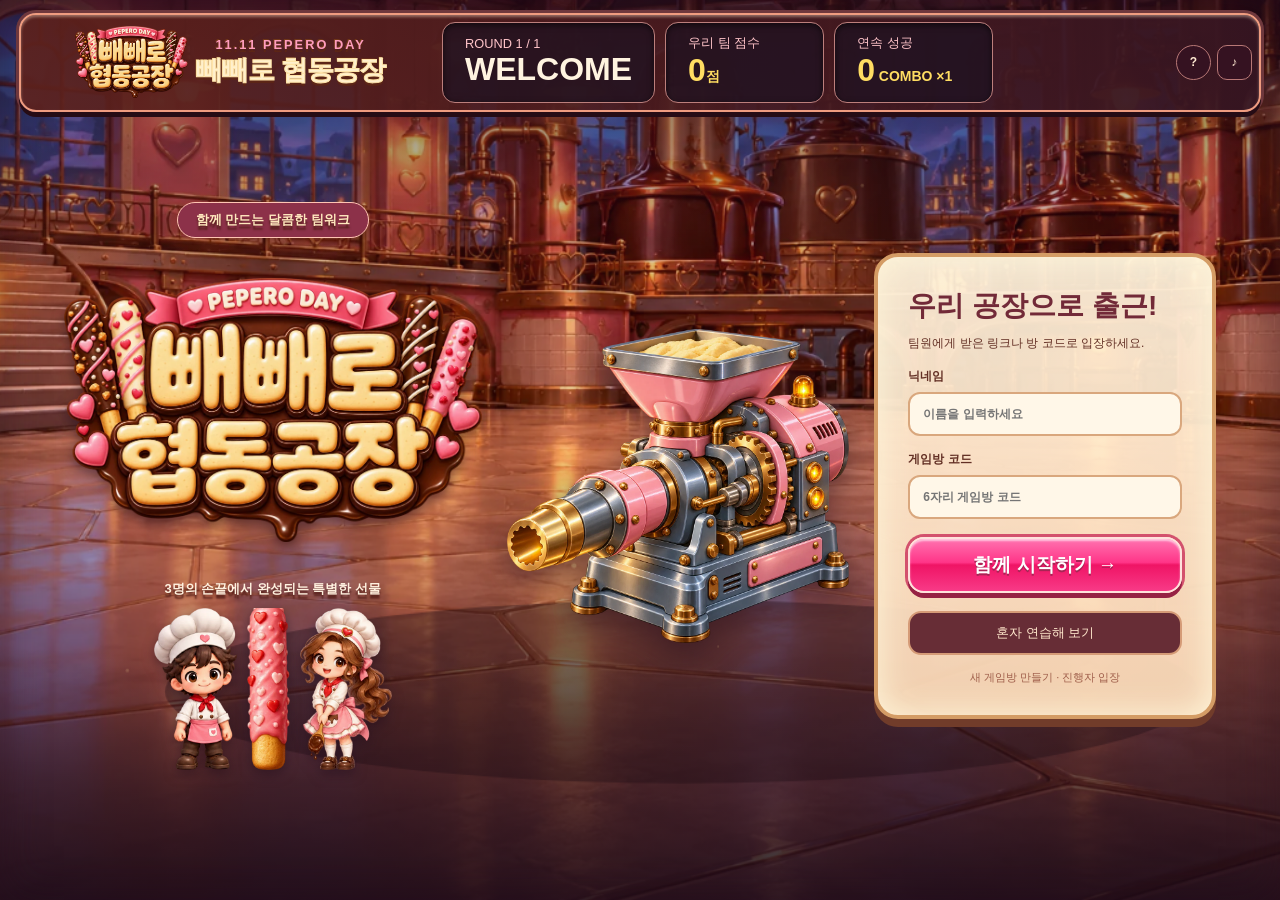
<file: index.html>
<!doctype html><html lang="ko"><head><meta charset="utf-8"><meta name="viewport" content="width=device-width,initial-scale=1"><title>빼빼로 협동공장</title><link rel="stylesheet" href="./style-2f08e0387b89.css"></head><body><div id="root"></div><script>window.PEPERO_API_URL="https://qsarowamxhwhxdhzqxeh.supabase.co/functions/v1/pepero-game"</script><script type="module" src="./app-2f08e0387b89.js"></script></body></html>
</file>
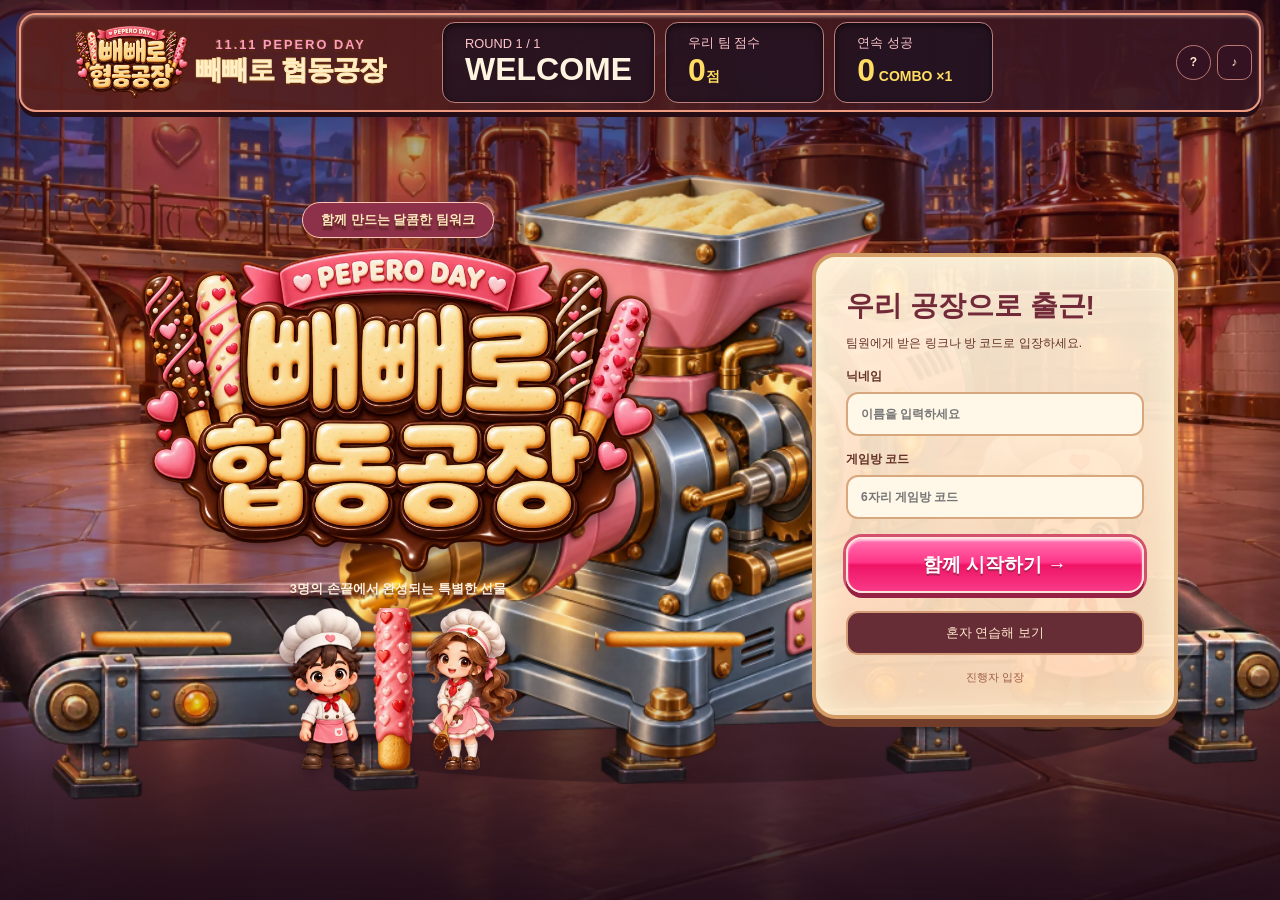
<file: design/index.html>
<!doctype html><html lang="ko"><head><meta charset="utf-8"><meta name="viewport" content="width=device-width,initial-scale=1"><title>빼빼로 협동공장</title><link rel="stylesheet" href="./style.css?v=c1ffe3117534"></head><body><div id="root"></div><script>window.PEPERO_API_URL="https://qsarowamxhwhxdhzqxeh.supabase.co/functions/v1/pepero-game"</script><script type="module" src="./app.js?v=c1ffe3117534"></script></body></html>
</file>
<file: style-2f08e0387b89.css>
@import url('https://fonts.googleapis.com/css2?family=Gowun+Dodum&family=Noto+Sans+KR:wght@400;500;600;700;800;900&display=swap');

.host-route .join-panel form,.host-route .join-panel .or,.host-route .join-panel .practice-button,.host-route .join-panel .admin-entry{display:none}.host-create-card{padding:25px 0 15px}.host-create-card p{line-height:2.6;color:#a88973;font-size:13px;margin-bottom:25px}.host-create-card a{display:block;text-align:center;font-size:11px;color:#bc8b77;margin:18px 0}.host-route .restore-link{margin-top:18px!important}
:root{--pink:#ed628b;--brown:#55382e;--border:#f0e5dd}*{box-sizing:border-box}body{margin:0;color:var(--brown);background:#fcfaf6;font-family:'Noto Sans KR',sans-serif;font-size:13px}button,input,select{font:inherit}button{cursor:pointer;display:inline-flex;align-items:center;justify-content:center;gap:8px;border:0;background:none;color:inherit;transition:transform .15s,background .2s}button:hover{filter:brightness(.98);transform:translateY(-1px)}button:disabled{opacity:.45;cursor:not-allowed;transform:none}button:focus-visible,a:focus-visible{outline:3px solid #ed8bac;outline-offset:3px}input,select{border:1px solid #eadfd7;border-radius:9px;padding:11px 12px;background:#fffcfa;outline:none;width:100%;color:var(--brown)}input:focus,select:focus{border-color:var(--pink);box-shadow:0 0 0 3px #ed628b12}h1,h2,h3,p{margin:0}b,strong{font-weight:800}a{color:inherit;text-decoration:none}.sidebar{width:210px;position:fixed;inset:0 auto 0 0;padding:36px 23px 22px;background:#fffdf9;border-right:1px solid var(--border);display:flex;flex-direction:column;z-index:10}.brand{display:flex;align-items:center;gap:11px}.brand>b{font-family:'Gowun Dodum',sans-serif;font-size:23px;font-weight:900;letter-spacing:-1.3px;line-height:1.2}.brand>b>span{display:block;color:var(--pink);font-size:20px;letter-spacing:-.8px}.brand-mark{position:relative;width:45px;height:51px;background:#f9d6df;border-radius:12px;color:#dd5980;font-size:20px;display:grid;place-items:center;transform:rotate(-8deg);border:2px solid #fff;box-shadow:0 2px 0 #f1b6c8}.brand-mark span{position:absolute;color:#713c28;font-size:31px;top:19px}.side-divider{height:1px;background:var(--border);margin:30px 0 25px}.nav-label{font-size:9px;color:#b6a094;letter-spacing:1.3px;font-weight:700;padding-left:12px}nav{display:flex;flex-direction:column;gap:8px;margin-top:14px}nav button{padding:14px 13px;justify-content:flex-start;font-weight:600;color:#927e71;border-radius:10px;white-space:nowrap}nav button.active{background:#fce8ed;color:#d94e79;font-weight:800}nav button>svg:last-child:not(:first-child){margin-left:auto}.side-note{margin-top:auto;margin-bottom:50px;text-align:center;background:linear-gradient(#fff4ed,#ffefef);border:1px solid #f5e4dc;border-radius:14px;padding:22px 5px}.side-note>span{font-size:37px;display:block;transform:rotate(-14deg);margin-bottom:10px}.side-note>b{font-size:13px}.side-note p{font-size:11px;color:#a18c7b;line-height:1.9;margin:9px 0}.side-note>div{color:#e8a6b8;letter-spacing:8px}.side-bottom{font-size:10px;color:#978576;text-align:center}.side-bottom small{font-size:8px;display:block;margin-top:12px;letter-spacing:.5px;color:#c0ada0}.status-dot{width:6px;height:6px;background:#7eaf87;border-radius:50%;display:inline-block;flex-shrink:0;margin-right:4px}.status-dot.offline{background:#d3c6bf}.main-shell{margin-left:210px}.topbar{height:75px;display:flex;align-items:center;justify-content:space-between;padding:0 36px;border-bottom:1px solid var(--border);background:#fffdf9}.breadcrumb{display:flex;align-items:center;gap:12px;color:#ab9789;font-size:11px}.breadcrumb b{font-weight:600;color:#735449}.top-actions{display:flex;align-items:center;gap:16px}.date-pill{font-size:10px;font-weight:700;color:#ca7d89;background:#fff0f1;border-radius:20px;padding:6px 11px;display:flex;align-items:center;gap:7px}.icon-button{color:#9b8578;padding:4px}.profile{width:32px;height:32px;background:#f9e5dc;color:#ba7d6c;border-radius:50%;display:grid;place-items:center;font-size:20px}main{padding:30px 36px 15px;max-width:1700px;margin:auto}.page-heading{display:flex;justify-content:space-between;align-items:center;margin-bottom:25px;gap:15px}.eyebrow{font-size:9px;letter-spacing:1.8px;color:#c5907d;font-weight:700}h1{font-size:26px;letter-spacing:-1.3px;margin:7px 0 9px;font-weight:800}h1>span{color:#ed7493;font-size:22px;margin-left:5px}.page-heading p{color:#a18d7f;font-size:11px}.panel{border:1px solid var(--border);border-radius:15px;background:#fffefb;box-shadow:0 3px 8px #6f433003;overflow:hidden}.panel-title{display:flex;align-items:center;justify-content:space-between;font-size:14px;font-weight:800;gap:8px}.panel-title>span:first-child{display:flex;align-items:center;gap:8px}.panel-title svg{color:#d89088}.soft-tag{font-size:9px;color:#bb9480;font-weight:600;background:#fbf3e9;border-radius:20px;padding:5px 9px;white-space:nowrap}.landing-grid{display:grid;grid-template-columns:minmax(0,1.65fr) minmax(310px,1fr);gap:23px;margin-bottom:24px}.hero{height:292px;border-radius:16px;background:#fce0df;position:relative;overflow:hidden;border:1px solid #f4d5cc}.hero-copy{position:relative;padding:29px;z-index:2;width:54%;background:linear-gradient(90deg,#ffe8df 70%,transparent)}.season-tag{font-size:9px;padding:5px 9px;border:1px solid #e8b8aa;background:#ffefdf;border-radius:15px;color:#b3785d;font-weight:700;white-space:nowrap}.hero h2{font-family:'Gowun Dodum',sans-serif;font-size:47px;line-height:1.08;letter-spacing:-2.5px;margin:18px 0 10px;color:#673d2b;font-weight:900;text-shadow:2px 2px 0 #fff4d8;position:relative}.hero h2 strong{font-size:50px}.hero h2 i{position:absolute;font-size:26px;top:5px;left:157px;color:#e98a96;transform:rotate(15deg);text-shadow:none}.hero-copy p{font-size:12px;color:#8b5a47;font-weight:600}.hero-tags{display:flex;gap:6px;margin-top:12px;white-space:nowrap}.hero-tags>span{font-size:9px;padding:4px 7px;border-radius:5px;background:#fff8e8bb;color:#a17762}.hero-art{position:absolute;right:-2px;top:0;width:58%;height:100%;background-image:url('./reference.webp');background-size:auto 1070px;background-position:59% 0;background-repeat:no-repeat;mask-image:linear-gradient(90deg,transparent,black 17%);filter:saturate(.85)}.hero-ribbon{position:absolute;z-index:3;bottom:0;width:100%;background:#7e4939ec;color:#fff5e2;text-align:center;font-size:11px;font-weight:600;padding:9px}.hero-spark{position:absolute;z-index:3;color:#fff4b6;font-size:25px}.s1{right:23px;top:24px}.s2{right:32%;bottom:50px;font-size:35px}.stats-strip{display:flex;border:1px solid var(--border);border-radius:12px;background:#fffefb;margin-top:13px;padding:16px 7px;justify-content:space-around}.stats-strip>div{display:flex;align-items:center;gap:11px;padding:0 10px;border-right:1px solid var(--border);flex:1;justify-content:center}.stats-strip>div:last-child{border:0}.stats-strip svg{color:#d1a178;stroke-width:1.7;width:23px}.stats-strip>div:nth-child(2) svg{color:#e58f9f}.stats-strip span{font-size:9px;color:#ac9483}.stats-strip b{display:block;font-size:13px;margin-top:3px;color:#765444}.stats-strip small{font-size:9px;color:#b09a88;font-weight:400}.join-panel{padding:24px 26px 15px}.tiny-label{font-size:8px;letter-spacing:1.2px;color:#b1a088;font-weight:700}.join-panel h2{font-size:18px;letter-spacing:-.6px;margin-top:11px}.join-panel>p{font-size:10px;color:#ae9787;margin-top:6px}.join-panel form{margin-top:18px}.join-panel label{display:block;font-size:10px;font-weight:700;margin-bottom:12px}.join-panel label span{color:var(--pink)}.join-panel input{display:block;margin-top:6px;padding:11px 12px;font-size:11px;height:39px}.join-panel input::placeholder{color:#c5b4a7}.code-input{letter-spacing:.7px}.primary{background:linear-gradient(#f0799b,#eb5b88);border:1px solid #e95784;box-shadow:0 3px 0 #cc416b15;color:white;border-radius:9px;min-height:41px;padding:10px 17px;font-size:12px;font-weight:700}.primary:hover{background:#e75080}.wide{width:100%;justify-content:center}.primary.wide svg{margin-left:8px}.or{display:flex;gap:10px;align-items:center;color:#c0ac9c;font-size:9px;margin:13px 0 9px;justify-content:center}.or>span{flex:1;height:1px;background:var(--border)}.practice-button{width:100%;padding:9px;border:1px solid #f0d8cc;background:#fff7ec;border-radius:8px;font-size:11px;color:#ad7a58;font-weight:600}.practice-button>svg:last-child{margin-left:auto}.practice-button>svg:first-child{margin-right:auto}.admin-entry{font-size:9px;color:#b7a292;margin:11px auto 0;display:flex;gap:5px}.restore-link{font-size:8px!important;color:#b7a292;text-align:center;margin:5px 0 0!important;cursor:pointer}.restore-link input{display:none!important}.content-grid{display:grid;grid-template-columns:minmax(0,1fr) 310px;gap:23px;align-items:start}.guide{padding:22px}.guide>p{font-size:10px;color:#ac9685;margin-top:8px}.guide-steps{display:grid;grid-template-columns:repeat(3,1fr);gap:13px;margin-top:20px}.guide-step{position:relative;border:1px solid #f2e6d6;background:#fffaf0;border-radius:10px;padding:12px 12px 15px}.step-1{background:#fff4f1;border-color:#f3dfd7}.step-2{background:#fff2f5;border-color:#f4dce2}.step-number{position:absolute;top:10px;left:12px;color:#c28d5e;font-size:11px;font-weight:900;letter-spacing:1px}.step-1 .step-number{color:#ba8b73}.step-2 .step-number{color:#d78c9c}.step-illustration{height:92px;display:flex;align-items:center;justify-content:center;gap:8px;padding-top:8px}.step-illustration .stick-wrap{height:65px;width:23px;transform:rotate(-17deg)}.step-illustration .stick-wrap:nth-child(2){transform:rotate(17deg)}.step-illustration .gift-box{transform:rotate(-8deg);width:44px;height:65px}.choco-pot{font-size:40px;transform:rotate(-8deg)}.guide-step h3{font-size:13px;display:flex;align-items:center;gap:7px;white-space:nowrap;margin-bottom:7px}.guide-step h3 span{font-size:7px;letter-spacing:.6px;color:#c0a58d}.guide-step p{font-size:9px;line-height:1.9;color:#a58a77}.step-arrow{position:absolute;right:-17px;top:65px;border:1px solid #f3e3d9;background:#fffcf8;border-radius:50%;padding:4px;color:#d0a88d;z-index:2}.guide-details{padding-top:24px}.guide-details h3{margin:18px 0 8px;font-size:16px}.guide-details p{line-height:2;color:#927c70;max-width:800px}.event-banner{margin-top:20px;display:flex;align-items:center;padding:18px 24px;border-radius:13px;background:linear-gradient(105deg,#fff5db,#fff0d3 65%,#ffe7b6);border:1px solid #f3e3bf;position:relative;overflow:hidden;height:114px}.event-icon{font-size:33px;margin-right:18px}.event-banner span{font-size:9px;color:#bb9155}.event-banner h3{font-size:17px;color:#997039;margin:4px 0 7px;letter-spacing:-.5px}.event-banner p{font-size:9px;color:#b49669}.gold-sticks{display:flex;gap:10px;margin-left:auto;transform:rotate(24deg);margin-right:12px}.gold-sticks .stick-wrap{height:94px;width:22px}.ranking{padding:21px 20px 0}.live{display:inline-flex;align-items:center;gap:5px;color:#c28173;font-size:8px;letter-spacing:1px;font-weight:700}.live i{width:5px;height:5px;border-radius:50%;background:#ee7a92}.ranking .muted{color:#bba18c;font-size:9px;margin-top:11px;display:flex;justify-content:space-between}.rank-row{display:flex;align-items:center;gap:11px;padding:16px 0 12px;border-bottom:1px dashed #eee2d7;transition:all .4s}.rank-row:last-of-type{border:0}.medal{font-size:21px;width:24px;text-align:center;line-height:1;flex-shrink:0}.medal-3,.medal-4,.medal-5{font-size:14px;font-weight:700;color:#c2ad98}.rank-name{flex:1;min-width:0}.rank-name b{font-size:11px;display:flex;align-items:center;gap:5px;white-space:nowrap}.rank-name em{font-size:7px;font-style:normal;color:#dc6a8d;background:#fff0f4;padding:2px 4px;border-radius:4px}.rank-name small{font-size:8px;color:#b49d8a;display:block;margin:4px 0}.rank-name small>span{margin-left:7px}.rank-track{height:4px;background:#f4ede3;border-radius:8px;overflow:hidden;margin-top:6px}.rank-track i{display:block;background:#efcc81;height:100%;border-radius:8px;transition:width .5s}.rank-row:nth-of-type(4) .rank-track i{background:#e4ae9a}.rank-row:nth-of-type(n+5) .rank-track i{background:#d2c2b2}.rank-row>strong{font-size:15px;white-space:nowrap}.rank-row>strong>small{font-size:9px;font-weight:400;color:#ae9583;margin-left:3px}.ranking-foot{font-size:8px;color:#b09a88;background:#faf6ee;margin:15px -20px 0;padding:11px 8px;display:flex;align-items:center;justify-content:center;gap:7px}.my-team{background:#fff4f6;margin:0 -10px;padding-left:10px;padding-right:10px;border-radius:8px}.page-footer{display:flex;align-items:center;gap:5px;color:#bfaa98;font-size:9px;margin:26px 0 2px}.page-footer svg{color:#dca4a5}.page-footer>span{margin-left:auto;font-size:8px;letter-spacing:1px;color:#c8b7a6}
.biscuit{height:100%;width:18px;margin:auto;border:1px solid #bd854c;background:linear-gradient(90deg,#dfa96b,#f4cd92 45%,#e8b777);border-radius:7px;position:relative;box-shadow:inset 2px 0 0 #ffe2ad,1px 2px 0 #9e6b3820}.biscuit.shape-1{width:26px}.biscuit.shape-2:before{content:'♥';position:absolute;top:-15px;left:-10px;font-size:38px;color:#e8b571;line-height:1;text-shadow:0 -1px #c89559}.biscuit.shape-3:before{content:'★';position:absolute;top:-14px;left:-10px;font-size:39px;color:#e8b571;line-height:1;text-shadow:0 -1px #c89559}.chocolate{position:absolute;top:0;left:-1px;right:-1px;border-radius:6px 6px 5px 5px;box-shadow:inset 2px 1px 1px #ffffff55;overflow:hidden}.chocolate span{position:absolute;font-size:9px;color:#ffbdc4;line-height:1}.chocolate span:nth-child(even){color:#fff4d9}.stick-wrap{height:95px;width:35px;position:relative;padding-top:8px;flex-shrink:0}.stick-wrap.small{height:41px;width:19px;transform:rotate(30deg);padding:0}.small .biscuit{width:9px;border-radius:4px}.small .biscuit:before{font-size:18px;left:-4px;top:-7px}.small .chocolate span{font-size:4px}.golden .biscuit{box-shadow:0 0 15px #ffd45c;background:linear-gradient(90deg,#db9b28,#ffe17c,#dba535)}.gold-stars{position:absolute;right:-9px;top:15px;color:#e6ad31;font-size:22px;animation:twinkle 1.4s infinite}.gift-box{width:47px;height:73px;border:1px solid #df82a3;background:linear-gradient(110deg,#ffd3e1,#ed88ab);border-radius:3px;box-shadow:5px 1px 0 #e98db0,6px 2px 0 #c1748c;position:relative;display:flex;flex-direction:column;align-items:center;justify-content:center;color:#ed6293;font-size:24px;flex-shrink:0;transform:rotate(-4deg)}.gift-box:before{content:'';height:100%;width:8px;background:#ffffff55;position:absolute;left:8px}.gift-box:after{content:'♡';position:absolute;top:4px;right:5px;font-size:13px;color:#fff3f0}.gift-box span{font-size:6px;letter-spacing:1px;color:#fff6ec;z-index:1}.box-1{background:linear-gradient(110deg,#ec8a94,#c73f58);border-color:#b84058;box-shadow:5px 1px 0 #ad354b,6px 2px 0 #8b293d;color:#ffe4d7}.box-2{background:linear-gradient(110deg,#ac7861,#5d342c);border-color:#6c4031;box-shadow:5px 1px 0 #4e3028,6px 2px 0 #3d241f;color:#f9b8bc}.box-3{background:linear-gradient(110deg,#fff2e3,#fff8ea);border-color:#e4bba4;box-shadow:5px 1px 0 #ebd5c6,6px 2px 0 #cfb49f;color:#ee99aa}.outline-button{border:1px solid #e9dace;border-radius:8px;background:#fffcf7;padding:9px 12px;font-size:11px;white-space:nowrap}.error-bar{display:flex;gap:10px;align-items:center;padding:12px 16px;background:#fff0ee;color:#c76353;border:1px solid #f0bdb3;border-radius:10px;margin-bottom:16px}.error-bar button{margin-left:auto}.toast{position:fixed;left:50%;bottom:35px;transform:translateX(-50%);z-index:90;background:#714534;color:#fff7e4;border:1px solid #8e6351;border-radius:15px;padding:17px 26px;box-shadow:0 10px 40px #613c3a30;font-size:14px;font-weight:700;display:flex;gap:12px;align-items:center;animation:pop .3s}.modal-backdrop{position:fixed;inset:0;background:#50362e55;backdrop-filter:blur(5px);z-index:80;display:grid;place-items:center;padding:20px}.mini-modal{position:relative;text-align:center;padding:35px;max-width:470px;width:100%;box-shadow:0 20px 70px #4a231b30}.mini-modal h2{font-size:23px;letter-spacing:-1px;margin:10px 0}.mini-modal p{color:#a48b7c;font-size:12px;line-height:1.9;margin:15px 0 22px}.mini-modal>.primary{margin-top:15px}.mini-modal small{display:block;color:#b3a090;margin-top:15px;font-size:10px}.modal-emoji{font-size:45px}.close{position:absolute;top:16px;right:16px;color:#baa595}.admin-key-note{padding:16px;background:#fff5e7;border-radius:8px;color:#aa8863;font-size:11px;line-height:1.9}.admin-key-note svg{display:inline;margin-right:5px}.loading{padding:40px;display:flex;justify-content:center;gap:15px;align-items:center}.loading button{text-decoration:underline}.spin{animation:spin 2s linear infinite}.game-status{display:flex;align-items:center;justify-content:space-between;background:#fff4eb;border:1px solid #efdaca;border-radius:12px;padding:15px 20px;margin-bottom:20px;gap:15px}.game-status>div:first-child{display:flex;align-items:center;gap:16px}.game-status b{font-size:14px}.status-metrics{display:flex;align-items:center;gap:25px}.status-metrics>span{display:flex;align-items:center;gap:7px;font-size:11px;color:#9d7d64}.status-metrics strong{font-size:22px;color:#724c34;font-variant-numeric:tabular-nums}.status-metrics .score strong{color:var(--pink);margin-left:5px}.last-chance{border:2px solid #e7b34b;background:#fff2ce;box-shadow:0 0 14px #f6c65140}.lobby-avatars{display:flex;justify-content:space-around;text-align:center;padding:30px 15px 35px;gap:15px}.lobby-avatars>div{flex:1}.lobby-avatars h3{font-size:15px;margin:12px 0 7px}.lobby-avatars small{color:#b8a08d;font-size:10px}.lobby-avatars em{display:block;font-size:10px;font-style:normal;color:#de6a8d;margin-top:8px}.lobby>.panel:first-child{padding:23px}.lobby .guide{border:0;box-shadow:none;padding:10px 0 0}.role-tag{font-size:10px;padding:5px 10px;border-radius:5px;background:#fff0d9;color:#bc8c53;display:inline-block}.role-tag.role-1{background:#fce5e1;color:#bf8673}.role-tag.role-2{background:#fce8ef;color:#d98ca2}.waiting-message{display:flex;align-items:center;justify-content:center;gap:8px;font-size:11px;color:#bb9273;padding:15px;border:1px dashed #e9d6c6;border-radius:10px;margin-bottom:15px}.avatar{height:100px;width:85px;position:relative;margin:0 auto 10px}.face{font-size:55px;position:absolute;top:18px;left:8px;line-height:1;z-index:2}.chef-hat{position:absolute;top:-3px;left:16px;font-size:57px;color:#fff7ed;line-height:1;text-shadow:0 -1px #d0a492,1px 0 #cfa394,-1px 0 #cfa394;z-index:3;transform:rotate(-8deg)}.chef-hat:after{content:'♥';position:absolute;color:#f294a8;font-size:16px;left:17px;top:14px}.apron{position:absolute;bottom:0;left:15px;width:55px;height:33px;border:1px solid #d2917d;background:#ffe3b9;border-radius:18px 18px 6px 6px;text-align:center;font-size:21px;color:#e17c8a;z-index:3}.role-1 .apron{background:#ffcad7}.role-2 .apron{background:#fff0e6}.working{animation:bob .65s infinite alternate}.play-grid{grid-template-columns:minmax(0,1fr) 290px;gap:19px}.conveyor-panel{padding:20px 20px 0}.stations{display:flex;justify-content:space-between;align-items:start;gap:12px;margin-top:23px;padding:0 4px 12px}.station{position:relative;flex:1;min-width:0;text-align:center}.station-label{display:flex;align-items:center;justify-content:center;gap:4px;background:#fff1de;font-size:10px;font-weight:700;padding:7px 5px;border-radius:6px;color:#a77b53;position:relative}.station:nth-child(2) .station-label{background:#fce8e0;color:#bb7e64}.station:nth-child(3) .station-label{background:#fce8ef;color:#c87791}.station-label>small{font-size:6px;color:#e96b8c;position:absolute;top:-5px;right:4px;background:#fff3f7;padding:1px 3px;border-radius:3px}.station .avatar{transform:scale(.85);height:86px;margin-top:6px;margin-bottom:2px}.station b{font-size:11px;display:block}.station>small{font-size:8px;display:block;color:#b69b83;margin:5px 0}.queue-badge{border:1px solid #ebdfd2;background:#faf5ed;border-radius:5px;padding:3px 8px;font-size:8px;color:#b19173;display:inline-block}.station-arrow{position:absolute;right:-13px;top:96px;font-size:26px;color:#e4c3a7}.finish-station{width:60px;align-self:center;text-align:center;padding-top:40px}.finish-station>div{font-size:36px}.finish-station b{display:block;font-size:11px}.finish-station>span{font-size:9px;color:#b9a08c}.belt{height:59px;margin:0 -20px;background:#e5ccad;position:relative;border-top:4px solid #c5a788;border-bottom:5px solid #bfa183;overflow:hidden}.belt-track{position:absolute;inset:0;background:repeating-linear-gradient(90deg,#f0ddc4 0 38px,#ceb79c 39px 42px);animation:belt 2s linear infinite}.rush .belt-track{animation-duration:.7s}.belt-product{position:absolute;top:4px;display:flex;align-items:end;gap:2px;transition:left .7s}.belt-product span{font-size:7px;color:#8b6b51}.workstation{margin-top:19px}.workstation>.panel-title{background:#fff7ef;padding:17px 20px;border-bottom:1px solid var(--border)}.nickname{font-size:10px;font-weight:500;color:#af8e74;display:flex;align-items:center;gap:6px}.work-content{display:grid;grid-template-columns:158px minmax(0,1fr);gap:21px;padding:20px}.order-card{background:#fff9ed;border:1px solid #efdfc7;border-radius:9px;overflow:hidden}.order-kicker{display:flex;align-items:center;justify-content:center;gap:7px;background:#f8e9cd;border-bottom:1px solid #eddbc0;font-size:11px;padding:10px;font-weight:800;color:#9b754d}.order-product{display:flex;gap:16px;height:125px;align-items:center;justify-content:center}.order-product>.stick-wrap{height:92px;width:25px;transform:rotate(-22deg)}.order-product .gift-box{width:36px;height:59px;transform:rotate(7deg);font-size:21px}.order-product .gift-box span{font-size:4px}.order-card dl{padding:0 12px;margin:0}.order-card dl>div{display:flex;justify-content:space-between;font-size:9px;border-bottom:1px dashed #eddfca;padding:7px 0;gap:8px}.order-card dt{color:#b49a7d}.order-card dd{font-weight:700;margin:0}.order-footer{padding:9px 5px;text-align:center;font-size:8px;color:#be9b73;margin-top:6px;background:#fcf1da}.gold-order{border-color:#dfb75b;box-shadow:0 0 12px #edd68a35}.gold-label{font-size:9px;color:#b78c24;background:#fff0bc;padding:5px;border-radius:5px;display:block;text-align:center}.work-controls h3{font-size:11px;font-weight:700;display:flex;gap:8px;align-items:center;margin:2px 0 14px;letter-spacing:-.3px}.work-controls h3 span{color:#df8b91;background:#fff0f2;padding:2px 5px;border-radius:4px;font-size:9px}.shape-options,.box-options{display:grid;grid-template-columns:repeat(4,1fr);gap:8px}.shape-options button,.box-options button{position:relative;display:flex;flex-direction:column;gap:7px;border:1px solid #eee1d1;border-radius:8px;background:#fffbf2;padding:14px 6px 10px;font-size:9px;color:#ac8969}.shape-options .stick-wrap{height:80px;width:28px;margin-bottom:5px}.shape-options button>svg{position:absolute;right:4px;top:5px;color:#de7d96}.shape-options button.selected,.box-options button.selected,.coat-options button.selected,.topping-options button.selected{border:1.5px solid #ee87a3;background:#fff2f5;color:#ce6182}.shape-options b{font-size:9px}.work-tip{display:flex;align-items:center;gap:6px;font-size:9px;background:#fcf6ed;color:#b89d82;padding:11px 9px;border-radius:6px;line-height:1.6;margin:15px 0}.work-tip>span{font-size:15px;color:#dba1a4}.work-controls>.primary{font-size:11px;min-height:39px}.timing{height:40px;background:#f2e4d4;position:relative;border:1px solid #e0c8ae;border-radius:8px;margin:20px 0 39px;overflow:visible}.timing>span{position:absolute;top:0;bottom:0;background:repeating-linear-gradient(45deg,#9dc299 0 7px,#b5d1ad 7px 14px);border-left:2px solid #81a67d;border-right:2px solid #81a67d}.timing i{position:absolute;top:-7px;width:5px;height:51px;background:#d75f82;border:2px solid #fff8ef;border-radius:4px;box-shadow:0 1px 3px #81413950;transform:translateX(-50%)}.timing b{position:absolute;font-size:9px;bottom:-24px;left:0;right:0;color:#ad8c73;font-weight:400;text-align:center}.empty-order{text-align:center;padding:25px 5px;color:#b3a18b;font-size:10px;min-height:252px}.empty-order svg{margin:20px auto;width:30px;height:30px;color:#d3c0a5}.empty-order p{margin-bottom:10px}.empty-order small{font-size:8px}.team-footer{display:flex;align-items:center;justify-content:space-between;gap:10px;margin-top:14px;padding:13px 15px;background:#fffdf9;border:1px solid var(--border);border-radius:10px}.team-footer>div{font-size:9px;color:#b59d87}.team-footer b{display:block;margin:5px 0 0 10px;font-size:9px;color:#ac917b;font-weight:500}.sos-button{font-size:10px;background:#fff0ed;border:1px solid #f0ccc2;border-radius:7px;color:#d47965;padding:9px 10px;font-weight:700;white-space:nowrap}.sos-button span{font-size:8px;padding-left:4px;font-weight:500;color:#c99380}.game-right>.panel{margin-bottom:17px}.game-right .rank-row{padding-top:12px;padding-bottom:10px}.combo-card{padding:20px;text-align:center;background:linear-gradient(130deg,#fff9ec,#fff0de)}.combo-card>span{font-size:10px;color:#b3936b}.combo-card>div:nth-child(2){font-size:11px;color:#c89957;margin:7px 0}.combo-card b{font-size:33px;color:#d89541;margin-right:3px}.combo-card p{font-size:8px;color:#b49a7e}.combo-dots{display:flex;justify-content:center;gap:5px;margin-top:12px}.combo-dots i{width:12px;height:7px;border-radius:2px;background:#efdfc7}.combo-dots .filled{background:#ecb956}.activity-card{padding:17px}.activity-card .panel-title{font-size:11px}.activity-card p{font-size:9px;color:#a98d73;line-height:1.8;padding:8px 0;display:flex;align-items:center;gap:6px;border-bottom:1px dashed #eee1d1}.activity-card p:last-child{border:0}.activity-card p>svg{color:#db91a2;flex-shrink:0}.coat-options,.topping-options{display:grid;grid-template-columns:repeat(4,1fr);gap:7px}.coat-options button,.topping-options button{display:flex;flex-direction:column;padding:8px 3px;border:1px solid #eddfd2;border-radius:8px;font-size:8px;gap:6px}.coat-options i{width:28px;height:28px;border:2px solid #ffffff88;border-radius:50%;box-shadow:0 0 0 1px #d5b9a3}.topping-options{margin-top:8px}.topping-options span{font-size:20px}.box-options button{font-size:8px;padding:16px 0 10px}.box-options .gift-box{width:28px;height:48px;margin-bottom:8px;font-size:17px}.box-options .gift-box span{font-size:3px}.drag-board{height:132px;position:relative;border:1px dashed #e4cdbb;background:#fff9f0;border-radius:9px;margin:12px 0 15px;touch-action:none;cursor:grab;display:flex;align-items:center;justify-content:space-between;padding:12px 20px 25px;user-select:none}.drag-start{width:35px;display:flex;justify-content:center;z-index:1;pointer-events:none}.drag-board .stick-wrap{height:70px;transform:rotate(90deg);margin-left:16px;pointer-events:none}.coat-track{position:absolute;top:42%;left:8%;right:8%;height:20px;border-radius:10px;border:2px solid #d9b191;pointer-events:none}.drag-board svg{position:absolute;inset:0;width:100%;height:100%;pointer-events:none;z-index:2}.drag-board small{position:absolute;bottom:8px;left:0;right:0;text-align:center;font-size:8px;color:#ba9980;pointer-events:none}.drag-board .gift-box{width:38px;height:65px;pointer-events:none;transform:none}.drag-arrow{font-size:34px;color:#ebc9ac}.support-popup{position:fixed;bottom:22px;right:28px;z-index:50;display:flex;align-items:center;gap:14px;background:#fff5ee;border:1px solid #efae97;box-shadow:0 10px 30px #a66e4725;border-radius:12px;padding:20px}.support-popup>svg{color:#d77d62}.support-popup b{font-size:12px}.support-popup p{font-size:10px;color:#ba967c;margin-top:6px}.support-popup .primary{font-size:11px}.jam-popup{bottom:110px}.pause-banner{position:fixed;top:76px;left:210px;right:0;text-align:center;display:flex;align-items:center;justify-content:center;gap:8px;padding:12px;background:#f9e9c2;color:#9d7939;z-index:40;font-size:13px;font-weight:700}.countdown-overlay{position:fixed;inset:0;background:#58372deb;z-index:70;color:#fff3db;display:flex;flex-direction:column;align-items:center;justify-content:center;backdrop-filter:blur(8px)}.countdown-overlay>span{font-size:20px}.countdown-overlay>b{font-size:160px;font-weight:900;line-height:1.4;color:#ffc0d1;text-shadow:0 9px 0 #e4658c}.countdown-overlay h2{font-size:19px;letter-spacing:5px}.practice-roles{display:flex;align-items:center;gap:8px;background:#f8f1e7;padding:10px 14px;border-radius:9px;margin-bottom:18px}.practice-roles>span{font-size:10px;margin-right:auto;color:#a28a73}.practice-roles button{font-size:10px;padding:7px 12px;background:#fffbf5;border:1px solid #e4d8c8;border-radius:6px}.practice-roles button.selected{background:#fbe1e9;border-color:#eda7bc;color:#cf6384}.round-end{text-align:center;padding:45px 20px;margin-top:20px}.round-end>span{font-size:45px}.round-end h2{font-size:20px;margin:20px 0 10px}.round-end p{font-size:12px;color:#aa8f77;margin-bottom:20px}.round-end>b{font-size:21px;color:#dc6b8b}.large-rank{max-width:950px;margin:auto}.board-top{display:flex;justify-content:space-between;align-items:center;margin-bottom:18px}.board-top h2{font-size:19px}.board-top h2 span{font-size:10px;margin-left:15px;color:#b69c86}.large-rank .rank-row{padding:20px 10px}.large-rank .rank-name b{font-size:19px}.large-rank .rank-name small{font-size:11px}.large-rank .rank-row>strong{font-size:30px}.large-rank .rank-track{height:8px}.board-mode .sidebar,.board-mode .topbar{display:none}.board-mode .main-shell{margin:0}.board-mode .large-rank{max-width:1250px}.board-mode .rank-row{padding:24px 15px}.board-mode .rank-name b{font-size:25px}.admin-grid{display:grid;grid-template-columns:1fr 265px;gap:20px;margin-bottom:20px}.admin-control,.admin-tools{padding:22px}.admin-buttons{display:flex;gap:10px;flex-wrap:wrap;margin:20px 0}.settings-row{display:flex;gap:12px;align-items:end;flex-wrap:wrap;border-top:1px solid var(--border);padding-top:20px}.settings-row label{font-size:10px;flex:1;min-width:95px;color:#ab9078}.settings-row input{display:block;margin-top:7px;padding:8px}.settings-row .check-label{display:flex;align-items:center;gap:5px;flex:0;white-space:nowrap;margin-bottom:10px}.check-label input{width:auto;margin:0;accent-color:var(--pink)}.manual-events{display:flex;gap:10px;align-items:center;border-top:1px solid var(--border);margin-top:20px;padding-top:17px;flex-wrap:wrap}.manual-events>span{font-size:10px;color:#b29980}.manual-events button{font-size:10px}.admin-tools h3{font-size:14px;margin-bottom:12px}.admin-tools p{font-size:10px;color:#ae947c;margin-bottom:17px}.admin-tools>button{display:flex;width:100%;font-size:10px;margin-bottom:10px}.danger-button{border:1px solid #eecac4;border-radius:8px;color:#c47565;padding:9px}.team-grid{display:grid;grid-template-columns:repeat(3,1fr);gap:18px}.admin-team{padding:18px}.team-card-head{display:flex;justify-content:space-between;margin-bottom:12px}.team-card-head span{font-size:9px;letter-spacing:1px;color:#be9d83}.team-card-head b{font-size:13px;color:var(--pink)}.admin-team>input{font-size:15px;font-weight:800;background:transparent;padding:7px 0;border:0;border-bottom:1px solid var(--border);border-radius:0}.team-slots>div{display:flex;align-items:center;gap:8px;margin:15px 0}.slot-icon{width:28px;height:28px;background:#fff0d6;display:grid;place-items:center;border-radius:8px;color:#b99365;font-size:11px;font-weight:700}.slot-icon.role-1{background:#fae5df;color:#c28b77}.slot-icon.role-2{background:#fce5ed;color:#cf849c}.team-slots>div>div{flex:1}.team-slots small{display:block;color:#b79c84;font-size:8px}.team-slots b{font-size:11px;display:block;margin-top:3px}.team-slots select{width:76px;padding:5px 2px;font-size:8px}.team-production{display:flex;justify-content:space-between;border-top:1px dashed #eddfd0;padding-top:12px}.team-production span{font-size:9px;color:#b49a80}.team-production b{color:#95724e;margin-left:2px}.admin-team>p,.admin-team details{font-size:9px;color:#b3967b;margin-top:10px}.admin-team details p{font-size:9px;padding:5px;border-bottom:1px solid #eee1d2}.admin-team summary{cursor:pointer}.ceremony{text-align:center;padding:40px;position:relative;background:radial-gradient(ellipse at top,#fff1db,transparent 70%),#fffdfa}.confetti{font-size:30px;letter-spacing:25px;color:#ed9caa;animation:twinkle 3s infinite;margin-bottom:20px}.ceremony h2{font-size:32px;letter-spacing:-1px;margin:15px 0 10px}.ceremony>p{font-size:12px;color:#b49b82}.podium{display:flex;align-items:end;justify-content:center;gap:20px;margin:45px 0 25px}.podium-card{width:230px;padding:25px 16px;border:1px solid #e6d6c3;background:#faf4e9;border-radius:15px;animation:reveal 1s both}.podium-card>span{font-size:55px;display:block}.podium-card>small{font-size:10px;color:#b49673;display:block;margin:12px 0}.podium-card h3{font-size:20px;letter-spacing:-.7px;margin-bottom:10px}.podium-card>b{font-size:32px;color:#b28b56;display:block}.podium-card>b small{font-size:11px}.podium-card>div{font-size:9px;color:#b69b7d;margin-top:10px}.place-0{padding-top:45px;padding-bottom:35px;background:linear-gradient(#fff1c8,#ffebbd);border-color:#e3bc60;box-shadow:0 0 40px #f9df9b35}.place-0>b{color:#c7952c}.special-awards{display:flex;justify-content:center;gap:15px;margin:30px 0}.special-awards>div{display:flex;flex-direction:column;align-items:center;gap:8px;background:#fff5ee;border:1px solid #eedccb;padding:17px 23px;border-radius:10px}.special-awards svg{color:#d9a167}.special-awards small{font-size:9px;color:#b69a7d}.special-awards b{font-size:12px}.all-results{max-width:650px;margin:30px auto 0;text-align:left}@keyframes belt{to{transform:translateX(42px)}}@keyframes bob{to{translate:0 -4px}}@keyframes twinkle{50%{opacity:.5;filter:brightness(1.2)}}@keyframes spin{to{rotate:360deg}}@keyframes pop{from{opacity:0;bottom:20px}}@keyframes reveal{from{opacity:0;transform:translateY(30px)}to{opacity:1;transform:translateY(0)}}
@media(min-width:1500px){.sidebar{width:240px;padding-left:30px;padding-right:30px}.main-shell{margin-left:240px}main{padding:36px 45px}.topbar{padding:0 45px}.hero{height:330px}.hero-copy{padding:34px}.hero h2{font-size:56px}.hero h2 strong{font-size:60px}.hero-art{background-size:auto 1220px}.join-panel{padding:28px 32px}.join-panel form{margin-top:24px}.join-panel input{height:45px}.landing-grid{grid-template-columns:1.9fr 1fr}.content-grid{grid-template-columns:minmax(0,1fr) 350px}.guide-steps{gap:20px}.step-illustration{height:113px}.guide-step{padding:17px}.guide-step p{font-size:11px}.guide-step h3{font-size:15px}.ranking .rank-row{padding:20px 0 14px}.rank-name b{font-size:13px}.rank-name small{font-size:9px}.rank-row>strong{font-size:18px}.play-grid{grid-template-columns:minmax(0,1fr) 320px}.work-content{grid-template-columns:190px minmax(0,1fr);padding:25px;gap:25px}.shape-options .stick-wrap{height:105px}.order-product{height:150px}.work-controls h3{font-size:13px}.shape-options b{font-size:11px}.station .avatar{transform:scale(1);height:100px}.station-label{font-size:12px}.station b{font-size:13px}.station>small{font-size:10px}.pause-banner{left:240px}}
@media(max-width:1200px){.sidebar{width:175px;padding:28px 15px}.main-shell{margin-left:175px}.brand>b{font-size:20px}.brand>b>span{font-size:18px}.topbar{padding:0 25px}main{padding:25px}.landing-grid{grid-template-columns:1.45fr 1fr;gap:18px}.hero-copy{padding-left:20px;width:59%}.hero h2{font-size:42px}.hero h2 strong{font-size:44px}.hero h2 i{left:140px}.hero-art{width:57%;background-position:58% 0}.hero-tags{gap:4px}.hero-tags>span{font-size:8px;padding:3px 5px}.join-panel{padding:23px 20px 15px}.join-panel h2{font-size:16px}.content-grid{grid-template-columns:minmax(0,1fr) 265px;gap:18px}.guide{padding:18px}.guide-step{padding-left:9px;padding-right:8px}.guide-step h3{font-size:11px;gap:4px}.guide-step h3 span{font-size:6px}.guide-step p{font-size:8px}.guide-steps{gap:11px}.ranking{padding:18px 16px 0}.rank-row{gap:8px}.ranking-foot{margin-left:-16px;margin-right:-16px}.play-grid{grid-template-columns:minmax(0,1fr) 250px;gap:15px}.work-content{grid-template-columns:135px minmax(0,1fr);gap:14px;padding:15px}.work-controls h3{font-size:10px}.shape-options,.box-options{gap:5px}.station-label{font-size:9px}.station-label>svg{width:12px}.finish-station{width:40px}.station .avatar{width:76px}.stations{gap:10px}.conveyor-panel{padding-left:15px;padding-right:15px}.panel-title{font-size:12px}.team-footer{padding:10px}.sos-button{font-size:9px}.admin-grid{grid-template-columns:1fr 220px}.admin-control,.admin-tools{padding:18px}.admin-buttons .outline-button,.admin-buttons .primary{font-size:10px;padding:9px}.team-grid{grid-template-columns:repeat(2,1fr)}.pause-banner{left:175px}}
@media(max-width:1000px){.sidebar{width:78px;padding:26px 12px}.brand{justify-content:center}.brand>b,.side-note,.nav-label,.side-bottom{display:none}.brand-mark{width:41px}.side-divider{margin:24px 0}nav button{font-size:0;padding:15px;justify-content:center}nav button>svg:last-child:not(:first-child){display:none}nav button>svg{width:20px;flex-shrink:0}.main-shell{margin-left:78px}.page-heading h1{font-size:23px}.landing-grid{grid-template-columns:1.3fr 1fr}.hero-copy{padding-left:18px}.hero h2{font-size:37px}.hero h2 strong{font-size:41px}.hero h2 i{left:125px}.hero-copy p{font-size:10px}.season-tag{font-size:8px}.stats-strip>div{gap:6px;padding:0 6px}.stats-strip svg{width:18px}.stats-strip b{font-size:10px}.stats-strip small{font-size:7px}.pause-banner{left:78px}.play-grid{grid-template-columns:minmax(0,1fr) 230px}.station .avatar{scale:.85}.station-label{font-size:8px}.station-label svg{display:none}.station>small{font-size:7px}.work-content{grid-template-columns:115px minmax(0,1fr);gap:12px;padding:12px}.order-card dl{padding:0 8px}.order-card dl>div{font-size:8px}.order-product{gap:12px}.shape-options .stick-wrap{height:65px}.shape-options b{font-size:8px}.work-tip{font-size:8px}.team-footer>div{max-width:170px}.game-status{padding:13px}.status-metrics{gap:14px}.game-status b{font-size:11px}.admin-grid{grid-template-columns:1fr}.admin-tools{display:flex;align-items:center;gap:15px;flex-wrap:wrap}.admin-tools>button{width:auto;margin:0}.admin-tools h3,.admin-tools p{margin:0}}
@media(max-width:800px){.landing-grid{grid-template-columns:1fr}.hero{height:300px}.hero-copy{padding:30px;width:55%}.hero h2{font-size:48px}.hero h2 strong{font-size:52px}.hero h2 i{left:170px}.hero-art{background-size:auto 1100px;background-position:59% 0}.join-panel{padding:25px}.join-panel form{display:flex;gap:12px;flex-wrap:wrap}.join-panel label{flex:1;min-width:150px;margin:0}.join-panel h2{font-size:20px}.content-grid{grid-template-columns:1fr}.game-right{display:grid;grid-template-columns:1fr 1fr;gap:15px}.game-right>.ranking{grid-row:span 2}.game-right>.panel{margin:0}.guide-step p{font-size:10px}.guide-step h3{font-size:14px}.guide-step h3 span{font-size:7px}.guide-step{padding:15px}.step-illustration{height:100px}.rank-name b{font-size:12px}.work-content{grid-template-columns:160px minmax(0,1fr);gap:20px;padding:20px}.shape-options .stick-wrap{height:85px}.order-card dl>div{font-size:10px}.work-controls h3{font-size:11px}.work-tip{font-size:10px}.shape-options b{font-size:10px}.station .avatar{scale:1;transform:scale(.9)}.station-label{font-size:11px}.station-label svg{display:block}.station>small{font-size:9px}.ceremony{padding:25px}.podium{gap:10px}.podium-card{width:31%;padding:20px 8px}.podium-card h3{font-size:16px}.podium-card>div{font-size:7px}.special-awards{gap:8px}.special-awards>div{padding:12px}.page-footer>span{display:none}}
@media(max-width:550px){.sidebar{display:none}.main-shell{margin-left:0}.topbar{height:58px;padding:0 18px}.breadcrumb{font-size:9px;gap:7px}.date-pill{display:none}main{padding:20px 15px 12px}.top-actions{gap:13px}.page-heading{align-items:start;margin-bottom:20px}.page-heading h1{font-size:22px;line-height:1.45;letter-spacing:-1px}.page-heading p{font-size:10px;line-height:1.7}.eyebrow{font-size:7px;letter-spacing:1.5px}.page-heading>.outline-button{font-size:8px;padding:8px;flex-wrap:wrap;min-width:90px}.hero{height:280px}.hero-copy{padding:26px 20px;width:60%}.hero h2{font-size:43px}.hero h2 strong{font-size:47px}.hero h2 i{left:148px}.hero-art{width:57%;background-size:auto 1030px;background-position:58% 0}.hero-copy p{font-size:11px}.hero-ribbon{font-size:9px}.season-tag{font-size:8px}.hero-tags>span{font-size:7px}.stats-strip{padding:14px 4px}.stats-strip>div{gap:7px;padding:0 3px}.stats-strip svg{width:18px}.stats-strip b{font-size:10px}.stats-strip small{display:none}.stats-strip span{font-size:8px}.join-panel{padding:23px}.join-panel label{min-width:100%}.join-panel form{gap:14px}.guide{padding:16px}.guide .panel-title{font-size:12px}.soft-tag{font-size:7px;padding:4px 7px}.guide-steps{gap:8px}.guide-step{padding:13px 7px}.guide-step h3{font-size:11px;display:block;text-align:center}.guide-step h3 span{display:block;font-size:6px;margin-top:4px}.guide-step p{font-size:8px;text-align:center;line-height:1.8;letter-spacing:-.3px}.step-illustration{height:90px}.step-number{font-size:8px;left:8px;top:8px}.step-illustration .stick-wrap{height:58px;width:20px}.step-arrow{right:-12px;padding:2px}.step-arrow svg{width:12px;height:12px}.event-banner{padding:16px}.event-icon{font-size:25px;margin-right:10px}.event-banner h3{font-size:15px}.event-banner p{font-size:8px}.gold-sticks{margin-right:0;gap:4px}.gold-sticks .stick-wrap{height:74px;width:20px}.game-status{align-items:start;gap:8px;flex-direction:column}.game-status>div:first-child{gap:10px}.status-metrics{width:100%;justify-content:space-between}.status-metrics>span{font-size:10px}.status-metrics strong{font-size:20px}.lobby-avatars{padding:25px 0;gap:7px}.lobby-avatars .avatar{transform:scale(.8);width:75px;margin-bottom:0}.lobby-avatars h3{font-size:11px}.role-tag{font-size:8px;padding:4px 5px}.waiting-message{font-size:9px;padding:10px;line-height:1.8}.practice-roles{flex-wrap:wrap;justify-content:center}.practice-roles>span{width:100%;text-align:center}.practice-roles button{font-size:9px;padding:7px 10px}.stations{gap:9px;padding-left:0;padding-right:0;margin-top:19px}.station-label{font-size:9px;gap:2px}.station-label svg{display:none}.station .avatar{transform:scale(.75);height:80px;width:75px}.station b{font-size:9px}.station>small{font-size:7px}.queue-badge{font-size:7px;padding:3px 6px}.finish-station{width:32px;padding-top:53px}.finish-station>div{font-size:25px}.finish-station b{font-size:9px}.finish-station>span{font-size:8px}.station-arrow{font-size:20px;right:-11px;top:90px}.conveyor-panel{padding-left:12px;padding-right:12px}.conveyor-panel .panel-title{font-size:11px}.conveyor-panel .soft-tag{font-size:6px}.work-content{grid-template-columns:100px minmax(0,1fr);padding:12px;gap:12px}.order-kicker{font-size:9px;padding:8px 4px;gap:4px}.order-product{height:107px;gap:7px}.order-product>.stick-wrap{height:70px;width:20px}.order-product .gift-box{width:28px;height:48px}.order-card dl{padding:0 7px}.order-card dl>div{font-size:7px;padding:7px 0;gap:4px}.order-footer{font-size:6px;padding:8px 1px}.work-controls h3{font-size:9px;line-height:1.5;gap:5px;margin-bottom:12px}.shape-options{gap:4px}.shape-options button{padding:12px 2px 6px}.shape-options .stick-wrap{height:60px;width:20px}.shape-options .biscuit{width:12px}.shape-options .shape-1{width:16px}.shape-options b{font-size:7px}.shape-options .biscuit.shape-2:before{font-size:27px;top:-10px;left:-8px}.shape-options .biscuit.shape-3:before{font-size:28px;top:-10px;left:-8px}.work-tip{font-size:7px;padding:8px 6px;margin:11px 0;line-height:1.7}.work-controls>.primary{font-size:9px;min-height:36px;padding:8px 4px}.work-controls>.primary svg{width:12px}.timing{height:32px;margin:15px 0 35px}.timing i{height:43px}.timing b{font-size:8px}.coat-options,.topping-options,.box-options{gap:4px}.coat-options button,.topping-options button{font-size:6px;padding:6px 1px}.coat-options i{width:23px;height:23px}.topping-options span{font-size:17px}.box-options button{font-size:6px}.box-options .gift-box{width:20px;height:38px;font-size:14px}.box-options .gift-box span{font-size:2px}.drag-board{height:113px;padding:10px 13px 22px}.drag-board small{font-size:6px}.drag-board .gift-box{width:25px;height:48px;font-size:18px}.drag-board .gift-box span{font-size:4px}.drag-board .stick-wrap{height:50px}.drag-arrow{font-size:25px}.team-footer{gap:7px}.team-footer>div{font-size:7px;max-width:160px}.team-footer b{font-size:7px}.sos-button{padding:9px 7px;font-size:8px;gap:4px}.sos-button svg{width:13px}.game-right{display:block}.game-right>.panel{margin-bottom:15px}.ranking .rank-row,.game-right .rank-row{padding:14px 0}.team-grid{grid-template-columns:1fr}.admin-grid{gap:15px}.admin-tools{display:block}.admin-tools h3{margin-bottom:10px}.admin-tools p{margin-bottom:15px}.admin-tools>button{width:100%;margin-bottom:10px}.manual-events{gap:7px}.manual-events>span{width:100%}.manual-events button{font-size:8px;padding:8px}.settings-row label{font-size:9px}.admin-control{padding:16px}.admin-buttons{gap:7px}.admin-buttons .primary,.admin-buttons .outline-button{font-size:9px;padding:9px}.support-popup{left:15px;right:15px;bottom:15px;padding:14px;gap:10px}.support-popup b{font-size:10px}.support-popup p{font-size:8px}.support-popup .primary{font-size:9px;padding:9px;min-height:34px}.jam-popup{bottom:104px}.mini-modal{padding:30px 22px}.mini-modal h2{font-size:20px}.mini-modal p{font-size:11px}.pause-banner{left:0;top:58px;font-size:11px}.page-footer{font-size:8px;justify-content:center}.ceremony{padding:25px 14px}.ceremony h2{font-size:24px}.confetti{font-size:25px;letter-spacing:12px}.podium{gap:7px}.podium-card{padding:16px 4px}.podium-card>span{font-size:37px}.podium-card h3{font-size:11px}.podium-card>small{font-size:7px}.podium-card>b{font-size:24px}.podium-card>div{font-size:6px}.place-0{padding-top:35px;padding-bottom:30px}.special-awards>div{padding:12px 8px}.special-awards b{font-size:9px}.special-awards small{font-size:7px}.large-rank .rank-name b{font-size:15px}.large-rank .rank-row>strong{font-size:25px}.board-top h2{font-size:15px}.board-top h2 span{font-size:8px}.board-top .outline-button{font-size:9px}.round-end h2{font-size:16px}.round-end p{font-size:10px}.toast{min-width:270px;font-size:12px;padding:15px;bottom:25px}}
@media(prefers-reduced-motion:reduce){*,*:before,*:after{animation:none!important;transition:none!important}}

.factory-game{--pink:#ff3485;--cream:#fff0d0;--gold:#ffc762;position:relative;width:100%;height:100dvh;min-height:600px;overflow:hidden;background:#361822;color:var(--cream);font-family:'Malgun Gothic',sans-serif;isolation:isolate}.factory-game *{box-sizing:border-box}.factory-game button,.factory-game input{font:inherit}.factory-game button{cursor:pointer}.factory-game button:disabled{cursor:default;filter:grayscale(.6);opacity:.6}.factory-game button:focus-visible,.factory-game a:focus-visible{outline:3px solid #fff5a9;outline-offset:4px}.factory-game img{object-fit:contain;pointer-events:none;user-select:none}.fg-scene{position:absolute;inset:0;width:100%;height:100%;object-fit:cover;z-index:-3}.fg-vignette{position:absolute;inset:0;pointer-events:none;z-index:-2;box-shadow:inset 0 0 90px #250d1b99;background:linear-gradient(#150a1d60,transparent 30%,transparent 72%,#18081188)}.fg-top{height:11%;min-height:75px;position:absolute;top:1.4%;left:1.5%;right:1.5%;display:flex;gap:10px;align-items:stretch;padding:7px;border:2px solid #ef9c80;border-radius:17px;background:linear-gradient(110deg,#5e211be8,#351522eb);box-shadow:0 5px 0 #260c15,0 0 0 3px #6f383d, inset 0 2px 3px #ffdec56b;z-index:6}.fg-logo{color:#fff0cd;text-decoration:none;display:flex;flex-direction:column;justify-content:center;align-items:center;width:33%;text-shadow:0 3px #5c2516,-1px -1px #713718;white-space:nowrap}.fg-logo small{color:#ff9dbd;font-weight:900;font-size:clamp(10px,1vw,17px);letter-spacing:2px}.fg-logo strong{font-size:clamp(22px,2.7vw,48px);font-weight:1000;letter-spacing:-2px;-webkit-text-stroke:1px #ffe4a8}.fg-hud{border-radius:13px;border:1px solid #bc7f7c;background:#1d1121b8;box-shadow:inset 0 2px 6px #0009;padding:7px 22px;display:flex;justify-content:center;flex-direction:column;min-width:13%}.fg-hud small{font-size:clamp(11px,1vw,16px);color:#ffc4c9}.fg-hud strong{font-size:clamp(22px,2.5vw,44px);line-height:1.15;color:#fff4e0;font-variant-numeric:tabular-nums}.fg-hud em{font-size:14px;font-style:normal}.fg-score strong,.fg-combo strong{color:#ffdd62}.fg-tools{margin-left:auto;display:flex;align-items:center;gap:6px}.fg-tools button{color:#ffe9d2;background:#351221;border:1px solid #b87876;border-radius:50%;min-width:35px;height:35px;font-weight:bold;font-size:12px}.fg-tools button:last-child{border-radius:10px;padding:0 9px}.fg-stationbar{position:absolute;z-index:5;top:15%;left:22%;right:22%;display:flex;gap:8px}.fg-stationbar>div{display:flex;align-items:center;flex:1;min-width:0;background:#2b1725d6;border:1px solid #bc8b87;border-radius:14px;padding:5px 7px;box-shadow:0 4px 9px #180a1a88}.fg-stationbar>div.mine{border:2px solid #ffb1c4;background:#7c2942dc;box-shadow:0 0 18px #ff9ba755}.fg-stationbar img{width:42px;height:58px}.fg-stationbar span{display:flex;flex-direction:column;gap:4px}.fg-stationbar b{font-size:clamp(11px,.95vw,16px);color:#ffcee0}.fg-stationbar small{font-size:11px;white-space:nowrap}.fg-stationbar i{font-size:10px;font-style:normal;color:#b8e9bc;margin-left:auto}.fg-stationbar i.danger{color:#ff435d}.fg-order{position:absolute;top:26%;left:2%;width:16%;max-width:280px}.fg-parchment{background:linear-gradient(115deg,#fff2d9,#ffe4bc);border-radius:14px;border:3px solid #d6a578;color:#5b291e;box-shadow:0 5px 0 #813d29,0 8px 20px #1b0b1b55,inset 0 0 25px #fffbeb}.fg-parchment h3{margin:0;padding:14px 10px;border-bottom:1px dashed #c89970;font-size:clamp(12px,1.1vw,19px);text-align:center}.fg-parchment h3 b{color:#e55172}.fg-order-product{height:clamp(110px,20vh,240px);padding:14px;display:flex;justify-content:center}.fg-order-product img{max-width:90%;height:100%;filter:drop-shadow(4px 6px 3px #a9754c66);transform:rotate(20deg)}.fg-parchment dl{padding:0 12px 12px;margin:0}.fg-parchment dl>div{display:flex;justify-content:space-between;gap:5px;margin:7px 0;font-size:clamp(11px,.95vw,15px)}.fg-parchment dt{color:#b57b57;white-space:nowrap}.fg-parchment dd{margin:0;font-weight:900;text-align:right}.fg-parchment>p{padding:30px 14px;text-align:center;line-height:1.8}.fg-gold{display:block;text-align:center;color:#ae6804;font-size:13px;background:#ffd67d;padding:6px}.fg-team-tag{background:#401823db;padding:12px;margin-top:14px;border:1px solid #ba7b75;border-radius:12px;text-align:center;font-weight:bold;box-shadow:0 4px #1e0c19}.fg-team-tag small{display:block;margin-top:5px;font-weight:normal;color:#e7aaa9;font-size:12px}.fg-options{position:absolute;right:2%;top:26%;width:17%;max-width:300px;padding:10px;background:linear-gradient(#fce8c9f5,#f2cca5f5);border:3px solid #e0ab75;border-radius:14px;box-shadow:0 5px #783a29,0 8px 25px #1a091c66;color:#582821}.fg-options h3{font-size:clamp(13px,1.15vw,20px);margin:0 0 10px;text-align:center}.fg-option-grid{display:grid;grid-template-columns:1fr 1fr;gap:7px}.fg-option-grid button{display:flex;flex-direction:column;align-items:center;justify-content:center;gap:6px;border:2px solid #dfb68a;border-radius:10px;background:linear-gradient(#fff8e8,#f4dfbb);box-shadow:0 3px #c59972;color:#70372b;padding:8px 3px;font-weight:bold;font-size:clamp(10px,.9vw,14px)}.fg-option-grid button.selected,.fg-toppings button.selected{border-color:#ff3986;background:linear-gradient(#fff4ee,#ffc5d8);box-shadow:0 0 0 2px #ff94b9,0 4px #cb4b74}.fg-option-grid img{height:clamp(56px,11vh,124px);width:90%;filter:drop-shadow(3px 5px 2px #9f6b3b44)}.fg-coats img{height:7vh;transform:rotate(15deg)}.fg-toppings{display:grid;grid-template-columns:1fr 1fr;gap:6px;margin-top:10px}.fg-toppings button{background:#fff0d5;border:2px solid #d4a37b;color:#6c3828;padding:10px 2px;border-radius:8px;font-size:11px}.fg-boxes img{height:10vh}.fg-machine-label{position:absolute;left:34%;top:25%;display:flex;gap:10px;align-items:center;padding:7px 16px;border:1px solid #e9bb8d;border-radius:10px;background:#45242ad9;box-shadow:0 5px 12px #130b1d66}.fg-machine-label>span{font-size:24px;font-weight:900;color:#ffc35d}.fg-machine-label small{display:block;font-size:9px;letter-spacing:2px;color:#c78d8d}.fg-machine-label b{font-size:18px;color:#ffdfb8}.fg-machine-label i{font-style:normal;font-size:11px;background:#285b40;border:1px solid #7fbc73;padding:5px;border-radius:6px}.fg-machine-label i.active{animation:fg-light .6s infinite alternate;background:#a95320}.fg-action{position:absolute;z-index:5;bottom:16%;left:28%;right:27%;text-align:center}.fg-instruction{font-size:clamp(12px,1vw,18px);font-weight:bold;text-shadow:0 2px 3px #1d071a;background:#281121b8;display:inline-block;border-radius:15px;padding:7px 16px;margin-bottom:7px}.fg-meter,.fg-progress{position:relative;height:31px;border:3px solid #ffe1b6;border-radius:20px;background:linear-gradient(90deg,#fc3d69,#edab38 28%,#bcda3b 40%,#5ee281 50%,#ddce40 65%,#f13c82);box-shadow:0 0 0 3px #602635,inset 0 3px 5px #0006;margin:0 auto 12px;max-width:520px}.fg-meter>span{position:absolute;top:0;height:100%;background:#36dd6b;border-left:2px solid #f9ffda;border-right:2px solid #f9ffda;box-shadow:0 0 12px #caffb8}.fg-meter>i{position:absolute;top:-8px;width:5px;height:39px;background:#341b30;border:1px solid white;box-shadow:0 0 5px #fff;border-radius:3px;transform:translateX(-50%)}.fg-meter>b{position:absolute;top:3px;left:0;right:0;font-size:11px;color:#fff;text-shadow:0 1px 3px #250720;pointer-events:none}.fg-progress{background:#2f2737}.fg-progress>span{position:absolute;left:0;top:0;height:100%;background:linear-gradient(#90ef88,#1fa75b);border-radius:20px;transition:width .15s}.fg-progress b{position:relative;color:#fff;font-size:14px;line-height:25px;text-shadow:0 1px 2px #29131d}.factory-game .fg-pink{border:2px solid #ffe1dc;border-radius:16px;background:linear-gradient(#ff73b0 0%,#ff3588 45%,#ef1465 50%,#f83a87);box-shadow:0 5px #962144,0 0 0 3px #d3516d,inset 0 2px 2px #fff9;color:#fff;font-weight:900;padding:13px 25px;text-shadow:0 2px #a72554;font-size:19px}.factory-game .fg-pink:active{transform:translateY(3px);box-shadow:0 2px #962144,0 0 0 3px #d3516d}.fg-operate{min-width:260px;max-width:100%;position:relative}.fg-operate small{font-size:10px;margin-left:15px;color:#ffe4c1;letter-spacing:2px}.fg-drag{position:absolute;left:29%;right:29%;top:59%;height:13%;border:2px dashed #ffe9b99c;border-radius:25px;background:#33122355;touch-action:none;cursor:grab;z-index:4}.fg-drag svg{height:100%;width:100%;pointer-events:none}.fg-drag b{position:absolute;bottom:-21px;font-size:11px;left:0;right:0;text-align:center;color:#ffe2b8}.fg-bottom{position:absolute;left:1.5%;right:1.5%;bottom:1.8%;height:11%;min-height:72px;display:flex;gap:15px;align-items:center;padding:8px 16px;background:linear-gradient(#6a3025eb,#391725ed);border:2px solid #e3ad87;border-radius:17px;box-shadow:0 5px #250e1d,inset 0 1px #ffe5a566;z-index:7}.fg-production{width:45%;max-width:650px}.fg-production>small{font-size:12px;color:#ffd9b7}.fg-production>div{display:flex;gap:4px;margin-top:3px}.fg-production span{display:flex;align-items:center;gap:8px;background:#2e1524aa;border:1px solid #af775e;border-radius:8px;padding:2px 12px;flex:1}.fg-production img{height:37px;width:22px}.fg-production b{font-size:23px;color:#ffe4ae}.fg-production em{font-style:normal;font-size:11px;color:#f0b69d}.fg-practice{margin-left:auto;white-space:nowrap}.fg-practice small{display:block;font-size:10px;color:#e8ae9c;margin-bottom:5px}.fg-practice button,.fg-rank-button{background:#4a2028;border:1px solid #c4817a;color:#ffe8cc;border-radius:8px;padding:8px 10px;font-size:12px}.fg-practice button.selected{background:#c85573;color:#fff;border-color:#ffd8ae}.fg-rank-button{margin-left:auto}.fg-sos{height:100%;display:flex;align-items:center;gap:7px;padding:0 16px 0 0;background:linear-gradient(#ff6c9c,#dd154e);border:3px solid #ffcece;border-radius:20px;box-shadow:0 0 0 3px #a31e46,0 0 22px #ff547c55;color:#fff;font-size:28px;font-weight:1000}.fg-sos img{height:90%;width:60px}.fg-sos small{display:block;font-size:11px;font-weight:bold}.fg-entry{position:absolute;inset:18% 8% 13%;display:flex;justify-content:space-between;align-items:center;gap:30px}.fg-title-art{width:55%;text-align:center;text-shadow:0 4px 2px #541f19}.fg-title-art>span{background:#8c3149;border:1px solid #ffc4b3;border-radius:20px;padding:8px 18px;color:#ffe8be;font-weight:bold}.fg-title-art h1{font-size:clamp(55px,7vw,130px);line-height:1.02;letter-spacing:-6px;margin:25px 0 12px;color:#fff2c9;font-weight:1000;-webkit-text-stroke:2px #934c28;filter:drop-shadow(0 7px #3b1919)}.fg-title-art p{font-weight:bold;color:#fff1df}.fg-title-art>div{height:22vh;display:flex;justify-content:center;gap:10px}.fg-title-art img{height:100%;max-width:30%;filter:drop-shadow(0 5px 6px #260f1d88)}.fg-join{width:34%;max-width:440px;min-width:300px;background:linear-gradient(#fff2dced,#ffdcb9ed);padding:30px;border:4px solid #d49c65;border-radius:24px;color:#633025;box-shadow:0 8px #713c2a,inset 0 0 35px #fff8dc}.fg-join h2{font-size:28px;margin:0 0 8px;color:#722a38}.fg-join p{font-size:12px;line-height:1.7}.fg-join label{display:block;font-size:12px;font-weight:bold;margin-top:15px}.fg-join input{display:block;width:100%;padding:13px;margin-top:7px;border:2px solid #d9a77d;border-radius:12px;background:#fff7e8;color:#70382f}.fg-join button{width:100%;margin-top:18px}.fg-secondary{background:#672d36;color:#ffe7cc;border:2px solid #d59b77;padding:11px;border-radius:13px;font-weight:bold}.fg-join a{display:block;text-align:center;color:#9f5e4a;font-size:11px;margin-top:15px}.fg-lobby{position:absolute;inset:27% 15% 17%;text-align:center;background:#281323bb;border:2px solid #cf9981;border-radius:24px;padding:20px}.fg-roomcode{font-size:15px}.fg-roomcode b{font-size:27px;letter-spacing:4px;margin:0 15px;color:#ffb4ca}.fg-roomcode span{background:#742d46;padding:7px 12px;border-radius:9px}.fg-lobby h1{font-size:28px;margin:14px}.fg-lobby-chefs{display:flex;justify-content:center;gap:10%;height:65%}.fg-lobby-chefs>div{display:flex;flex-direction:column;align-items:center;gap:5px;min-width:15%}.fg-lobby-chefs img{height:65%;max-width:100%;min-height:120px}.fg-lobby-chefs b{color:#ffb6ce;font-size:13px}.fg-lobby-chefs strong{font-size:19px}.fg-lobby-chefs small{font-size:11px;color:#c9e4b6}.fg-lobby>p{font-size:13px}.fg-center-message{position:absolute;inset:45% 20%;text-align:center;font-size:30px}.fg-rank{position:absolute;z-index:12;right:2%;top:25%;width:29%;max-width:430px;background:#fff0d6f5;color:#632f29;border:3px solid #c99168;border-radius:15px;box-shadow:0 7px #6c322b;padding:12px}.fg-rank h3{margin:0 0 14px;display:flex;justify-content:space-between}.fg-rank h3 button{border:0;background:none;font-size:23px;color:#803a3e}.fg-rank>div{display:flex;gap:15px;align-items:center;padding:13px 8px;border-bottom:1px solid #d4a580}.fg-rank>div.mine{background:#ffc2d7;border-radius:9px}.fg-rank>div>b{font-size:25px;color:#c8852f}.fg-rank span{flex:1;font-weight:bold}.fg-rank small{display:block;font-weight:normal;font-size:10px;margin-top:5px}.fg-rank strong{font-size:22px}.fg-overlay{position:absolute;z-index:30;inset:0;background:#1d0b23bd;backdrop-filter:blur(6px);display:flex;align-items:center;justify-content:center;flex-direction:column}.fg-dialog{position:relative;width:500px;max-width:90%;padding:35px;background:linear-gradient(#fff0d9,#efc69b);border:4px solid #bf895f;border-radius:25px;text-align:center;color:#622b2a;box-shadow:0 8px #6d2b2b}.fg-dialog h2{font-size:26px}.fg-dialog>img{height:150px;margin:auto}.fg-dialog p{line-height:1.9;font-size:14px}.fg-dialog .fg-meter{margin:25px auto}.fg-close{position:absolute;right:12px;top:8px;background:none;border:0;font-size:28px;color:#71362c}.fg-toast{position:absolute;z-index:20;top:24%;left:50%;transform:translateX(-50%);background:#5c2435f0;border:2px solid #ffdda5;color:#fff0c9;font-weight:bold;padding:12px 24px;border-radius:30px;max-width:70%;text-align:center;box-shadow:0 4px 20px #2e1028aa;pointer-events:none}.fg-feedback{position:absolute;z-index:9;top:43%;left:48%;transform:translate(-50%,-50%);font-size:clamp(35px,5vw,90px);font-weight:1000;font-style:italic;color:#ffe25b;-webkit-text-stroke:2px #99421b;text-shadow:0 5px #6b291f,0 0 25px #ffbc58;animation:fg-pop 1.7s both;pointer-events:none;white-space:nowrap}.fg-feedback.fail{color:#ffacc9;-webkit-text-stroke:1px #8a294a}.fg-feedback small{display:block;font-size:40px;color:white;text-align:center}.fg-combo-pop{position:absolute;left:40%;top:35%;font-size:45px;color:#ffdf50;font-weight:1000;animation:fg-pop 1.7s both;pointer-events:none;text-shadow:0 3px #68231f}.fg-event{position:absolute;top:22%;left:25%;right:25%;text-align:center;z-index:8;padding:7px 15px;border:2px solid #ffba81;border-radius:20px;font-weight:bold;box-shadow:0 0 20px #ff453f77;font-size:15px}.fg-red{background:#c41d3ce8;color:#fff5d5;animation:fg-light .7s infinite alternate}.fg-golden{background:#7e4618e8;color:#ffe26e;top:31%}.fg-finale{box-shadow:inset 0 0 100px #ffce4977}.fg-rush:after{content:'';position:absolute;inset:0;pointer-events:none;border:9px solid #ff335b55;animation:fg-light .5s infinite alternate;z-index:15}.fg-support{position:absolute;z-index:18;right:22%;bottom:30%;display:flex;gap:12px;align-items:center;padding:15px;border:3px solid #ffb5ba;border-radius:20px;background:#7d243de8;box-shadow:0 0 35px #ff528477;animation:fg-support-in .3s}.fg-support img{width:70px;height:90px}.fg-support p{margin:6px 0;font-size:12px}.fg-support .fg-pink{font-size:14px}.fg-countdown strong{font-size:180px;color:#ffe49d;text-shadow:0 7px #982951}.fg-countdown h2{font-size:38px}.fg-notice{position:absolute;z-index:40;top:14%;left:20%;right:20%;padding:12px;border:2px solid #ffabb6;border-radius:12px;background:#a82545f0;text-align:center;font-size:14px}.fg-notice button{margin-left:15px;background:#54182e;color:#fff;border:1px solid #ff9eb9;border-radius:6px}.fg-results{position:absolute;inset:27% 15% 17%;text-align:center;background:#35162adb;border:3px solid #e3ad76;border-radius:25px;padding:15px}.fg-results h1{color:#ffdd80;font-size:34px;margin:5px}.fg-results p{font-size:13px}.fg-podium{display:flex;justify-content:center;align-items:end;height:65%;gap:15px}.fg-podium>div{display:flex;flex-direction:column;align-items:center;padding:10px 20px;background:linear-gradient(#ffe7a3,#c98d38);border:3px solid #ffe7bf;border-radius:20px 20px 0 0;color:#5c2e27;min-width:22%;height:80%}.fg-podium>div.place-0{height:100%;background:linear-gradient(#ffe8a9,#e9a629)}.fg-podium img{height:50%;max-width:130px}.fg-podium b{font-size:30px}.fg-podium strong{font-size:14px}.fg-podium em{font-size:24px;font-style:normal;color:#c83c4c;font-weight:900}.fg-results>.fg-pink{position:absolute;bottom:12px;right:15px;font-size:13px;padding:9px 15px}@keyframes fg-pop{0%{opacity:0;scale:.5}18%{opacity:1;scale:1.15}30%{scale:1}80%{opacity:1}100%{opacity:0;translate:0 -45px;scale:1.05}}@keyframes fg-light{to{filter:brightness(1.4)}}@keyframes fg-support-in{from{transform:translateY(30px);opacity:0}to{transform:translateY(0);opacity:1}}@media(max-width:1100px){.fg-top{gap:5px}.fg-hud{padding:7px 12px}.fg-logo strong{letter-spacing:-1px}.fg-stationbar{left:20%;right:20%}.fg-stationbar img{width:27px;height:42px}.fg-stationbar i{display:none}.fg-machine-label{top:27%;left:33%;padding:5px 10px}.fg-machine-label b{font-size:14px}.fg-machine-label i{display:none}.fg-order{width:17%;top:27%}.fg-options{width:18%;padding:8px;top:27%}.fg-team-tag{font-size:12px;padding:8px}.fg-action{left:25%;right:25%;bottom:17%}.fg-bottom{gap:7px;padding:7px}.fg-production{width:45%}.fg-production span{padding:3px 5px;gap:4px}.fg-production em{font-size:9px}.fg-practice button{padding:7px 5px;font-size:10px}.fg-sos{padding-right:8px;font-size:21px}.fg-sos img{width:38px}.fg-sos small{font-size:9px}.fg-rank-button{font-size:10px;padding:7px}.fg-join{padding:22px}.fg-lobby-chefs{gap:7%}.fg-top .fg-combo{min-width:10%}.fg-combo em{display:block;font-size:9px}.fg-tools{gap:3px}.fg-tools button{min-width:27px;height:29px;font-size:10px}}@media(max-width:760px){.factory-game{min-height:540px;min-width:680px}.fg-entry{inset:18% 4% 12%;gap:10px}.fg-join{min-width:270px;padding:15px}.fg-title-art h1{font-size:62px}.fg-join h2{font-size:22px}.fg-join input{padding:9px}.fg-top{min-height:65px}.fg-logo{width:29%}.fg-logo strong{font-size:20px}.fg-hud strong{font-size:22px}.fg-hud{padding:7px}.fg-tools button:last-child{display:none}.fg-stationbar{top:16%}.fg-machine-label{display:none}.fg-order{top:28%}.fg-parchment h3{padding:9px 3px}.fg-order-product{height:110px}.fg-options{top:28%}.fg-option-grid img{height:60px}.fg-instruction{font-size:10px}.fg-operate{min-width:220px}.fg-production span{padding:2px 4px}.fg-production em{display:none}.fg-team-tag small{font-size:10px}.fg-option-grid button{font-size:10px}.fg-sos img{display:none}.fg-sos{padding:5px 10px}.fg-lobby{inset:28% 9% 17%}.fg-results{inset:28% 9% 17%}}
@media(prefers-reduced-motion:reduce){.factory-game *{animation-duration:.001ms!important;transition-duration:.001ms!important}}

/* Final art pass: raster logo and animated character rigs. */
.fg-logo{flex-direction:row;gap:8px}.fg-logo>img{height:105%;width:28%;max-width:115px}.fg-logo>span{display:flex;flex-direction:column;align-items:center}.fg-logo strong{font-size:clamp(18px,2.1vw,36px);letter-spacing:-1px}.fg-main-logo{height:36vh!important;max-width:100%!important;width:100%;filter:drop-shadow(0 10px 15px #280c1b99)}.fg-title-art>span{display:inline-block;margin-bottom:10px}.fg-title-art>div{height:18vh}.fg-entry{inset:16% 8% 8%}.fg-title-art>p{margin:5px 0 10px}.fg-golden-order{background:linear-gradient(#b47720,#7e431f);color:#ffe7a0;box-shadow:0 0 30px #ffcf6677}.fg-lobby-chefs img{animation:fg-chef-idle 3s ease-in-out infinite}.fg-lobby-chefs>div:nth-child(2) img{animation-delay:-1s}.fg-lobby-chefs>div:nth-child(3) img{animation-delay:-2s}@keyframes fg-chef-idle{50%{transform:translateY(-5px) rotate(1deg)}}

.fg-mini-rank{position:absolute;right:2%;bottom:16%;width:17%;max-width:300px;border:1px solid #c99175;background:#351a2bd9;border-radius:12px;padding:9px;box-shadow:0 4px #1e101d}.fg-mini-rank>b{display:block;font-size:12px;color:#ffc6cf;border-bottom:1px solid #b87a6e;padding-bottom:5px}.fg-mini-rank>div{display:flex;gap:6px;align-items:center;font-size:11px;margin-top:5px}.fg-mini-rank img{height:22px;width:23px}.fg-mini-rank span{flex:1;overflow:hidden;white-space:nowrap;text-overflow:ellipsis}.fg-mini-rank strong{color:#ffdc6f}.fg-rank>div>b img{width:40px;height:40px}.fg-podium .fg-podium-medal{position:absolute;width:40px;height:40px;top:49%;right:5px}.fg-podium>div{position:relative}.fg-event>img{height:23px;width:20px;vertical-align:middle;transform:rotate(25deg);margin-right:6px}.fg-sos>img{width:55px;height:100%}.fg-meter>i{transition:left .075s linear}@media(max-height:760px){.fg-mini-rank{padding:6px;bottom:16%;max-height:100px}.fg-mini-rank>b{font-size:10px;padding-bottom:2px}.fg-mini-rank>div{font-size:10px;margin-top:2px}.fg-mini-rank img{height:17px}.fg-option-grid img{height:9vh}.fg-options{max-height:44%;overflow:auto}.fg-parchment dl>div{margin:5px 0}}

.fg-action{pointer-events:none}.fg-action button{pointer-events:auto}.factory-game{user-select:none}.factory-game input{user-select:text}.fg-drag{top:54%;height:12%}.fg-options .fg-coats img{height:6vh}.fg-coats button{padding:5px 2px}.fg-toppings button{padding:7px 2px}.fg-options:has(.fg-coats){overflow:visible}.fg-options:has(.fg-coats) h3{font-size:clamp(11px,1.1vw,17px)}

.fg-share-input{width:100%;padding:12px;margin:8px 0 22px;color:#692b34;background:#fff4df;border:2px solid #d7a278;border-radius:10px;font-size:12px;user-select:text}

.factory-game img[src$="product-8.webp"]{filter:hue-rotate(70deg) saturate(.7)}

/* Flexible event capacity: scroll only the roster, preserving play controls. */
.fg-rank{max-height:58%;overflow-y:auto;overscroll-behavior:contain}.participant-admin{margin:18px 0}.participant-admin>input{width:100%;padding:10px;border:1px solid #c89478;border-radius:9px}.participant-roster{max-height:360px;overflow:auto;margin:12px 0}.participant-roster>div{display:flex;gap:12px;align-items:center;padding:9px;border-bottom:1px solid #caa48a55}.participant-roster b{flex:1}.participant-roster button,.participant-admin [role=alert] button{padding:6px 12px;margin-left:6px;border:1px solid #c28e74;border-radius:8px}.formation-teams{max-height:65vh;overflow-y:auto;overscroll-behavior:contain}.formation-board.formation-expanded .formation-teams{max-height:70vh}.participant-roster small{min-width:100px}@media(max-width:700px){.participant-roster>div{flex-wrap:wrap}.participant-roster small{min-width:0}}

.fg-mini-rank{max-height:29%;overflow:auto}.team-gap em{color:#ffb5d2;font-size:13px;margin:0 5px;animation:fg-pop 4s both}

.formation-overview{display:grid;grid-template-columns:repeat(6,minmax(0,1fr));gap:6px;margin:12px 0}.formation-overview>div{background:linear-gradient(#6a3040,#38202d);border:1px solid #cfa16b;border-radius:9px;color:#ffe3ae;padding:9px}.formation-overview b,.formation-overview small{display:block}.formation-overview small{font-size:10px;margin-top:4px;color:#f2bfc9}@media(max-width:1000px){.formation-overview{grid-template-columns:repeat(4,minmax(0,1fr))}}@media(max-width:600px){.formation-overview{grid-template-columns:repeat(2,minmax(0,1fr))}}
.formation-teams{grid-auto-rows:max-content;align-content:start}.formation-team{align-self:start}.formation-heading,.formation-summary{flex-wrap:wrap}.formation-summary{justify-content:flex-start}.formation-settings{min-width:0}

/* Keep large-screen compositing light; gameplay indicators retain their own animation. */
.factory-game .fg-overlay{backdrop-filter:none}.factory-game .fg-vignette{box-shadow:inset 0 0 45px #250d1b80}

/* Give the entry artwork and form separate columns. */
.fg-entry-machine{display:none}
@media(min-width:1000px){
 .fg-entry{inset-inline:5%;display:grid;grid-template-columns:minmax(0,1.1fr) minmax(0,.9fr) minmax(280px,.9fr);gap:clamp(12px,2vw,36px)}
 .fg-entry .fg-title-art,.fg-entry .fg-join{width:100%;min-width:0;box-sizing:border-box}
 .fg-entry-machine{display:block;width:100%;height:auto;max-height:60vh;object-fit:contain;filter:drop-shadow(0 12px 14px #27101d80);pointer-events:none}
}

.formation-teams.formation-single{grid-template-columns:minmax(0,540px);justify-content:center}
.formation-team-name{display:grid;gap:6px;margin:0 10px 10px;padding:10px 12px;border:1px solid #e1ac87;border-radius:12px;background:#fff1dc;color:#60332c}
.formation-team-name>label{font-size:13px;font-weight:800}
.formation-team-name>div{display:flex;gap:8px}
.formation-team-name input{flex:1;min-width:0;padding:8px 10px;border:1px solid #d49a7b;border-radius:8px;background:#fffaf3;color:#512c29}
.formation-team-name button{padding:8px 14px;border-radius:8px;background:#a92d58;color:#fff;font-weight:800;white-space:nowrap}
.formation-team-name button:disabled{opacity:.55}
.formation-team-name>small{color:#74463c}

.pack-line{position:absolute;z-index:8;left:25%;right:25%;top:43%;bottom:15%;border:2px solid #d5a176;border-radius:20px;background:linear-gradient(#321b2ad9,#532233eb);box-shadow:0 5px #240d21;padding:12px;text-align:center;display:flex;flex-direction:column;gap:7px}.pack-guide{display:flex;flex-direction:column;gap:5px;font-size:12px;color:#ffe0a4}.pack-guide span{color:#ffcada;font-size:11px}.pack-incoming{position:relative;min-height:75px;flex:1;border:2px solid #77526a;border-radius:14px;background:repeating-linear-gradient(100deg,#342b37 0 40px,#4c3f4d 42px 46px);display:flex;align-items:center;justify-content:center;overflow:hidden}.pack-incoming>small{position:absolute;left:10px;top:7px;font-size:11px;color:#fff1c8}.pack-product{border:0;background:transparent;color:#fff0ce;display:flex;align-items:center;gap:8px;touch-action:none;padding:0 10px;z-index:2;animation:pack-arrive 1s ease-out}.pack-product img{width:65px;height:85px;transform:rotate(65deg);filter:drop-shadow(0 5px 4px #13091488)}.pack-product>b{font-size:12px}.pack-current-box{position:absolute;right:8px;bottom:6px;font-size:10px;color:#ffd5ba}.pack-current-box em{display:block;font-style:normal;color:#ffb3c2;font-weight:bold}.pack-current-box strong{color:#fff0ac}.pack-bins{display:grid;grid-template-columns:repeat(3,1fr);gap:10px;min-height:85px}.pack-bins button{position:relative;border:2px solid #cf9e76;border-radius:13px;background:linear-gradient(#fff0d9,#ebc095);color:#6b2b31;display:flex;flex-direction:column;align-items:center;padding:5px;transition:transform .15s;touch-action:manipulation}.pack-bins button:hover{transform:translateY(-5px);border-color:#ff58a1;box-shadow:0 0 18px #ff99bf88}.pack-bins img{height:65px;width:85px}.pack-bins b{font-size:13px}.pack-bins small{font-size:10px}.pack-line>p{margin:0;color:#ffcfb8;font-size:10px}.pack-empty{justify-content:center;align-items:center;top:51%;bottom:18%;background:#351b2be8}.pack-empty>b{font-size:22px;color:#ffe3a2}.pack-empty>p{font-size:13px;line-height:1.8}.pack-empty>small{font-size:11px;line-height:1.8;max-width:90%}.pack-empty .fg-pink{padding:9px 18px;font-size:14px}.pack-line.is-dragging{border-color:#ffe38a;box-shadow:0 0 30px #ffcf7888}.pack-line.is-dragging .pack-bins button{box-shadow:0 0 15px #ffb15f88}.arcade-personal{position:absolute;z-index:8;top:15%;left:2%;width:17%;padding:9px;border:1px solid #ca9c7e;border-radius:12px;background:#3a1d30d9;display:flex;flex-direction:column;gap:4px}.arcade-personal span{font-size:12px}.arcade-personal span>b{float:right;color:#ffe486;font-size:20px}.arcade-personal small{font-size:10px;color:#f4bccc}.arcade-personal button{font-size:10px;color:#ffdda3;background:#703346;border:1px solid #c18c81;border-radius:6px;padding:5px}.arcade-darkness{position:absolute;inset:0;background:#08091fd9;z-index:2;pointer-events:none;animation:blackout-flicker 1s}.arcade-event,.arcade-boss{position:absolute;left:20%;top:31%;width:23%;z-index:14;background:#482135ed;border:2px solid #ffba91;border-radius:18px;padding:13px;box-shadow:0 7px #271022,0 0 25px #ff569344;color:#ffe6be;text-align:center}.arcade-event h3,.arcade-boss h3{margin:0 0 7px;font-size:17px}.arcade-event em,.arcade-boss em{font-style:normal;font-size:12px;color:#ffb4c9}.arcade-event p{font-size:11px;line-height:1.6;margin:5px}.arcade-event button,.arcade-mission button,.arcade-boss button{color:#fff4df;border:2px solid #ffd0cc;border-radius:10px;background:linear-gradient(#ff6ea6,#e52670);padding:8px 12px;font-size:12px;font-weight:bold;box-shadow:0 3px #7c2147;touch-action:manipulation}.arcade-prize{height:90px;width:100px}.arcade-announcement{position:absolute;z-index:22;top:33%;left:50%;translate:-50% 0;color:#ffe89b;font-size:clamp(25px,4vw,65px);font-weight:1000;white-space:nowrap;text-shadow:0 5px #682436,0 0 30px #ffbc55;pointer-events:none;animation:arcade-announce 1.8s both}.arcade-defects{display:flex;gap:6px}.arcade-defects>div{flex:1;min-width:0;display:flex;flex-direction:column;align-items:center;gap:4px}.arcade-defects img{height:60px;width:40px}.arcade-defects .is-defect{filter:grayscale(.8) hue-rotate(80deg);transform:rotate(25deg)}.arcade-defects b{font-size:11px}.arcade-defects button{padding:4px 9px;font-size:10px;width:100%}.arcade-event-result,.arcade-boss-victory{position:absolute;top:31%;left:25%;right:25%;z-index:13;padding:12px;border:2px solid #ffd68b;border-radius:20px;background:#8c4a26e8;color:#fff0aa;font-weight:bold;text-align:center;font-size:14px;pointer-events:none}.arcade-mission{position:absolute;z-index:13;top:22%;left:24%;right:24%;border:2px solid #e8ba83;border-radius:13px;background:#463047f2;padding:8px 13px;color:#ffe3b8}.arcade-mission>div:first-child{display:flex;justify-content:space-between;font-size:11px}.arcade-mission progress{width:100%;height:10px;accent-color:#ffa34c}.arcade-mission small{font-size:9px;display:block}.arcade-mission button{padding:4px 10px;font-size:10px}.arcade-mission-items{display:flex;gap:5px}.arcade-boss{left:auto;right:21%;width:18%;top:31%}.arcade-boss>img{height:120px;width:90%;animation:boss-idle 2s infinite alternate}.arcade-boss>progress{width:100%;height:15px;accent-color:#ed477b}.arcade-boss>b{display:block;font-size:12px}.arcade-boss button{display:block;width:100%;margin-top:7px}.arcade-boss small{display:block;font-size:9px;margin-top:6px}.arcade-boss.boss-hit{animation:boss-hit .25s}.arcade-boss-victory{top:32%;background:#a1512ee8}.arcade-fever{position:absolute;top:29%;left:28%;right:28%;z-index:15;text-align:center;background:linear-gradient(90deg,#b74624dd,#e9a02aee,#c7443bee);border:2px solid #ffdd7b;border-radius:30px;color:#fff7be;font-size:23px;font-weight:1000;text-shadow:0 3px #773b24;box-shadow:0 0 45px #ffcb6e77;pointer-events:none;animation:fever-glow .65s infinite alternate}.arcade-double{position:absolute;bottom:14%;left:35%;right:35%;z-index:12;text-align:center;background:#8a4a28;color:#ffe599;border:1px solid #ffcf7a;border-radius:20px;font-size:12px;padding:5px}.arcade-leaders{width:650px}.arcade-leaders p{font-size:12px}.arcade-leaders ol{padding-left:20px;text-align:left}.arcade-leaders li{padding:10px;border-bottom:1px solid #c69976;font-size:15px}.arcade-leaders li span{float:right;font-size:12px}.arcade-leaders li small{display:block;font-size:11px;color:#af4b69}.arcade-awards{display:flex;gap:8px;justify-content:center}.arcade-awards span{font-size:11px;border:1px solid #d7a174;border-radius:10px;padding:8px;background:#fff0cd;flex:1}.arcade-awards b{display:block;color:#b73766;margin-top:5px;font-size:14px}.arcade-admin{margin:20px 0}.arcade-admin-buttons{display:flex;flex-wrap:wrap;gap:8px}.arcade-admin-buttons button{border:1px solid #e6b7c1;border-radius:8px;background:#fff0e6;color:#85384f;padding:8px;font-size:12px}.arcade-admin-diagnostics{display:grid;grid-template-columns:repeat(3,1fr);gap:10px;margin-top:15px}.arcade-admin-diagnostics>div{display:flex;flex-direction:column;gap:6px;border:1px solid #edcfc4;border-radius:10px;padding:12px;font-size:13px}.arcade-admin-diagnostics small{font-size:10px;color:#a36f68}.arcade-admin>p{font-size:12px;color:#a5746c}@keyframes pack-arrive{from{transform:translateX(-180px);opacity:0}to{transform:translateX(0);opacity:1}}@keyframes arcade-announce{0%{opacity:0;scale:.6}15%{opacity:1;scale:1.1}30%{scale:1}75%{opacity:1}100%{opacity:0;scale:1.1}}@keyframes boss-idle{to{transform:translateY(-7px) rotate(3deg)}}@keyframes boss-hit{25%{translate:-7px 0;filter:brightness(1.8)}75%{translate:7px 0}}@keyframes fever-glow{to{filter:brightness(1.25);box-shadow:0 0 65px #ffc861aa}}@keyframes blackout-flicker{20%,50%{opacity:.2}30%,80%{opacity:1}}@media(max-width:1100px){.pack-line{left:23%;right:23%;top:43%;padding:8px;gap:5px}.pack-bins{gap:6px}.pack-bins img{height:47px}.pack-bins b{font-size:11px}.pack-product img{height:65px;width:45px}.pack-product>b{font-size:10px}.pack-guide{font-size:10px}.pack-guide span{font-size:9px}.pack-current-box{font-size:9px}.arcade-event{width:25%;left:20%;padding:8px}.arcade-boss{width:20%;right:20%;padding:8px}.arcade-boss>img{height:90px}.arcade-personal{padding:6px}.arcade-personal small{font-size:9px}.arcade-personal button{font-size:9px;padding:3px}.arcade-fever{font-size:17px}.arcade-admin-diagnostics{grid-template-columns:repeat(2,1fr)}}@media(max-width:760px){.factory-game{min-width:0;min-height:640px}.fg-top{left:1%;right:1%}.fg-logo{width:30%}.fg-logo>img{display:none}.fg-logo strong{font-size:15px}.fg-logo small{font-size:8px}.fg-hud{min-width:16%;padding:5px}.fg-hud strong{font-size:20px}.fg-hud small{font-size:8px}.fg-tools button{font-size:10px;min-width:25px}.fg-combo em{font-size:8px}.fg-stationbar{left:1%;right:1%;top:14%;gap:4px}.fg-stationbar b{font-size:10px}.fg-stationbar small{font-size:8px}.fg-stationbar img{width:24px;height:34px}.arcade-personal{left:2%;top:22%;width:42%;height:62px}.arcade-personal span>b{font-size:14px}.arcade-personal small{font-size:8px}.arcade-personal button{position:absolute;right:5px;bottom:5px;font-size:8px;padding:3px}.fg-order{top:33%;width:27%;left:1%}.fg-order-product{height:75px;padding:4px}.fg-parchment h3{font-size:10px;padding:6px 2px}.fg-parchment dl{padding:0 6px 5px}.fg-parchment dl>div{font-size:9px;margin:4px 0}.fg-options{right:1%;width:27%;top:33%;padding:5px;border-width:2px}.fg-options h3{font-size:10px;margin-bottom:5px}.fg-option-grid{gap:4px}.fg-option-grid button{font-size:8px;padding:4px 2px;gap:3px}.fg-option-grid img,.fg-boxes img{height:45px}.fg-options .fg-coats img{height:40px}.fg-toppings{gap:4px}.fg-toppings button{font-size:8px;padding:5px 1px}.fg-team-tag{font-size:9px;padding:5px;margin-top:6px}.fg-team-tag small{font-size:8px}.fg-action{left:29%;right:29%;bottom:16%}.fg-operate{min-width:0;width:100%;font-size:13px!important;padding:10px 3px!important}.fg-operate small{display:none}.fg-instruction{font-size:9px;padding:5px}.fg-meter>b{font-size:8px}.fg-drag{left:29%;right:29%;top:57%;height:10%}.fg-bottom{height:11%;padding:5px;gap:4px;left:1%;right:1%}.fg-production{width:38%}.fg-production>small{font-size:8px}.fg-production span{gap:2px;padding:2px;min-width:0}.fg-production img{width:9px;height:22px}.fg-production b{font-size:14px}.fg-practice{white-space:normal;margin-left:0;max-width:30%}.fg-practice small{font-size:8px}.fg-practice button{padding:4px;font-size:9px}.fg-rank-button{font-size:8px;padding:4px;max-width:42px}.fg-sos{font-size:16px;padding:3px 5px;border-radius:10px}.fg-sos>img{display:none}.fg-sos small{font-size:7px}.fg-mini-rank{display:none}.pack-line{left:29%;right:1%;top:57%;bottom:14%;padding:6px;border-radius:12px;gap:4px}.pack-guide{font-size:9px}.pack-guide span{font-size:8px}.pack-incoming{min-height:50px}.pack-incoming>small{font-size:8px;top:4px;left:5px}.pack-product img{height:50px;width:35px}.pack-product>b{font-size:8px}.pack-current-box{font-size:7px;bottom:3px;right:4px}.pack-bins{gap:4px;min-height:60px}.pack-bins img{height:31px;width:45px}.pack-bins b{font-size:9px}.pack-bins small{font-size:8px}.pack-line>p{font-size:8px}.pack-empty{left:29%;right:2%;top:60%;bottom:16%}.pack-empty>b{font-size:14px}.pack-empty>p{font-size:10px}.pack-empty .fg-pink{font-size:10px;padding:6px 9px}.arcade-event{left:2%;top:29%;width:45%;max-height:32%;overflow:auto;padding:7px}.arcade-event h3,.arcade-boss h3{font-size:12px}.arcade-event p{font-size:9px}.arcade-event button{font-size:10px;padding:6px}.arcade-event .arcade-prize{height:55px;width:60px}.arcade-boss{right:2%;top:25%;width:43%;padding:7px}.arcade-boss>img{height:75px}.arcade-boss button{font-size:10px;padding:6px}.arcade-boss small{font-size:8px}.arcade-mission{top:23%;left:2%;right:2%;font-size:9px}.arcade-mission>div:first-child{font-size:9px}.arcade-mission small{font-size:8px}.arcade-mission-items button{font-size:8px;padding:3px}.arcade-event-result,.arcade-boss-victory{left:2%;right:2%;top:28%;font-size:11px}.arcade-fever{left:5%;right:5%;top:28%;font-size:15px}.arcade-double{left:30%;right:3%;font-size:9px}.fg-lobby{inset:28% 2% 16%;padding:10px}.fg-lobby h1{font-size:20px}.fg-roomcode{font-size:10px}.fg-roomcode b{font-size:20px;margin:0 7px}.fg-lobby-chefs{gap:4%}.fg-lobby-chefs strong{font-size:13px}.fg-lobby-chefs b{font-size:10px}.fg-entry{inset:13% 4% 3%;flex-direction:column;gap:5px;justify-content:center}.fg-title-art{width:100%;height:31%;}.fg-title-art>span,.fg-title-art>div,.fg-title-art>p{display:none}.fg-main-logo{height:100%!important}.fg-join{min-width:0;width:100%;max-width:380px;padding:15px}.fg-join h2{font-size:20px}.fg-join p{font-size:10px}.fg-join label{margin-top:8px}.fg-join button{margin-top:12px;padding:10px;font-size:15px}.fg-dialog{padding:25px 15px}.fg-dialog h2{font-size:20px}.fg-dialog p{font-size:12px}.arcade-awards span{font-size:9px;padding:5px}.arcade-awards b{font-size:11px}.arcade-leaders li{font-size:12px}.fg-support{right:3%;left:3%;bottom:27%;padding:8px}.fg-support img{height:60px;width:45px}.fg-support .fg-pink{padding:8px;font-size:11px}.fg-notice{left:2%;right:2%;top:22%;font-size:11px}.fg-toast{top:21%;font-size:11px;max-width:94%;width:max-content;padding:8px 12px}.fg-results{inset:29% 2% 15%;padding:10px}.fg-results h1{font-size:24px}.fg-podium>div{padding:5px;min-width:28%}.fg-podium strong{font-size:10px}.fg-podium b{font-size:22px}.fg-podium em{font-size:18px}}
.pack-drag-ghost{position:fixed;width:65px;height:140px;transform:translate(-50%,-50%) rotate(20deg);z-index:45;pointer-events:none;filter:drop-shadow(0 8px 8px #1f092a88)}.golden-pack{border-color:#ffe46a;box-shadow:0 0 25px #ffd34c66}.golden-pack .pack-bins img{filter:sepia(.6) saturate(1.4)}.golden-pack .pack-guide:before{content:'황금 포장! 보너스 주문';color:#ffe77e;font-weight:900;font-size:12px}
.factory-game .fg-support{left:1%;right:auto;top:13.5%;bottom:auto;width:20%;padding:6px;gap:4px;flex-wrap:wrap}.factory-game .fg-support>img{width:30px;height:36px}.factory-game .fg-support>div{flex:1}.factory-game .fg-support b{font-size:11px}.factory-game .fg-support p{font-size:9px;margin:3px 0}.factory-game .fg-support .fg-pink{width:100%;padding:5px 8px;font-size:11px;border-radius:9px}.fg-tools button{touch-action:manipulation}@media(max-width:760px){.factory-game .fg-support{top:22%;left:2%;width:44%;right:auto;bottom:auto;padding:5px;gap:3px}.factory-game .fg-support>img{display:none}.factory-game .fg-support .fg-pink{padding:4px;font-size:10px}.fg-rank-button{font-size:0;min-width:32px;max-width:36px}.fg-rank-button:after{content:'순위';font-size:9px;white-space:nowrap}}
.pack-incoming{animation:pack-belt 1.8s linear infinite}.fg-rush .pack-incoming{animation-duration:.9s}.pack-next{position:absolute;right:8px;top:18px;display:flex;gap:8px;opacity:.6;pointer-events:none}.pack-next span{display:flex;flex-direction:column;align-items:center}.pack-next img{height:42px;width:26px;transform:rotate(25deg)}.pack-next small{font-size:8px;color:#f9d3a1}@keyframes pack-belt{to{background-position:92px 0}}@media(max-width:760px){.pack-next{top:12px;right:4px;gap:4px}.pack-next img{height:27px;width:15px}.pack-next small{font-size:7px}}
.coat-catch{position:absolute;z-index:12;left:26%;width:48%;top:39%;bottom:16%;padding:12px 18px;border:2px solid #dca76c;border-radius:22px;background:#2b142ae8;box-shadow:0 12px 32px #12061588,inset 0 0 20px #f9be6c18;color:#fff0d5;text-align:center;display:flex;flex-direction:column;gap:6px}.coat-catch header{display:flex;justify-content:space-between;color:#ffdc81;font-size:clamp(11px,1vw,17px)}.coat-catch header span{color:#ffb5cf}.coat-playfield{position:relative;flex:1;min-height:75px;overflow:hidden;border-radius:12px;background:#1a101680;box-shadow:inset 0 -10px 15px #ffbf7020}.coat-curtain{position:absolute;inset:-35% 28% -25%;opacity:.45}.coat-curtain img{height:100%;width:100%;object-fit:contain}.catch-stick{position:absolute;left:43%;height:90%;width:14%;object-fit:contain;transform:rotate(75deg);top:25%;filter:drop-shadow(0 4px 5px #0008)}.catch-stick.is-coated{animation:catch-stick-bob 1.8s ease-in-out infinite}.catch-shuttle{position:absolute;top:0;transform:translateX(-50%);width:60px;display:flex;flex-direction:column;align-items:center}.catch-shuttle img{height:55px;width:55px;object-fit:contain;transform:rotate(30deg);filter:drop-shadow(0 0 5px #ffd776)}.catch-shuttle b{font-size:11px;padding:2px 5px;background:#763f37;border-radius:6px;white-space:nowrap}.catch-target{position:absolute;top:65%;bottom:3%;width:52px;transform:translateX(-50%);border:2px dashed #ffdf7b;border-radius:50%;background:#ffd76235;box-shadow:0 0 14px #ffe9a6}.catch-target span{position:absolute;bottom:0;left:0;right:0;font-size:10px}.catch-meter{height:15px;border:2px solid #fbd7b1;border-radius:20px;background:#481e35;position:relative;overflow:hidden;flex-shrink:0}.catch-meter span{position:absolute;top:0;bottom:0;background:linear-gradient(90deg,#c09235,#ffec83,#c09235);box-shadow:0 0 12px #ffe77c}.catch-meter>i{position:absolute;top:0;bottom:0;width:5px;background:white;transform:translateX(-50%);box-shadow:0 0 5px #fff}.catch-progress{display:flex;justify-content:center;gap:6px}.catch-progress span{font-size:10px;border-radius:20px;background:#ffffff16;border:1px solid #ffffff30;padding:3px 12px}.catch-progress .perfect{background:#9e7436;color:#fff0b6}.catch-progress .good{background:#315b50}.catch-progress .soft{background:#805064}.coat-catch p{font-size:clamp(10px,.85vw,14px);margin:0;min-height:17px}.coat-catch>.fg-pink{align-self:center;padding:8px 22px;min-width:220px;font-size:clamp(12px,1.15vw,19px);touch-action:none}.coat-catch button:disabled{opacity:.55}.coat-accessible{background:none;border:0;color:#ffd4a5;text-decoration:underline;font-size:11px;padding:0;align-self:center}.catch-bonus{font-size:9px;line-height:1.4;color:#e6b98c}.topping-shower{position:absolute;left:45%;top:0;width:15%;height:100%;pointer-events:none}.topping-shower i{position:absolute;left:calc(var(--n)*8%);top:-12px;width:8px;height:12px;border-radius:50%;background:#dba266;border:1px solid #ffd2a0;animation:topping-rain .65s calc(var(--n)*.018s) both ease-in}.topping-1 i{width:4px;height:10px;background:#ff98bf;border-color:#ffe594;transform:rotate(30deg)}.topping-2 i{background:#f66c9c;border-radius:2px 8px;transform:rotate(45deg)}.topping-3 i{background:#885237;border-radius:3px}.coat-empty{justify-content:center}.coat-empty h3{font-size:16px}@keyframes topping-rain{0%{top:-12px;opacity:1}75%{opacity:1}100%{top:90%;opacity:0;transform:rotate(180deg)}}@keyframes catch-stick-bob{50%{transform:translateY(4px) rotate(75deg)}}@media(max-width:700px){.coat-catch{left:3%;width:94%;top:42%;bottom:17%;padding:8px 12px;gap:4px}.coat-catch header{font-size:10px}.coat-catch>.fg-pink{padding:7px 15px;font-size:13px}.catch-shuttle img{height:38px}.catch-progress span{padding:2px 8px}.catch-bonus{font-size:8px}.coat-playfield{min-height:60px}}
.factory-game:has(.coat-catch) .arcade-event{left:1.5%;top:28%;width:17%;padding:8px;max-height:43%;overflow:auto}.factory-game:has(.coat-catch) .arcade-prize{height:8vh}.factory-game:has(.coat-catch) .arcade-event h3{font-size:12px}.factory-game:has(.coat-catch) .arcade-event p{font-size:10px}.factory-game:has(.coat-catch) .arcade-event button{font-size:10px;padding:5px}.factory-game:has(.coat-catch) .arcade-defects img{height:30px}@media(max-width:700px){.factory-game:has(.coat-catch) .arcade-event{left:2%;top:23%;width:44%;max-height:18%;padding:5px}.factory-game:has(.coat-catch) .arcade-prize{height:30px;float:left}.factory-game:has(.coat-catch) .arcade-event h3{margin:0;font-size:10px}.factory-game:has(.coat-catch) .arcade-event p{font-size:9px;margin:3px}}
.comeback-hud{position:absolute;z-index:18;left:26%;top:25%;width:48%;padding:7px 12px;border:2px solid #ffc975;border-radius:14px;background:linear-gradient(110deg,#762632f0,#351a35f2);color:#fff0d8;box-shadow:0 0 20px #ffba5430;font-size:11px}.comeback-hud>div:first-child{display:flex;justify-content:space-between;align-items:center;color:#ffe091;font-size:15px}.comeback-hud strong{font-size:20px;line-height:1}.comeback-hud p{margin:3px 0}.comeback-hud em{font-style:normal;color:#ffd264;font-weight:bold}.challenge-stages{display:flex;gap:8px;align-items:center;font-size:10px}.challenge-stages>span{padding:2px 6px;background:#160b1c66;border-radius:8px;white-space:nowrap}.challenge-stages .challenge-reward{margin-left:auto;color:#ffe091}.comeback-hud>small{display:block;margin-top:3px;color:#e9c2aa;font-size:9px}.comeback-hud.final{border-color:#fff3a0;box-shadow:0 0 24px #ffb13c66}.comeback-hud.challenge-won{background:linear-gradient(110deg,#285b45,#30423e);border-color:#a4e9a9}.factory-game:has(.comeback-hud) .fg-machine-label{display:none}.factory-game:has(.comeback-hud) .coat-catch{top:42%}.factory-game:has(.comeback-hud) .arcade-announcement{top:45%}@media(max-width:700px){.comeback-hud{left:2%;width:96%;top:21%;padding:5px 8px;font-size:9px}.comeback-hud>div:first-child{font-size:12px}.comeback-hud strong{font-size:15px}.challenge-stages{gap:3px;font-size:9px;flex-wrap:wrap}.challenge-stages .challenge-reward{margin-left:0}.comeback-hud>small{font-size:8px}.factory-game:has(.comeback-hud) .arcade-event{top:34%;max-height:12%}.factory-game:has(.comeback-hud) .fg-practice{max-width:40%}.factory-game:has(.comeback-hud) .coat-catch{top:47%;bottom:16%}}
.team-gap{position:absolute;z-index:12;right:1.5%;bottom:29%;width:17%;border:1px solid #d9a569;border-radius:10px;background:#32172be8;color:#ffdfa3;padding:6px 8px;font-size:11px;text-align:center}.team-gap b{color:#fff;font-size:15px;margin-right:5px}.team-gap small{display:block;font-size:8px;color:#c8a295}.team-boost-trigger{position:absolute;z-index:15;left:1.5%;top:70%;width:17%;padding:7px 8px;border:2px solid #dfa964;border-radius:12px;color:#ffe5bb;background:#3d2028ed;box-shadow:0 4px 12px #180b2480}.team-boost-trigger>div{display:flex;justify-content:space-between;font-size:11px}.team-boost-trigger strong{color:#ffde7b}.team-boost-trigger progress{display:block;width:100%;height:8px;margin:4px 0;accent-color:#efb742}.team-boost-trigger button,.team-secret button{border:1px solid #ffd3b1;border-radius:8px;background:linear-gradient(#fc6d9b,#ce255a);color:white;padding:5px 6px;font-size:10px;font-weight:bold;width:100%}.team-boost-trigger button:disabled,.team-secret button:disabled{opacity:.55}.team-boost-trigger small{display:block;font-size:8px;line-height:1.4;margin-top:3px;color:#dfb5a0}.team-boost-trigger.drive-active{border-color:#ffe575;background:#781e32f0;box-shadow:0 0 20px #ffb34888}.team-boost-trigger.drive-active progress{accent-color:#ff6c57}.factory-game:has(.team-boost-trigger) .fg-team-tag{display:none}.team-secret{position:absolute;z-index:19;left:26%;top:25%;width:48%;padding:8px 12px;background:linear-gradient(120deg,#51264af2,#271b32f2);border:2px solid #dcafef;border-radius:14px;color:#ffe4b8;box-shadow:0 0 18px #e6b6ff30}.team-secret>div{display:flex;justify-content:space-between;font-size:14px}.team-secret p{font-size:12px;margin:4px 0}.team-secret button{width:auto;padding:4px 15px}.team-secret small{font-size:10px;margin-left:10px}.factory-game:has(.team-secret) .fg-machine-label{display:none}.factory-game:has(.team-secret) .arcade-mission{display:none}.factory-game:has(.team-secret) .arcade-announcement{top:44%}.factory-game:has(.team-secret) .arcade-event{left:1.5%;top:29%;width:17%;padding:7px;font-size:10px;max-height:36%;overflow:auto}.factory-game:has(.team-secret) .arcade-prize{height:6vh}.factory-game:has(.team-secret) .coat-catch{top:43%}@media(max-width:700px){.team-gap{right:2%;bottom:14%;width:43%;font-size:9px;padding:4px}.team-gap b{font-size:11px}.team-boost-trigger{left:2%;top:auto;bottom:14%;width:43%;padding:4px;height:76px}.team-boost-trigger>div{font-size:9px}.team-boost-trigger button{font-size:9px;padding:4px}.team-boost-trigger small{font-size:7px}.team-secret{left:2%;top:21%;width:96%;padding:6px 8px}.team-secret>div{font-size:12px}.team-secret p{font-size:10px}.team-secret button{font-size:9px}.team-secret small{font-size:8px}.factory-game:has(.team-secret) .coat-catch{top:47%;bottom:24%}.factory-game:has(.team-secret) .arcade-event{left:2%;top:34%;width:43%;max-height:12%}.factory-game:has(.team-secret) .arcade-prize{height:26px}.factory-game:has(.team-boost-trigger) .pack-line{bottom:24%}}

/* Direct workshop manipulation: raster machines remain behind touch-friendly controls. */
.dough-press{position:absolute;z-index:8;left:26%;right:26%;top:47%;bottom:15%;padding:12px 18px;border:2px solid #e9b279;border-radius:24px;background:#351b2be8;display:flex;flex-direction:column;align-items:center;gap:6px;box-shadow:0 6px #21101d,0 0 30px #f7bc6044;color:#ffe0ae;text-align:center}.dough-press header{display:flex;justify-content:space-between;width:100%;font-size:12px}.dough-press header span{font-size:11px;color:#ffbace}.press-machine{position:relative;flex:1;min-height:65px;width:100%;overflow:hidden}.press-machine>img{position:absolute;height:160%;width:45%;object-fit:contain;left:0;top:-28%;opacity:.55}.press-dough{position:absolute;left:34%;top:0;height:85%;width:36%}.press-dough img{width:100%;height:100%;object-fit:contain;rotate:90deg;filter:drop-shadow(0 0 8px #ffc468);transition:transform .08s}.press-piston{position:absolute;top:0;right:15%;height:18px;width:25%;border:3px solid #f4c586;border-radius:5px;background:linear-gradient(#51404a,#e8d4bd,#654339);box-shadow:0 3px 6px #150d1d}.press-pressure{position:absolute;left:4%;right:4%;bottom:1px;height:15px;border:2px solid #f7d49a;border-radius:15px;background:#451a35;overflow:hidden}.press-pressure span{position:absolute;height:100%;background:linear-gradient(90deg,#3fa56a,#d9ef80,#41c884)}.press-pressure i{position:absolute;height:100%;width:4px;background:white;box-shadow:0 0 8px #fff}.dough-press p{margin:0;font-size:11px}.dough-press .press-pedal{font-size:16px;padding:9px 18px;touch-action:none;user-select:none;min-height:40px}.press-held .press-pedal{transform:translateY(3px);box-shadow:0 0 18px #ffca7899}.workshop-alt{background:#583046;color:#ffdfb0;border:1px solid #ce9c84;border-radius:8px;padding:5px 9px;font-size:10px;touch-action:manipulation}.player-nozzle{position:absolute;z-index:5;top:0;translate:-50% 0;display:flex;align-items:center;flex-direction:column;pointer-events:none;filter:drop-shadow(0 3px 4px #140c20)}.player-nozzle img{height:65px;width:30px;object-fit:contain;rotate:180deg}.player-nozzle b{font-size:10px;white-space:nowrap;background:#5b2946;padding:3px 5px;border-radius:5px}.player-nozzle.aligned{filter:drop-shadow(0 0 9px #ffda76)}.player-nozzle.aligned b{color:#fff4ab}.coat-playfield{touch-action:none;cursor:grab}.nozzle-dragging{cursor:grabbing}.nozzle-control{display:flex;align-items:center;justify-content:center;gap:8px;font-size:11px;color:#ffd7b0}.nozzle-control input{accent-color:#f65794;width:65%;height:22px;touch-action:pan-y}.coat-catch.catch-stage .coat-playfield{min-height:80px}.ribbon-workbench{position:absolute;z-index:12;inset:4px;padding:14px;border-radius:17px;background:linear-gradient(#653049f5,#301626fa);border:2px solid #ffd38c;display:flex;flex-direction:column;justify-content:center;gap:12px;box-shadow:0 0 30px #ff9b8588}.ribbon-workbench header{display:flex;align-items:center;justify-content:center;gap:10px;color:#ffe8b3}.ribbon-workbench header>img{width:65px;height:65px;object-fit:contain;animation:ribbon-bob 1s ease-in-out infinite alternate}.ribbon-workbench header>b{font-size:14px}.ribbon-track{position:relative;height:70px;background:#46243d;border:2px solid #d797a4;border-radius:40px;touch-action:none;user-select:none}.ribbon-track>span{position:absolute;left:0;top:25px;height:16px;background:linear-gradient(#ff9bbb,#eb337c,#ffa6c8);box-shadow:0 0 9px #ff71ac;transition:width .15s;pointer-events:none}.ribbon-track button{position:absolute;top:50%;translate:-50% -50%;border:3px solid #ffcc99;background:#73364e;color:#fff1cc;border-radius:50%;width:46px;height:46px;touch-action:none;font-weight:bold}.ribbon-track button.next{animation:ribbon-glow .8s alternate infinite;background:#ef4688}.ribbon-track button.stitched{background:#40836c;opacity:1}.ribbon-workbench small{font-size:11px;color:#ffdbb4}.pack-line.has-parcel .pack-product,.pack-line.has-parcel .pack-bins{visibility:hidden}.catch-stage .fg-pink{font-size:14px!important;padding:9px!important}.factory-game:has(.dough-press) .fg-machine-label{top:31%}
@keyframes ribbon-glow{to{box-shadow:0 0 16px #ffdb83;transform:scale(1.09)}}@keyframes ribbon-bob{to{transform:translateY(-4px) rotate(3deg)}}
@media(max-width:800px){.dough-press{left:3%;right:3%;top:43%;bottom:25%;padding:8px;gap:3px}.dough-press header{font-size:11px}.dough-press header span{font-size:10px}.dough-press .press-pedal{font-size:13px;padding:7px;min-height:36px}.dough-press p{font-size:10px}.press-machine{min-height:36px}.ribbon-workbench{padding:9px;gap:8px}.ribbon-workbench header>img{width:40px;height:40px}.ribbon-workbench header>b{font-size:12px}.ribbon-workbench .workshop-alt{font-size:9px}.ribbon-track{height:60px}.ribbon-track button{width:40px;height:40px}.nozzle-control{font-size:10px}.catch-stage .coat-playfield{min-height:60px}.player-nozzle img{height:43px}.catch-stage .fg-pink{font-size:12px!important;min-height:36px}.coat-catch.catch-stage{top:44%;bottom:24%}}

.coat-catch.catch-stage{gap:4px}.catch-stage .catch-bonus{display:none}.catch-stage .nozzle-control{min-height:24px;flex-shrink:0}.catch-stage>p{font-size:11px;min-height:14px}

/* Simplified packing: one box, one action. */
.fg-options[hidden]{display:none!important}.simple-pack{top:37%;bottom:16%;left:25%;right:21%;gap:8px;padding:14px}.simple-pack-heading{display:flex;flex-direction:column;gap:3px}.simple-pack-heading span{font-size:10px;letter-spacing:2px;color:#e5adbe}.simple-pack-heading b{font-size:21px;color:#ffe7a2}.simple-pack .pack-incoming{min-height:65px;max-height:130px}.simple-pack .pack-product img{height:95px;width:100px}.simple-pack-boxes{display:grid;grid-template-columns:repeat(4,1fr);gap:9px;flex:1;min-height:105px}.simple-pack-boxes button{border:2px solid #b78470;border-radius:14px;background:linear-gradient(#ffebd5,#e3bb96);color:#642b35;display:flex;align-items:center;justify-content:center;flex-direction:column;padding:6px;position:relative;transition:transform .15s;touch-action:manipulation}.simple-pack-boxes img{height:75px;width:95px;object-fit:contain}.simple-pack-boxes b{font-size:12px}.simple-pack-boxes small{font-size:9px;border-radius:12px;padding:2px 8px;background:#c8346c;color:#fff}.simple-pack-boxes .order-box{border:3px solid #ff6bac;box-shadow:0 0 22px #f17ead80;transform:translateY(-3px)}.simple-pack-boxes button:hover{transform:translateY(-6px)}.factory-game:has(.simple-pack) .fg-order dd{font-size:20px;color:#9d3255}.factory-game:has(.simple-pack) .fg-order-product img{max-height:115px}.factory-game:has(.simple-pack) .fg-order-product{height:130px}
/* Handmade brush. */
.manual-coating{top:38%;bottom:17%;gap:8px}.manual-brush-field{position:relative;min-height:100px;flex:1;border:1px solid #a8755d;border-radius:20px;overflow:hidden;background:radial-gradient(ellipse at center,#7d453e88,#301a2af5);touch-action:none;cursor:grab}.manual-brush-field:active{cursor:grabbing}.manual-tray{position:absolute;left:5%;right:5%;top:20%;bottom:14%;border:8px solid #af8974;border-radius:30px;box-shadow:inset 0 0 25px #150c20,0 5px 0 #4f3441;background:linear-gradient(#3d2735,#6e4849)}.manual-stick{position:absolute;left:0;top:0;width:100%;height:100%;pointer-events:none;filter:drop-shadow(0 8px 6px #170c13)}.manual-hand{position:absolute;width:160px;height:135px;translate:-10% -80%;pointer-events:none;z-index:5;filter:drop-shadow(0 5px 7px #1b091888)}.manual-hand img{width:100%;height:100%;object-fit:contain;transform-origin:10% 90%;transition:rotate .1s}.is-brushing .manual-hand img{rotate:-8deg}.manual-hand b{position:absolute;right:0;bottom:15%;padding:4px 8px;border-radius:7px;color:#ffecae;background:#682a46;font-size:10px;white-space:nowrap}.manual-brush-target{position:absolute;top:24%;height:52%;width:25%;translate:-50% 0;border:2px dashed #ffe699;border-radius:18px;background:#ffdc5e14;box-shadow:0 0 17px #ffdc6744;pointer-events:none}.manual-brush-target span{position:absolute;bottom:0;left:50%;translate:-50% 0;white-space:nowrap;color:#ffe79b;font-size:11px}.manual-coating-zones{display:flex;gap:8px}.manual-coating-zones span{position:relative;flex:1;overflow:hidden;padding:7px;border:1px solid #b7806b;border-radius:9px;font-size:11px;background:#47243b}.manual-coating-zones i{position:absolute;left:0;bottom:0;height:4px;background:#ffcf70;transition:width .1s}.manual-coating-zones .done{border-color:#85c2a4;background:#285c4c}.manual-coating-zones .painting{color:#ffde81;border-color:#f3c777}.manual-coating p{margin:0;font-size:11px;color:#ffdeb3}.brush-gloss{position:absolute;width:35px;height:20px;translate:-50% -50%;border-radius:50%;background:#ffe7a877;box-shadow:0 0 18px #ffc486;pointer-events:none}
/* Inspection conveyor event. */
.quality-inspection{position:absolute;z-index:25;background:linear-gradient(135deg,#472134f5,#25182bf5);border:2px solid #eeb783;border-radius:24px;color:#ffedc9;box-shadow:0 12px 0 #160e1c,0 0 70px #fa416b55;padding:17px;overflow:hidden}.quality-wide{left:12%;right:8%;top:23%;bottom:17%;display:flex;flex-direction:column;gap:8px}.quality-inspection header{display:flex;align-items:center;gap:20px}.quality-inspection header>div:first-child{margin-right:auto}.quality-inspection header small{font-size:9px;letter-spacing:2px;color:#d3ac94}.quality-inspection h3{font-size:clamp(22px,2.8vw,42px);margin:0;color:#fff5d9;text-shadow:2px 3px #8b243f,0 0 12px #ff5d76}.quality-inspection h3 i{display:inline-block;font-style:normal;font-size:9px;padding:4px 8px;border:1px solid #ff7d88;border-radius:8px;vertical-align:middle;margin-left:8px;color:#ffb9bd}.quality-clock{display:flex;align-items:baseline;justify-content:center;min-width:90px;padding:5px 12px;border:2px solid #d19c72;border-radius:12px;background:#190f20;box-shadow:inset 0 0 15px #b24d3844}.quality-clock b{font-size:40px;color:#ffe975;font-variant-numeric:tabular-nums}.quality-clock small{font-size:10px}.quality-fold{border:1px solid #bf8d81;background:#573247;color:#f7d8bd;border-radius:50%;width:25px;height:25px}.quality-countdown{height:5px;border-radius:10px;background:#1a1220;overflow:hidden;flex-shrink:0}.quality-countdown>span{display:block;width:100%;height:100%;transform-origin:left;background:linear-gradient(90deg,#f4456c,#ffcc75);transition:transform .08s linear}.quality-status{display:flex;justify-content:space-between;font-size:10px;color:#dfbc9b}.quality-status b{font-weight:normal}.quality-combo{position:relative;padding:9px 12px;border:1px solid #e66c65;border-radius:12px;background:#2e1428;min-width:125px;overflow:hidden}.quality-combo small{display:block;color:#ffb28d!important;font-size:10px!important;letter-spacing:0!important}.quality-combo b{display:block;color:#ffd66c;font-size:20px}.quality-combo>span{position:absolute;left:0;bottom:0;width:100%;height:3px;transform-origin:left;background:#ffa542;transition:transform .2s}.quality-game-row{display:flex;gap:12px;align-items:stretch;min-height:0;flex:1}.quality-objectives{width:19%;border:1px solid #ad7960;border-radius:14px;background:#2e1926;padding:10px;display:flex;flex-direction:column;gap:7px;justify-content:center}.quality-objectives h4{font-size:12px;margin:0 0 3px;color:#ffe2a9}.quality-objectives>div{display:flex;gap:7px;align-items:center}.quality-objectives img{height:42px;width:22px;object-fit:contain}.quality-objectives span{flex:1;font-size:10px}.quality-objectives small{font-size:8px;display:block;color:#caa18f}.quality-objectives progress{width:100%;height:6px;accent-color:#ef5b98}.quality-conveyor{flex:1;min-width:0;display:flex;flex-direction:column;justify-content:center;perspective:600px}.quality-belt{padding:14px 8px;display:flex;align-items:center;gap:8px;background:#29232c;border:7px solid #95725f;border-bottom:10px solid #b78e6d;border-radius:17px;box-shadow:inset 0 0 25px #100c19,0 8px #301c2a;position:relative;isolation:isolate;min-height:165px}.quality-sample{position:relative;flex:1;min-width:0;display:flex;flex-direction:column;align-items:center;justify-content:center;border:2px solid #6f5967;border-radius:9px;padding:8px 2px;background:#352432b3;animation:quality-enter .25s ease-out}.quality-sample>img{height:105px;width:42px;object-fit:contain;filter:drop-shadow(0 5px 4px #120a13)}.quality-sample>b{font-size:9px;white-space:nowrap;color:#edcbae}.quality-sample>small{font-size:9px;position:absolute;bottom:-17px;border-radius:7px;padding:3px 6px;background:#e63b63;color:white;white-space:nowrap}.quality-sample.current-sample{border:3px solid #ffd990;box-shadow:0 0 18px #ffd98988;transform:scale(1.06)}.quality-sample.current-sample.bad-sample{border-color:#ff5a6e;box-shadow:0 0 20px #ff496f99}.quality-sample-badge{position:absolute;top:-15px;background:#23865c;border:2px solid #bdffcd;border-radius:50%;width:25px;height:25px;text-align:center;line-height:20px;color:#fff;font-size:21px;box-shadow:0 0 10px #55ff8b55}.bad-sample .quality-sample-badge{background:#ba2645;border-color:#ffc7c7}.quality-crack{position:absolute;height:80px;width:36px;top:28px;pointer-events:none;filter:drop-shadow(0 1px 0 #fff)}.quality-crack path{fill:none;stroke:#431e26;stroke-width:5}.defect-type-1.bad-sample>img{clip-path:polygon(0 0,100% 0,100% 40%,60% 42%,70% 60%,100% 65%,100% 100%,0 100%)}.defect-type-2.bad-sample>img{filter:hue-rotate(75deg) saturate(.6)}.quality-belt-rollers{display:flex;justify-content:space-around;background:linear-gradient(#b59075,#533b43);height:25px;border-radius:0 0 20px 20px;padding:3px;margin:0 15px}.quality-belt-rollers i{width:18px;height:18px;border:3px solid #d9ab70;border-radius:50%;background:#6b493b}.quality-helper{width:15%;display:flex;flex-direction:column;align-items:center;justify-content:center}.quality-helper img{width:100%;height:155px;object-fit:contain;filter:drop-shadow(0 5px 7px #100a19)}.quality-helper b{font-size:10px;color:#ffd795;white-space:nowrap}.quality-helper small{font-size:8px;text-align:center;color:#c8a089}.quality-actions{display:flex;gap:14px;justify-content:center}.quality-actions button{display:flex;align-items:center;gap:10px;border:2px solid #f6a6af;border-radius:15px;background:linear-gradient(#ff647d,#bf224b);padding:9px 22px;color:#fff6dc;box-shadow:0 5px #5b1934;touch-action:manipulation;min-width:180px;transition:transform .12s}.quality-actions button:active{transform:translateY(3px);box-shadow:0 2px #5b1934}.quality-actions button>span{font-size:30px;line-height:1}.quality-actions b{font-size:16px}.quality-actions small{display:block;font-size:8px;font-weight:normal}.quality-actions .quality-keep{border-color:#a3f1c8;background:linear-gradient(#43d398,#16795c);box-shadow:0 5px #145340}.quality-inspection footer{display:flex;gap:6px;align-items:center;font-size:9px;color:#d2ac99}.quality-inspection footer>span:last-child{margin-left:auto}.quality-live-dot{width:5px;height:5px;border-radius:50%;background:#7ee6b2;box-shadow:0 0 7px #6affb3}.quality-feedback{position:absolute;left:50%;top:40%;translate:-50% -50%;font-size:28px;font-weight:900;white-space:nowrap;color:#c7ffcd;text-shadow:0 3px #174c35,0 0 20px #35dc89;pointer-events:none;animation:quality-feedback .9s both;z-index:5}.quality-feedback.wrong{color:#ffb4b4;text-shadow:0 3px #7d1635,0 0 20px #ff405a}.quality-urgent{border-color:#ff4a5e;animation:quality-alarm .5s alternate infinite}.quality-urgent .quality-clock b{color:#ff6170}.quality-folded{bottom:auto!important;left:2%;right:auto;top:29%;width:300px;padding:10px}.quality-folded .quality-combo,.quality-folded .quality-status{display:none}.quality-folded h3{font-size:19px}.quality-folded .quality-clock b{font-size:22px}
/* Energy generator. */
.team-boost-trigger.booster-console{padding:7px 8px;overflow:visible;min-height:114px}.booster-console header{display:flex;align-items:center;gap:6px}.booster-console header>div:nth-child(2){flex:1;min-width:0}.booster-console header small{display:block;font-size:7px;letter-spacing:1px;margin:0;color:#bd8e8c}.booster-console header b{font-size:10px;display:block}.booster-console header>strong{font-size:17px;font-variant-numeric:tabular-nums}.booster-core{width:28px;height:28px;border:3px double #e6ad5c;border-radius:50%;background:radial-gradient(#e5a95d,#3b2030);box-shadow:0 0 8px #ffbb5b66;display:flex;justify-content:center}.booster-core img{height:24px;width:15px;object-fit:contain}.booster-battery{display:flex!important;gap:3px;height:11px;margin:5px 0}.booster-battery i{flex:1;border:1px solid #75495a;border-radius:2px;background:#241928}.booster-battery .lit{background:linear-gradient(#fff3b0,#e8b64a);box-shadow:0 0 6px #f4bc5f88;border-color:#f5d68d}.booster-crew{display:flex!important;align-items:center;gap:4px;margin:2px 0;font-size:8px!important}.booster-crew span{display:flex;align-items:center;gap:2px;flex:1;color:#cbb09f}.booster-crew img{width:19px;height:22px;object-fit:contain;filter:grayscale(.8)}.booster-crew .agreed{color:#a7f2c5}.booster-crew .agreed img{filter:none}.booster-crew b{font-size:11px;color:#ffd78e}.booster-lever{position:relative;min-height:27px;padding-left:19px!important;font-size:10px!important}.booster-lever>i{position:absolute;left:7px;top:8px;width:5px;height:12px;border-radius:3px;background:#ffd49d;rotate:-25deg;box-shadow:0 0 5px #d78837}.booster-ready .booster-lever{box-shadow:0 0 12px #ffb64d77;animation:booster-ready 1s alternate infinite}.booster-rule{font-size:7px!important;line-height:1.3!important}.booster-stakes{display:flex!important;align-items:center;gap:9px;margin:4px 0}.booster-stakes>b{font-size:25px;color:#ffdd79;line-height:1}.booster-stakes>b>small{display:inline;font-size:9px}.booster-stakes>span{font-size:9px;color:#ffdfb3}.booster-stakes>span>small{font-size:7px}.drive-active .booster-core{animation:booster-core 2s linear infinite}.drive-active .booster-battery .lit{background:linear-gradient(#ffd77c,#ff654c);border-color:#ff9c76}.booster-danger{animation:quality-alarm .35s alternate infinite}.booster-gain{position:absolute;right:5px;top:-12px;color:#fff1a4;font-size:12px;font-weight:bold;text-shadow:0 1px #5f2332;pointer-events:none;animation:quality-feedback 1.1s both}
/* Fuse restoration and shared missions. */
.power-restore,.mission-console{position:absolute;z-index:22;left:26%;top:25%;width:48%;padding:13px 16px;border:2px solid #e0b375;border-radius:19px;background:linear-gradient(130deg,#33263bf7,#171b2bf7);box-shadow:0 7px #181321,0 0 35px #cf885322;color:#fce3bc}.power-restore header,.mission-console header{display:flex;justify-content:space-between;align-items:center}.power-restore header small,.mission-console header small{display:block;font-size:8px;letter-spacing:1.5px;color:#b99692}.power-restore h3,.mission-console h3{font-size:21px;margin:2px 0;color:#ffe7a7}.power-restore h3 i{font-size:8px;font-style:normal;background:#8a3455;color:#ffc6db;padding:3px 5px;border-radius:5px;margin-left:8px;vertical-align:middle}.power-restore header>strong,.mission-console header>strong{font-size:30px;color:#ffcc72;font-variant-numeric:tabular-nums}.power-restore header>strong small,.mission-console header>strong small{display:inline;font-size:10px;letter-spacing:0}.power-global{display:flex;justify-content:space-between;align-items:center;margin-top:7px;font-size:12px}.power-global span{font-size:10px;color:#d2ac9c}.power-wire{position:relative;display:flex;align-items:center;justify-content:space-around;height:24px;margin:5px 0}.power-wire svg{position:absolute;inset:0;width:100%;height:100%;opacity:.3}.power-wire path{fill:none;stroke:#a97550;stroke-width:4}.power-wire>i{position:relative;width:10px;height:10px;border-radius:50%;border:2px solid #765865;background:#352d3d}.power-wire .online{background:#71edb1;border-color:#c6ffe4;box-shadow:0 0 13px #62e9b8}.power-restore p{font-size:11px;text-align:center;margin:7px 0;color:#f1c9a8}.power-fuses{display:flex;justify-content:center;gap:18px}.power-fuses button{position:relative;border:1px solid #826158;border-radius:12px;background:#272332;padding:7px 18px;color:#c6a8a0;min-width:80px;touch-action:manipulation}.fuse-glass{position:relative;display:flex;align-items:center;justify-content:center;width:40px;height:47px;border:3px solid #ad9d7b;border-radius:10px;background:linear-gradient(90deg,#7d6c6355,#d6cdb311,#7d6c6355);box-shadow:inset 0 0 9px #171124}.fuse-glass i{position:absolute;width:8px;height:65%;border:1px solid #eebd78;background:#78685a;rotate:20deg}.fuse-glass b{position:relative;color:#ddd4bc;font-size:14px;z-index:2;text-shadow:0 1px 3px #000}.power-fuses button>small{font-size:9px;display:block;margin-top:4px}.power-fuses button.next{border-color:#ffca72;animation:booster-ready .6s alternate infinite}.power-fuses .next .fuse-glass i{background:#f5b754;box-shadow:0 0 15px #ffb85d}.power-fuses .connected .fuse-glass i{background:#60dca5;box-shadow:0 0 14px #57f0b3;rotate:0deg}.power-fuses .connected{border-color:#73cba9;color:#a9f5cf}.power-restore footer,.mission-console footer{text-align:center;font-size:9px;margin-top:8px;color:#cda397}.power-finished{display:flex;align-items:center;justify-content:center;flex-direction:column;gap:5px;padding:10px;color:#a5edc9}.power-finished>span{border:2px solid #83d8b4;border-radius:50%;padding:5px 12px;font-size:22px}.power-finished small{font-size:10px}.mission-console{padding:9px 13px;top:24%}.mission-console h3{font-size:16px}.mission-console header>strong{font-size:23px}.mission-goal{display:flex;justify-content:space-between;align-items:center}.mission-goal>b{font-size:25px;color:#ffe08a}.mission-goal>b small{font-size:12px;color:#aa8795}.mission-goal span{font-size:13px;color:#ffe3a3}.mission-goal span small{display:block;font-size:8px;color:#d5ac99}.mission-console progress{width:100%;height:8px;accent-color:#f49db3}.mission-relay{display:flex;justify-content:space-around;gap:8px;margin-top:4px}.mission-relay>div{display:flex;align-items:center;gap:5px;font-size:10px}.mission-relay img{height:35px;width:42px;object-fit:contain}.mission-relay small{display:none}.mission-recovery{display:flex;gap:6px;margin-top:6px}.mission-recovery button{flex:1;display:flex;align-items:center;flex-direction:column;border:1px solid #e08b89;border-radius:9px;background:#5b293f;color:#ffe4ba;position:relative;padding:4px;touch-action:manipulation}.mission-recovery img{height:45px;width:23px;object-fit:contain;rotate:20deg;filter:hue-rotate(45deg)}.mission-recovery span{position:absolute;left:4px;top:3px;font-size:7px}.mission-recovery b{font-size:9px}.factory-game:has(.team-secret) .mission-console{display:none}.factory-game:has(.power-restore:not(.power-mission)) .mission-console{display:none}
@keyframes quality-belt-move{to{background-position:43px 0}}@keyframes quality-enter{from{opacity:0;translate:20px 0}to{opacity:1;translate:0 0}}@keyframes quality-feedback{0%{opacity:0;transform:translateY(10px) scale(.8)}25%{opacity:1;transform:translateY(0) scale(1.1)}80%{opacity:1}100%{opacity:0;transform:translateY(-20px)}}@keyframes quality-alarm{to{box-shadow:0 0 30px #ff3c6577;border-color:#ff4c63}}@keyframes booster-ready{to{filter:brightness(1.22);box-shadow:0 0 17px #ffc96f77}}@keyframes booster-core{to{rotate:360deg}}
@media(max-width:800px){.simple-pack{left:3%;right:3%;top:43%;bottom:25%;padding:9px;gap:5px}.simple-pack-heading b{font-size:16px}.simple-pack-heading span{font-size:8px}.simple-pack .pack-incoming{min-height:45px;max-height:70px}.simple-pack .pack-product img{height:65px;width:70px}.simple-pack-boxes{gap:5px;min-height:75px}.simple-pack-boxes img{height:50px;width:65px}.simple-pack-boxes b{font-size:9px}.simple-pack-boxes small{font-size:7px;padding:1px 3px}.manual-coating{left:3%;width:94%;top:43%;bottom:25%;padding:8px}.manual-hand{width:115px;height:100px}.manual-brush-field{min-height:75px}.manual-coating header{font-size:11px}.manual-coating p{font-size:9px}.manual-coating-zones span{font-size:9px;padding:4px}.manual-brush-target span{font-size:9px}.quality-wide{left:3%;right:3%;top:24%;bottom:22%;padding:10px;gap:5px}.quality-inspection header{gap:6px}.quality-inspection h3{font-size:21px}.quality-inspection header small{font-size:6px;letter-spacing:1px}.quality-combo{min-width:85px;padding:6px}.quality-combo b{font-size:13px}.quality-clock{min-width:55px;padding:2px 5px}.quality-clock b{font-size:28px}.quality-inspection h3 i{display:none}.quality-status{font-size:8px}.quality-game-row{gap:6px}.quality-objectives{width:22%;padding:5px;gap:5px}.quality-objectives h4{font-size:9px}.quality-objectives img{height:25px;width:14px}.quality-objectives span{font-size:7px}.quality-objectives small{font-size:6px}.quality-helper{display:none}.quality-belt{padding:8px 4px;gap:4px;min-height:100px;border-width:4px}.quality-sample{padding:4px 1px}.quality-sample>img{height:65px;width:26px}.quality-sample>b{font-size:7px}.quality-sample-badge{width:20px;height:20px;font-size:16px;line-height:16px}.quality-sample>small{font-size:7px;bottom:-13px;padding:2px}.quality-crack{height:45px;width:22px;top:18px}.quality-belt-rollers{height:18px;padding:2px}.quality-belt-rollers i{width:12px;height:12px;border-width:2px}.quality-actions{gap:8px}.quality-actions button{min-width:125px;padding:5px 12px;gap:6px;border-radius:11px}.quality-actions b{font-size:12px}.quality-actions small{font-size:7px}.quality-actions button>span{font-size:22px}.quality-inspection footer{font-size:7px}.quality-feedback{font-size:22px}.team-boost-trigger.booster-console{height:auto;min-height:100px;bottom:14%;top:auto}.booster-console header b{font-size:9px}.booster-console header>strong{font-size:14px}.booster-core{width:24px;height:24px}.booster-core img{height:20px}.booster-crew img{width:15px;height:18px}.booster-lever{min-height:24px;font-size:9px!important}.booster-rule{font-size:6px!important}.booster-stakes>b{font-size:19px}.power-restore{left:8%;width:84%;top:28%;padding:10px}.power-restore h3{font-size:18px}.power-restore header>strong{font-size:24px}.power-fuses{gap:12px}.power-fuses button{padding:5px 12px;min-width:65px}.fuse-glass{height:35px;width:32px}.power-global{font-size:10px}.power-global span{font-size:8px}.power-restore p{font-size:10px}.mission-console{left:3%;width:94%;top:23%;padding:7px 10px}.mission-relay img{height:25px;width:30px}.mission-relay>div{font-size:8px}.mission-console footer{font-size:7px}.mission-console h3{font-size:13px}.mission-console header small{font-size:6px}.mission-goal>b{font-size:19px}.mission-goal span{font-size:10px}.mission-goal span small{font-size:7px}.mission-recovery img{height:33px}.mission-recovery b{font-size:8px}}

.fg-practice select{max-width:100px;border:1px solid #b77b87;border-radius:7px;background:#582e43;color:#ffddc2;padding:4px;font-size:10px}.fg-practice{flex-wrap:wrap;justify-content:center}.factory-game:has(.simple-pack) .fg-order .fg-parchment dl{padding:12px 8px}

/* Three real products, one handmade gift. Independent art and interactive layers. */
.gift-game{position:absolute;z-index:9;left:20%;right:16%;top:21%;bottom:17%;color:#ffe5b8;isolation:isolate}.gift-box-shell{position:absolute;left:23%;top:0;height:100%;aspect-ratio:1199/1312;max-width:82%;filter:drop-shadow(0 16px 13px #190b2080)}.gift-box-art{position:absolute;inset:0;width:100%;height:100%;object-fit:contain;pointer-events:none;user-select:none}.gift-box-title{position:absolute;left:17%;right:17%;top:17%;text-align:center;pointer-events:none;filter:drop-shadow(0 2px 1px #51172c)}.gift-box-title b{display:block;font-size:clamp(21px,2.8vw,40px);color:#fff0bc;text-shadow:0 3px #6b2b35,0 0 14px #ffb66e88;line-height:1.15}.gift-box-title small{display:inline-block;font-size:11px;padding:4px 12px;margin-top:5px;border:1px solid #d6997d;border-radius:20px;background:#5f243bca;color:#ffe5b3}.gift-slot-layer{position:absolute;inset:0;pointer-events:none}.gift-slot{position:absolute;top:38%;width:23%;height:28%;border:2px dashed #ffe49bbf;border-radius:25px 25px 18px 18px;background:#ffca5512;box-shadow:inset 0 0 14px #f7bd4533,0 0 8px #e5b15377;display:flex;align-items:center;justify-content:center;rotate:0deg;pointer-events:auto;transition:background .2s}.gift-slot:first-child{rotate:9deg}.gift-slot:nth-child(3){rotate:-9deg}.gift-slot>span{color:#ffe99daa;font-size:22px;font-weight:bold;text-shadow:0 2px #56301e}.gift-slot.filled{border-color:transparent;background:transparent;box-shadow:none}.gift-slot>img{height:99%;width:68%;object-fit:contain;filter:drop-shadow(0 3px 3px #351718)}.gift-slot>b{position:absolute;bottom:15%;left:50%;translate:-50% 0;white-space:nowrap;font-size:16px;font-weight:900;color:#fff5b6;text-shadow:0 2px #793a24;animation:quality-feedback .9s both}.gift-slot.express-covered{border:0;box-shadow:none;background:linear-gradient(30deg,#6b3b35f0,#372330f0)}.express-covered>small{font-size:10px;color:#c69c7d}.slot-success{animation:gift-slot-spark .8s}.gift-ribbon{position:absolute;z-index:4;top:78%;left:34%;width:34%;height:19%;touch-action:none;border:0;background:transparent;color:#fff1bf;cursor:grab;display:flex;flex-direction:column;align-items:center;justify-content:center;filter:drop-shadow(0 2px 1px #63233d);user-select:none}.gift-ribbon span{font-size:12px;font-weight:900;background:#872543cc;padding:4px 7px;border:1px solid #ffd0ba;border-radius:10px;white-space:nowrap;box-shadow:0 0 18px #ffd78c66}.gift-ribbon b{font-size:31px;line-height:1.1;animation:gift-ribbon-hint .7s alternate infinite}.gift-ready .gift-box-shell{filter:drop-shadow(0 8px 12px #ffd15b88)}.gift-rail{position:absolute;left:-2%;width:25%;top:32%;bottom:14%;display:flex;flex-direction:column;justify-content:center;perspective:500px}.gift-rail header{position:absolute;top:-10%;left:-15%;right:-10%;text-align:center;padding:8px;background:#50283edb;border:1px solid #ca9e7e;border-radius:12px;z-index:2}.gift-rail header b{display:block;font-size:12px;color:#ffe0a2}.gift-rail header small{font-size:9px;color:#e6b0bd}.gift-rail-belt{position:absolute;inset:5% -5% 5% -15%;border:9px ridge #b28d70;border-radius:16px;background:repeating-linear-gradient(90deg,#302b34 0 34px,#78616d 36px 39px);transform:rotateY(9deg) rotateZ(-10deg);box-shadow:0 9px #241924,inset 0 0 20px #1e1422;animation:quality-belt-move 1.5s linear infinite}.gift-source-products{position:relative;display:flex;align-items:center;gap:0;height:100%;min-height:70px;justify-content:flex-start}.gift-source{position:relative;border:0;background:transparent;color:#ffe8b8;padding:0;flex:1;min-width:0;display:flex;align-items:center;justify-content:center;flex-direction:column;transform:translateY(calc(var(--i)*12px - 10px)) rotate(-12deg);touch-action:none;cursor:grab;user-select:none;animation:gift-arrive .5s ease-out}.gift-source img{height:140px;max-height:23vh;max-width:70px;width:70%;object-fit:contain;filter:drop-shadow(0 8px 4px #100c1c)}.gift-source small{font-size:10px;padding:2px 5px;border-radius:6px;background:#482338bd;white-space:nowrap}.gift-source:disabled{opacity:.65}.gift-source:hover{filter:brightness(1.2)}.gift-wait-light{position:absolute;left:0;right:0;top:40%;text-align:center;font-size:10px;color:#efd0a1;pointer-events:none}.gift-wait-light i{display:block;width:13px;height:13px;margin:0 auto 7px;background:#ffc75c;border:2px solid #ffedaf;border-radius:50%;box-shadow:0 0 15px #ffcd6c;animation:booster-ready 1s alternate infinite}.gift-instructions{position:absolute;left:10%;right:0;bottom:-5%;display:flex;gap:8px;justify-content:center;pointer-events:none}.gift-instructions span{padding:6px 14px;border:1px solid #ba866a;border-radius:11px;font-size:11px;color:#d8a796;background:#3c2035df;box-shadow:0 3px #201224}.gift-instructions .current{border-color:#ffda87;color:#fff0b2;background:#794239ed;box-shadow:0 0 14px #ffd06b44}.gift-instructions .done{border-color:#91c2a9;color:#b3edce}.gift-message{position:absolute;left:9%;right:0;bottom:-11%;font-size:11px;text-align:center;color:#ffe4b0;text-shadow:0 2px #40202c;margin:0;pointer-events:none}.gift-drag-hand{position:fixed;z-index:70;pointer-events:none;width:170px;height:180px;translate:-45% -35%;filter:drop-shadow(0 4px 5px #27102c)}.gift-held-product{position:absolute;left:38%;top:12%;height:160px;width:45px;object-fit:contain;rotate:12deg}.gift-glove{position:absolute;width:130px;height:110px;object-fit:contain;left:33%;top:-16%;rotate:-10deg}.gift-ship-points{position:absolute;left:25%;right:5%;top:35%;text-align:center;z-index:7;animation:gift-points 1.9s both;color:#fff0a3;text-shadow:0 3px #8b302c,0 0 20px #ffbb54}.gift-ship-points b{display:block;font-size:25px}.gift-ship-points strong{font-size:36px}.gift-departing .gift-box-art{height:65%;top:25%;animation:gift-close-go 1.9s both}.gift-departing:after{content:'';position:absolute;inset:15%;z-index:-1;border-radius:50%;background:radial-gradient(#ffe89c66,transparent 65%);animation:gift-points 1.9s both}.factory-game:has(.gift-game) .fg-machine-label{display:none}.factory-game:has(.gift-game) .fg-order-product{height:120px}.factory-game:has(.gift-game) .fg-order-product img{max-height:110px}.factory-game:has(.gift-game) .fg-order dd{font-size:19px}.factory-game:has(.gift-game) .fg-order{top:28%;width:17%}.factory-game:has(.gift-game) .fg-order .fg-gold{font-size:10px}.factory-game:has(.gift-game) .fg-order dt{display:none}.factory-game:has(.gift-game) .fg-order dl>div{justify-content:center}.factory-game:has(.gift-game) .fg-feedback{top:45%}
@keyframes gift-ribbon-hint{to{transform:translateY(7px)}}@keyframes gift-arrive{from{opacity:0;translate:-50px 0}to{opacity:1;translate:0 0}}@keyframes gift-slot-spark{30%{box-shadow:0 0 26px #ffeb99,inset 0 0 20px #ffd48499}100%{box-shadow:none}}@keyframes gift-close-go{0%{opacity:0;transform:translateY(-65px) scale(1.08)}20%{opacity:1;transform:translateY(0) scale(1)}65%{opacity:1;transform:translateX(0)}100%{opacity:0;transform:translateX(350px) rotate(8deg)}}@keyframes gift-points{0%{opacity:0;scale:.7}20%{opacity:1;scale:1.1}65%{opacity:1;scale:1}100%{opacity:0;translate:70px -30px}}
@media(max-width:800px){.gift-game{left:5%;right:2%;top:25%;bottom:25%}.gift-box-shell{left:23%;height:100%;max-width:75%}.gift-box-title b{font-size:22px}.gift-box-title small{font-size:9px;padding:3px 7px}.gift-slot{border-radius:12px;border-width:1px}.gift-slot>span{font-size:15px}.gift-rail{width:27%;left:-2%;top:33%;bottom:17%}.gift-rail header{top:-12%;left:-5%;right:0;padding:5px}.gift-rail header b{font-size:10px}.gift-rail header small{font-size:7px}.gift-rail-belt{border-width:5px}.gift-source img{max-height:100px}.gift-source small{font-size:7px}.gift-ribbon span{font-size:9px;padding:3px}.gift-ribbon b{font-size:23px}.gift-instructions{left:5%;bottom:-7%;gap:5px}.gift-instructions span{font-size:8px;padding:4px 7px}.gift-message{font-size:9px;bottom:-15%;left:0}.gift-slot>b{font-size:11px}.gift-wait-light{font-size:8px}.gift-drag-hand{width:130px;height:140px}.gift-held-product{height:110px;width:32px}.gift-glove{width:95px;height:85px}.factory-game:has(.gift-game) .fg-order{top:23%;width:20%;left:1%}.factory-game:has(.gift-game) .fg-order-product{height:65px}.factory-game:has(.gift-game) .fg-order-product img{max-height:60px}.factory-game:has(.gift-game) .fg-order dd{font-size:12px}.factory-game:has(.gift-game) .fg-order h3{font-size:10px}.gift-ship-points strong{font-size:25px}.gift-ship-points b{font-size:17px}}

.gift-box-shell{height:110%;top:-4%;transform:scaleX(1.14);transform-origin:50% 50%}@media(max-width:800px){.gift-box-shell{height:100%;top:0;transform:scaleX(1.07)}}

.gift-express{position:absolute;right:3%;top:8%;z-index:6;border:2px solid #ffdda1;border-radius:19px;padding:10px 16px;background:linear-gradient(#ba3e58,#6e233d);color:#fff0b8;rotate:4deg;box-shadow:0 0 26px #ffc26466;text-align:center}.gift-express b{display:block;font-size:16px}.gift-express strong{display:block;font-size:25px;color:#ffe88c}.gift-express small{font-size:8px}@media(max-width:800px){.gift-express{right:0;top:0;padding:6px 9px}.gift-express b{font-size:11px}.gift-express strong{font-size:18px}.gift-express small{font-size:7px}}

.press-dough img{transition:none}.press-pressure i{will-change:left}

.formation-board{padding:24px;border:2px solid #cc9860;border-radius:24px;background:linear-gradient(135deg,#552631ed,#291728f5);color:#ffe6bb;box-shadow:0 6px 0 #31151b,0 12px 40px #140e2380;margin-bottom:24px}.formation-heading{display:flex;justify-content:space-between;align-items:center;gap:12px}.formation-heading h2{font-size:32px;margin:5px 0 20px;color:#ffe3a6;text-shadow:0 3px #6b3525}.formation-heading em{color:#ff91b6;font-style:normal}.formation-heading small{letter-spacing:3px;font-size:10px;color:#dba994}.formation-heading>span{border:1px solid #bb875d;padding:12px;border-radius:12px;background:#311722}.formation-summary{display:flex;align-items:center;justify-content:center;gap:28px;padding:15px;border:2px solid #c99853;border-radius:16px;background:#4d281e;margin-bottom:20px}.formation-summary b{font-size:21px;color:#ffe4aa}.formation-summary small{color:#e6bb9c}.formation-layout{display:grid;grid-template-columns:1fr 235px;gap:18px}.formation-teams{display:grid;grid-template-columns:repeat(3,minmax(0,1fr));gap:16px}.formation-team{background:#ffebc7;border:3px solid #c18e5e;border-radius:20px;color:#603021;overflow:hidden;box-shadow:0 5px #301a26}.formation-team h3{padding:10px;margin:0;background:linear-gradient(#ff9cb8,#ed6393);color:#fff9e7;text-shadow:0 2px #96354e;font-size:16px;display:flex;align-items:center;gap:8px}.formation-team:nth-child(even) h3{background:linear-gradient(#86523b,#5c3026)}.formation-team h3 span{border:2px solid #ffe6aa;border-radius:20px;padding:4px;white-space:nowrap}.formation-seats{display:grid;grid-template-columns:repeat(3,minmax(0,1fr));gap:5px;padding:9px}.formation-seat{text-align:center;min-width:0;border:1px solid #dfb28c;border-radius:12px;background:#fff5de;overflow:hidden}.formation-seat>strong{display:block;background:#f4bf91;font-size:12px;padding:3px}.formation-person{display:block;background:none!important;border:0!important;color:#653324!important;width:100%;padding:4px!important;cursor:grab}.formation-person:disabled{opacity:1!important;cursor:default}.formation-person img{width:100%;height:104px;object-fit:contain;filter:drop-shadow(0 4px 3px #48201138)}.formation-person b{display:block;font-size:12px;overflow-wrap:anywhere}.seat-status{font-size:10px;display:block;color:#aa6550;padding:5px}.seat-status.ready{color:#298353}.is-robot{background:#e4f6ff;border:2px solid #79b6ed}.is-robot>strong{background:#a8dcfc}.is-robot .formation-person b{background:#508de6;border-radius:6px;color:white;padding:2px}.is-selected{outline:3px solid #ff588d}.seat-lock{font-size:10px!important;display:flex!important;justify-content:center;gap:3px;align-items:center;padding-bottom:4px}.seat-lock input{width:12px!important;height:12px!important;accent-color:#e94e8e}.seat-place{font-size:10px!important;padding:4px!important;background:#ac315f!important;color:white!important;width:100%}.formation-settings{background:#ffe9c3;border:3px solid #c69863;border-radius:18px;color:#633423;padding:15px}.formation-settings h3{font-size:19px;margin:0 0 18px}.formation-settings>label{font-size:13px;display:flex;gap:10px;align-items:center;justify-content:space-between;margin-bottom:20px}.formation-settings select{max-width:145px;padding:6px;border:1px solid #c59669;background:#fff5df;border-radius:8px;font-size:12px}.formation-toggle input{accent-color:#4ca870;width:28px;height:23px}.formation-robot-note{display:flex;align-items:center;border-top:1px solid #d9b181;padding-top:10px}.formation-robot-note img{width:66px;height:90px;object-fit:contain}.formation-robot-note p{font-size:12px;line-height:1.5}.formation-robot-note small,.formation-settings>p{font-size:11px;line-height:1.6}.formation-board footer{display:flex;justify-content:center;align-items:center;flex-wrap:wrap;gap:12px;margin-top:20px}.formation-board button:not(.formation-person){border:1px solid #cc965f;border-radius:10px;background:#ffe8b8;color:#643321;padding:10px 16px;font-weight:bold}.formation-board button:disabled{opacity:.5}.formation-board .formation-start{background:linear-gradient(#ff99bc,#ee327c)!important;color:white!important;border:3px solid #ffb5d1!important;font-size:19px;padding:13px 24px!important;box-shadow:0 4px #8c2249}.formation-board footer>small{flex-basis:100%;text-align:center;font-size:11px;color:#dfb69c}.formation-waiting{display:flex;flex-wrap:wrap;gap:8px;align-items:center;border:1px solid #cf9f66;border-radius:12px;padding:12px;margin-top:14px}.formation-waiting small{font-size:11px}.formation-empty{grid-column:1/-1;text-align:center;padding:50px}.formation-notice{padding:10px}.formation-mine{box-shadow:0 0 0 3px #ff73aa,0 5px #301a26}.fg-formation-wrap{position:absolute;z-index:12;inset:12% 3% 3%;overflow:auto}.fg-formation-wrap .formation-layout{grid-template-columns:1fr}.fg-formation-wrap .formation-board{min-height:95%}.fg-formation-wrap .formation-person img{height:125px}
@media(max-width:1150px){.formation-teams{grid-template-columns:repeat(2,minmax(0,1fr))}.formation-layout{grid-template-columns:1fr 200px}.formation-summary{gap:14px}.formation-summary small{display:none}}@media(max-width:700px){.formation-layout{grid-template-columns:1fr}.formation-teams{grid-template-columns:1fr}.formation-board{padding:12px}.formation-summary b{font-size:14px}.formation-heading h2{font-size:24px}.formation-person img{height:130px}.formation-settings{order:-1}.formation-robot-note{display:none}.fg-formation-wrap{inset:13% 2% 2%}.formation-settings>label{margin-bottom:10px}}

.formation-board{background:linear-gradient(135deg,#552631e8,#291728f0),url("./game-assets/factory.webp") center/cover}.team-grid[hidden]{display:none}.formation-settings details{font-size:11px;overflow-wrap:anywhere}

.formation-heading>span button{display:block;font-size:10px;padding:4px!important;margin-top:5px;width:100%}.formation-expanded{position:fixed;z-index:90;inset:8px;margin:0;overflow:auto;padding:14px}.formation-expanded .formation-person img{height:80px}.formation-expanded .formation-heading h2{font-size:26px;margin-bottom:10px}.formation-expanded .formation-summary{padding:10px;margin-bottom:12px}.formation-expanded .formation-team h3{padding:6px}.formation-expanded footer{margin-top:12px}.seat-lock{white-space:nowrap;font-size:9px!important}.is-robot .formation-person b{font-size:10px;white-space:nowrap}.formation-expanded .formation-layout{grid-template-columns:1fr 220px}.formation-expanded .formation-teams{grid-template-columns:repeat(3,minmax(0,1fr))}@media(max-width:700px){.formation-expanded .formation-layout,.formation-expanded .formation-teams{grid-template-columns:1fr}}

.formation-person{position:relative;touch-action:none;user-select:none}.formation-expanded .formation-person img{height:64px}.formation-expanded .formation-start{padding:8px 16px!important;font-size:16px}.formation-expanded footer{gap:8px}.formation-expanded footer>small{font-size:9px}

.formation-person img{pointer-events:none}

.thief-screen{position:fixed;inset:0;z-index:75;background-size:cover;background-position:center;overflow:hidden;color:#fff4d0;font-family:inherit;isolation:isolate}.thief-screen:before{content:'';position:absolute;inset:0;z-index:-1;background:radial-gradient(ellipse at 50% 50%,#ffb43e16,#23102185)}.thief-hud{position:relative;z-index:15;display:grid;grid-template-columns:190px 1fr 200px;gap:18px;padding:18px 24px;align-items:center;filter:drop-shadow(0 5px 4px #1a0c15)}.thief-clock,.thief-score{border:2px solid #d49d6d;border-radius:20px;background:#3d1925ed;padding:10px 16px;min-height:88px}.thief-clock small,.thief-score small{display:block;font-size:14px;font-weight:bold}.thief-clock b{font-size:42px;line-height:1.1;color:#fff0b5;font-variant-numeric:tabular-nums}.thief-clock em,.thief-score em{font-size:16px;font-style:normal;margin-left:4px}.thief-boss .thief-clock b{color:#ff6269}.thief-title{text-align:center;text-shadow:0 3px #5d271b,0 6px #321612}.thief-title h1{font-size:clamp(25px,4.5vw,62px);font-weight:1000;color:#ffd864;margin:0;-webkit-text-stroke:1px #7b3e21}.thief-title small{font-size:11px;letter-spacing:3px}.thief-score{text-align:center}.thief-score b{font-size:30px;color:#ffd95a}.thief-score button{display:block;margin:auto;border:1px solid #b87765;background:#733d46;border-radius:7px;font-size:10px;color:#ffe9b4;padding:3px 8px}.thief-stage-label{position:relative;z-index:10;max-width:720px;margin:-4px auto 0;background:#f9e5beed;border:3px solid #74352b;color:#632c20;border-radius:16px;padding:8px 20px;text-align:center;font-size:16px;font-weight:bold;box-shadow:0 4px #37151d}.thief-machine{position:absolute;z-index:0;object-fit:contain;pointer-events:none;filter:drop-shadow(0 12px 9px #220d23aa)}.thief-machine-left{width:32%;height:55%;left:-5%;top:25%}.thief-machine-right{width:30%;height:40%;right:-4%;top:38%}.thief-belt{position:absolute;pointer-events:none;width:110%;height:25%;object-fit:fill;left:-5%;bottom:1%;filter:drop-shadow(0 15px 10px #200d1e)}.thief-playfield{position:absolute;inset:23% 9% 13%;z-index:5}.thief-target{position:absolute;translate:-50% -50%;width:clamp(88px,11vw,175px);height:clamp(105px,16vh,200px);border:0;background:none;color:white;cursor:crosshair;touch-action:manipulation;user-select:none;animation:thief-emerge .2s ease-out;filter:drop-shadow(0 8px 6px #2c1525)}.thief-target img{width:100%;height:100%;object-fit:contain;pointer-events:none;user-select:none}.thief-target strong{position:absolute;right:0;top:0;background:#3e1d22;border:2px solid #ffd37c;color:#ffeebd;border-radius:20px;padding:4px 8px;font-size:19px;text-shadow:0 2px #6f2b1b}.thief-target>span{position:absolute;bottom:-12px;left:0;right:0;font-size:11px;background:#6a2d28;border-radius:8px;padding:3px}.thief-target>i{position:absolute;bottom:-18px;height:4px;background:#ffd960;left:0;right:0;border-radius:4px;transform-origin:left;animation:thief-life linear forwards}.target-gold img{filter:sepia(.7) saturate(2.5) drop-shadow(0 0 12px #ffdd50)}.target-fast{filter:drop-shadow(-12px 0 0 #71d9ff65) drop-shadow(0 8px 6px #2c1525)}.target-fake strong{color:#ff9ca8;border-color:#ff7b91}.target-recovery{width:105px;height:90px;rotate:-32deg;filter:drop-shadow(0 0 10px #ffdc69)}.target-recovery strong{rotate:32deg}.thief-room-door{position:absolute;top:24%;left:34%;width:32%;height:56%;background:#200d18;border:9px solid #a76b44;border-bottom:0;border-radius:100px 100px 0 0;overflow:hidden;opacity:.5;z-index:-1}.thief-room-door i{position:absolute;inset:0 50% 0 0;background:repeating-linear-gradient(90deg,#502922,#6a3c28 8%,#44201c 10%);border:2px solid #b97d43;transition:transform .5s}.thief-room-door i+ i{inset:0 0 0 50%}.thief-boss .thief-room-door i{transform:translateX(-100%)}.thief-boss .thief-room-door i+i{transform:translateX(100%)}.thief-boss-health{position:relative;z-index:12;max-width:650px;margin:14px auto 0;padding:0 12px}.thief-boss-health h2{margin:0;color:#ffe18b;text-shadow:0 3px #722e22;text-align:center;font-size:23px}.thief-boss-health small{font-size:11px;color:#fff3d2;margin-left:8px}.thief-boss-health>div{position:relative;height:35px;background:#3c171e;border:3px solid #f4ba82;border-radius:30px;overflow:hidden;box-shadow:0 4px 0 #4b2021}.thief-boss-health span{position:absolute;inset:0 auto 0 0;background:linear-gradient(#ff727b,#f21d48);transition:width .12s linear}.thief-boss-health b{position:absolute;inset:0;text-align:center;line-height:29px;font-size:21px;text-shadow:0 2px 2px #6b122b}.thief-boss.thief-screen{animation:thief-room-shake .5s linear}.thief-screen>.thief-boss{position:absolute;z-index:7;top:34%;left:25%;width:50%;height:53%;border:0;padding:0;background:none;cursor:crosshair;touch-action:manipulation;transform-origin:50% 95%;animation:thief-boss-enter .5s ease-out}.thief-screen>.thief-boss img{width:100%;height:100%;object-fit:contain;pointer-events:none;filter:drop-shadow(0 15px 12px #210b18)}.thief-screen>.thief-boss.boss-struck{transform:scale(.97) rotate(-2deg);filter:brightness(1.3)}.thief-screen>.thief-boss.boss-defeated{animation:thief-fall .8s ease-in forwards}.thief-warning-light{position:absolute;inset:0;pointer-events:none;z-index:0;box-shadow:inset 0 0 100px #ff123b80;will-change:opacity;animation:thief-warning 1.1s alternate infinite}.thief-boss .thief-warning-light{background:#e9162336;animation-duration:.35s}.thief-status{position:absolute;z-index:14;bottom:12px;left:7%;right:7%;display:flex;align-items:center;justify-content:space-around;gap:15px;background:#3d1c24ef;border:2px solid #d49c69;border-radius:18px;padding:10px 16px;box-shadow:0 4px #24101a}.thief-status span{font-size:13px;white-space:nowrap}.thief-status b{color:#ffdb64;font-size:24px;margin-left:6px}.thief-status small{font-size:10px;color:#e5c39f}.thief-combo small{display:block;text-align:center}.thief-count-panel{position:absolute;z-index:20;inset:26% 15% 19%;background:#341822e8;border:3px solid #f6ba79;border-radius:30px;text-align:center;display:flex;flex-direction:column;justify-content:center;align-items:center;box-shadow:0 0 60px #ff66236b}.thief-count-panel h2{font-size:clamp(18px,3vw,40px);color:#ffd98b;margin:10px}.thief-count-panel>b{font-size:110px;color:#ff718c;text-shadow:0 5px #8c2844}.thief-count-panel p{font-size:14px}.thief-pop{position:fixed;z-index:90;translate:-50% -50%;pointer-events:none;animation:thief-score-rise .8s forwards;text-align:center;color:#fff2ac;text-shadow:0 3px #813b14,0 0 12px #ffb623}.thief-pop b,.thief-pop strong{display:block;white-space:nowrap;font-size:23px}.thief-pop.bad{color:#ff9eac;text-shadow:0 2px #741b3d}.thief-victory{position:absolute;z-index:18;top:42%;left:15%;right:15%;text-align:center;pointer-events:none;text-shadow:0 5px #76291b,0 0 20px #ff9421}.thief-victory h2{font-size:clamp(25px,4vw,56px);color:#ffe47c}.thief-victory p{font-size:15px}.flying-crown{position:absolute;width:100px;top:0;left:45%;animation:crown-away 1.3s ease-out forwards}.thief-loot{position:absolute;inset:0;pointer-events:none;z-index:17}.thief-loot img{position:absolute;top:-25%;width:50px;height:170px;object-fit:contain;animation:thief-loot-rain calc(1s + var(--i)*.06s) calc(var(--i)*.04s) ease-in infinite}.thief-results{position:absolute;inset:18% 7% 4%;display:grid;grid-template-columns:40% 1fr;align-items:center;gap:25px}.thief-result-character{width:100%;height:90%;object-fit:contain;filter:drop-shadow(0 12px 14px #291323);pointer-events:none}.caught-boss{rotate:-12deg}.escaped-boss{animation:thief-escape 2s ease-in-out infinite alternate}.thief-results article{background:#fff0cced;border:4px solid #a96536;border-radius:24px;color:#65301f;padding:18px 26px;box-shadow:0 8px #3a1b22;max-height:100%;overflow:auto}.thief-results article>small{letter-spacing:3px;font-size:10px}.thief-results h2{font-size:clamp(21px,3vw,36px);margin:5px 0;color:#79371f}.thief-results h3{font-size:17px;color:#ba3657;margin:8px 0}.thief-results dl{margin:15px 0}.thief-results dl>div{display:flex;justify-content:space-between;border-bottom:1px dashed #dcb386;padding:7px 0;font-size:15px;gap:12px}.thief-results dd{font-weight:bold;margin:0}.thief-results p{font-size:13px;line-height:1.5}.thief-results p small{font-size:11px}.thief-results button{background:linear-gradient(#ff9abd,#f1377b);border:3px solid #ffb1d0;border-radius:14px;padding:10px 20px;color:white;font-size:17px;font-weight:bold;width:100%;box-shadow:0 4px #ab2854}.thief-results button:disabled{opacity:.5}.thief-paused{position:absolute;z-index:40;inset:0;background:#201120c9;display:grid;place-items:center;font-size:30px}
@keyframes thief-emerge{from{opacity:0;transform:translateY(25px) scale(.7)}to{opacity:1;transform:translateY(0) scale(1)}}@keyframes thief-life{to{transform:scaleX(0)}}@keyframes thief-warning{from{opacity:1}to{opacity:.18}}@keyframes thief-score-rise{to{opacity:0;transform:translateY(-85px) scale(1.3)}}@keyframes thief-room-shake{20%,60%{transform:translateX(-7px)}40%,80%{transform:translateX(7px)}}@keyframes thief-boss-enter{from{transform:scale(.2);opacity:0}to{transform:scale(1);opacity:1}}@keyframes thief-fall{to{transform:translateY(90px) rotate(68deg) scale(.6);opacity:.15}}@keyframes crown-away{to{transform:translate(160px,-220px) rotate(240deg);opacity:0}}@keyframes thief-loot-rain{to{top:120%;transform:rotate(380deg)}}@keyframes thief-escape{to{transform:translateX(20px) rotate(4deg)}}
@media(max-width:700px){.thief-hud{grid-template-columns:85px 1fr 90px;gap:6px;padding:10px}.thief-clock,.thief-score{padding:8px;min-height:70px;border-radius:12px}.thief-clock small,.thief-score small{font-size:10px}.thief-clock b{font-size:28px}.thief-score b{font-size:23px}.thief-title h1{font-size:22px}.thief-title small{display:none}.thief-stage-label{font-size:11px;margin:0 12px;padding:7px}.thief-playfield{inset:25% 3% 17%}.thief-target{width:85px;height:120px}.thief-target strong{font-size:13px}.thief-status{left:8px;right:8px;bottom:8px;gap:8px;padding:7px;flex-wrap:wrap}.thief-status span{font-size:10px}.thief-status b{font-size:18px}.thief-status>small{display:none}.thief-boss-health{margin-top:15px}.thief-boss-health h2{font-size:19px}.thief-screen>.thief-boss{top:35%;left:5%;width:90%;height:48%}.thief-results{inset:16% 3% 3%;grid-template-columns:1fr;gap:0}.thief-result-character{display:none}.thief-results article{padding:15px}.thief-results dl>div{font-size:13px}.thief-count-panel{inset:28% 5% 20%}.thief-count-panel>b{font-size:90px}.thief-victory{left:3%;right:3%}.target-recovery{width:75px;height:85px}}
@media(prefers-reduced-motion:reduce){.thief-screen,.thief-warning-light,.thief-loot img,.thief-result-character{animation:none!important}}
.customer-game{position:absolute;z-index:9;inset:25% 7% 15% 1%;display:grid;grid-template-columns:minmax(180px,23%) 1fr;gap:2%;color:#ffe9b9}.factory-game:has(.customer-game) .fg-order,.factory-game:has(.customer-game) .fg-machine-label{display:none}.customer-order{background:linear-gradient(130deg,#fff4d8,#edc596);border:4px ridge #d8a169;border-radius:22px;padding:14px;color:#633421;box-shadow:0 10px 20px #210c20aa;overflow:auto}.customer-order>small{letter-spacing:2px;color:#9d6452;font-size:10px}.customer-order h2{font-size:clamp(17px,1.6vw,28px);margin:8px 0}.customer-order-box{width:100%;height:90px;object-fit:contain}.customer-order>b,.customer-order>span{display:block;text-align:center;font-size:13px}.customer-order>span{color:#a76b51;margin:5px}.customer-order ul{padding:0;margin:8px 0;list-style:none}.customer-order li{display:flex;gap:7px;align-items:center;border-top:1px solid #c78e5866;padding:7px 0}.customer-order li img{width:40px;height:62px;object-fit:contain}.customer-order li div{flex:1;min-width:0}.customer-order li b,.customer-order li small{display:block;font-size:12px}.customer-order li strong{background:#f7cb8b;border-radius:9px;padding:7px;font-size:18px}.customer-order li.fulfilled strong{background:#a0c58a;color:#244521}.customer-order p{font-size:11px}.customer-event{display:block;background:#a62b46;color:#fff1bb;padding:8px;border-radius:10px;text-align:center;font-size:15px}.customer-event small{display:block;font-size:11px}.customer-main{min-width:0;position:relative;display:flex;flex-direction:column}.customer-main>header{display:flex;align-items:center;justify-content:space-between;background:#381e30e8;border:2px solid #d7a773;border-radius:14px;padding:9px 14px;gap:10px}.customer-main h2{margin:0;font-size:clamp(15px,1.7vw,25px)}.customer-main header span{font-size:12px;color:#ffda69}.customer-tray{display:flex;gap:7px;overflow-x:auto;flex-shrink:0;min-height:105px;padding:9px;background:#311e2cd9;border:6px ridge #997361;border-radius:12px;margin-top:7px}.customer-tray button{touch-action:none;flex:1;min-width:90px;background:linear-gradient(#633c39,#39212c);border:2px solid #bc8665;border-radius:10px;color:#ffe6c3;padding:3px;cursor:grab}.customer-tray button.selected{border-color:#fff0a7;box-shadow:0 0 12px #ffca68}.customer-tray button img{height:66px;width:100%;object-fit:contain;pointer-events:none}.customer-tray button b,.customer-tray button small{display:block;font-size:11px;white-space:nowrap}.customer-tray button small{font-size:10px;color:#f0c39b}.customer-heart{position:relative;flex:1;min-height:160px;isolation:isolate}.customer-heart-art{position:absolute;inset:-22% 0 -15%;height:137%;width:100%;object-fit:contain;pointer-events:none;filter:drop-shadow(0 10px 10px #22121e99)}.customer-slots{position:absolute;left:22%;right:22%;top:35%;bottom:17%;display:grid;gap:3px;transform:perspective(600px) rotateX(10deg);padding:6px;background:linear-gradient(100deg,#6c3910,#b27625,#633d19);border:2px solid #f4bd60;border-radius:30% 30% 18px 18px;box-shadow:inset 0 0 18px #351607}.customer-slots button{position:relative;min-width:0;padding:2px;border:2px dashed #f9cd70;border-radius:20px;background:#6a3a1599;color:#ffe4a0;box-shadow:inset 0 0 12px #3e210a;cursor:pointer;touch-action:manipulation}.customer-slots button span{position:absolute;bottom:3px;left:0;right:0;text-align:center;font-size:14px}.customer-slots button>b{font-size:22px}.customer-slots img{width:100%;height:85%;object-fit:contain;animation:customer-snap .3s}.customer-slots small{position:absolute;top:0;left:-3px;right:-3px;font-size:9px;background:#4b2633;border-radius:5px}.customer-slots button.filled{border-style:solid}.customer-message{margin:2px 0;font-size:12px;text-align:center;background:#352133ed;padding:7px 10px;border-radius:10px;border:1px solid #d5a97a;min-height:32px}.customer-wait,.customer-perfect{position:absolute;inset:30% 8%;display:flex;flex-direction:column;align-items:center;justify-content:center;text-align:center;text-shadow:0 3px #71381d;font-size:24px;font-weight:900;color:#fff1aa}.customer-wait small{font-size:13px}.customer-perfect{background:#552737cf;border:2px solid #ffd776;border-radius:30px;animation:customer-glow .5s alternate infinite}.customer-perfect strong{font-size:38px;color:#ffe77a}.customer-perfect span{font-size:14px}.customer-closing .customer-heart-art{animation:customer-depart 1.7s both}.customer-wrong .customer-heart{animation:customer-shake .3s}.customer-wrong .customer-message{border-color:#ff486e;color:#ffbccb}@keyframes customer-snap{from{transform:translateY(-30px) scale(1.15);filter:brightness(2)}to{transform:none}}@keyframes customer-glow{to{box-shadow:0 0 40px #ffcf70}}@keyframes customer-shake{25%{translate:-8px}75%{translate:8px}}@keyframes customer-depart{0%,55%{transform:scale(1)}70%{transform:scale(.92)}100%{transform:translateX(140%) scale(.6);opacity:0}}@media(max-width:800px){.customer-game{inset:25% 1% 22%;grid-template-columns:26% 1fr;gap:1%}.customer-order{padding:6px;border-width:2px;border-radius:12px}.customer-order>small{font-size:7px;letter-spacing:0}.customer-order h2{font-size:12px}.customer-order-box{height:45px}.customer-order>b,.customer-order>span{font-size:9px}.customer-order li{gap:2px;padding:4px 0}.customer-order li img{width:22px;height:35px}.customer-order li b,.customer-order li small{font-size:8px}.customer-order li strong{font-size:12px;padding:3px}.customer-order p{font-size:8px}.customer-main>header{padding:6px;flex-wrap:wrap;gap:3px}.customer-main h2{font-size:13px}.customer-main header span{font-size:10px}.customer-tray{min-height:85px;padding:4px;border-width:3px;gap:4px}.customer-tray button{min-width:65px}.customer-tray button img{height:44px}.customer-tray button b,.customer-tray button small{font-size:8px}.customer-slots{left:15%;right:15%;top:38%;bottom:17%;padding:3px;gap:2px}.customer-slots small{font-size:6px}.customer-slots button{border-width:1px;border-radius:10px}.customer-message{font-size:9px}.customer-perfect{font-size:16px}.customer-perfect strong{font-size:25px}}@media(prefers-reduced-motion:reduce){.customer-game *{animation:none!important}}
.customer-game{right:17%;grid-template-columns:minmax(180px,25%) 1fr}.customer-order-box{height:55px}.customer-order li img{height:43px}.customer-tray button{display:flex;flex-direction:column;align-items:center;justify-content:center}.customer-heart-art{inset:-12% 0;height:128%;transform:scaleX(1.55)}.customer-slots{left:25%;right:25%;top:48%;bottom:9%;padding:5px}.factory-game:has(.customer-game) .booster-console{left:auto;right:1%;top:27%;bottom:auto;width:15%;padding:7px}.factory-game:has(.customer-game) .booster-console .booster-core,.factory-game:has(.customer-game) .booster-console .booster-crew,.factory-game:has(.customer-game) .booster-rule{display:none}.factory-game:has(.customer-game) .booster-console header b{font-size:11px}.factory-game:has(.customer-game) .booster-lever{font-size:10px;min-height:32px}.factory-game:has(.customer-game) .team-gap{right:1%;width:15%;bottom:37%}.customer-order li small{padding-top:3px}.customer-order li.fulfilled{color:#3f7034}@media(max-width:800px){.customer-game{right:1%;grid-template-columns:27% 1fr;bottom:24%}.customer-order-box{height:38px}.customer-order li img{height:32px}.customer-heart-art{transform:scaleX(1.3)}.customer-slots{left:19%;right:19%;top:47%;bottom:12%}.factory-game:has(.customer-game) .booster-console{top:auto;bottom:16%;right:2%;width:40%;padding:3px}.factory-game:has(.customer-game) .booster-console header{display:none}.factory-game:has(.customer-game) .booster-console .booster-lever{min-height:24px}.factory-game:has(.customer-game) .team-gap{bottom:16%;left:1%;width:36%;font-size:9px}} 
.customer-heart-art{left:14%;width:72%;height:130%;top:-12%;object-fit:fill;transform:none}.customer-slots{left:28%;right:28%;top:43%;bottom:15%}@media(max-width:800px){.customer-heart-art{left:4%;width:92%;height:122%;top:-5%;transform:none}.customer-slots{left:19%;right:19%;top:46%;bottom:14%}}
/* Thief result only: all gameplay, settlement and other mission styles remain intact. */
.thief-result>.thief-hud,.thief-result>.thief-warning-light{display:none}.thief-premium-result{position:absolute;inset:0;display:grid;grid-template-columns:minmax(0,33fr) minmax(0,52fr) minmax(165px,15fr);align-items:center;gap:12px;padding:4vh 1.4vw 5vh 0;color:#ffeac3;isolation:isolate;overflow:hidden}.tr-ambience{position:absolute;inset:0;z-index:-1;background:linear-gradient(90deg,#521c1208,#2c111a55),radial-gradient(ellipse at 20% 55%,#ffc33355,transparent 48%);animation:tr-light-in .6s both}.tr-escape .tr-ambience{background:radial-gradient(ellipse at 14% 55%,#ff582532,transparent 50%),linear-gradient(#7a152333,#190d1b88);animation:tr-alarm-once .7s 2}.tr-character-scene{height:78vh;position:relative;min-width:0;align-self:end}.tr-character-light{position:absolute;inset:5% -10% -5%;background:radial-gradient(ellipse,#ffd6526b,transparent 65%);filter:blur(18px)}.tr-boss-character{position:absolute;width:108%;height:94%;left:-2%;bottom:0;object-fit:contain;filter:drop-shadow(0 15px 10px #25121e) drop-shadow(0 0 18px #ffb72f77);animation:tr-boss-arrive .65s both}.tr-success .tr-boss-character{rotate:-7deg}.tr-escape .tr-boss-character{animation:tr-boss-run 1.2s ease-out both}.tr-speech{position:absolute;top:0;left:10%;max-width:75%;padding:12px 18px;background:#fff0d3;border:2px solid #bf784a;border-radius:45% 40% 35% 15%;color:#743b25;text-align:center;font-size:clamp(13px,1.15vw,21px);font-weight:900;rotate:-9deg;box-shadow:0 5px 8px #28121d77;animation:tr-card-in .4s .4s backwards}.tr-gifts{position:absolute;inset:auto 0 -3%;height:25%;pointer-events:none}.tr-gifts img{object-fit:contain;position:absolute;height:100%;width:45%;bottom:0;left:4%;filter:drop-shadow(0 6px 6px #321120)}.tr-gifts img+img{left:60%;width:12%;height:130%;rotate:30deg}.tr-gifts img+img+img{left:75%;rotate:45deg;height:110%}.tr-main{position:relative;min-width:0;padding:22px 18px 15px;border:2px solid #b57541;border-radius:24px;background:linear-gradient(130deg,#422016ee,#2b1219ed 70%,#602918e8);box-shadow:inset 0 2px 0 #f7c26c55,0 8px 0 #271015,0 0 35px #34131080}.tr-heading{text-align:center;margin:-50px -8px 18px;position:relative;z-index:1}.tr-title-decoration{display:flex;align-items:center;justify-content:center;position:relative;min-height:110px;padding:10px 24px;background:linear-gradient(#6e3018,#34120f);border:3px solid #c78d39;border-radius:46% 46% 28% 28%/35% 35% 35% 35%;box-shadow:inset 0 2px #ffe39b88,0 6px #27100f;animation:tr-title-in .5s .1s both}.tr-title-decoration h2{position:relative;font-size:clamp(25px,3.05vw,60px);font-weight:1000;line-height:1.2;letter-spacing:-2px;margin:0;white-space:nowrap;color:#ffd45a;text-shadow:0 2px #9b5217,0 4px #713418,0 6px #3a140e,0 8px 7px #170a0b;-webkit-text-stroke:1px #6b2f16}.tr-title-decoration em{color:#ff7eaa;font-style:normal;display:block}.tr-title-decoration>.tr-emblem{position:absolute;top:-37px;left:calc(50% - 28px);width:56px;height:56px;filter:drop-shadow(0 0 14px #ffd45288)}.tr-title-decoration>.tr-emblem:last-child{left:auto;right:2%;top:20px}.tr-escape .tr-title-decoration>.tr-emblem:first-child{left:2%;top:20px}.tr-escape .tr-title-decoration .tr-emblem path{fill:#ff374b;stroke:#7b241e}.tr-escape .tr-title-decoration h2{color:#ff674b;-webkit-text-stroke:1px #651b20;text-shadow:0 2px #b33226,0 4px #79221f,0 6px #3a1117,0 0 22px #ff3a2255;white-space:normal}.tr-escape .tr-title-decoration{padding-left:60px;padding-right:60px;border-color:#ce7354;background:linear-gradient(#64211f,#29101b)}.tr-laurel{position:absolute;width:55px;height:100px;left:-18px;bottom:-4px;filter:drop-shadow(0 4px #48200d)}.tr-laurel:last-child{left:auto;right:-18px;transform:scaleX(-1)}.tr-heading>p{position:relative;margin:-2px auto 0;padding:8px 8px;width:94%;background:linear-gradient(#ee6190,#bd2559);border:1px solid #ffa8b6;border-radius:4px 4px 14px 14px;color:#fff1d5;font-size:clamp(11px,1.1vw,19px);font-weight:800;box-shadow:0 4px #541925;animation:tr-card-in .35s .3s backwards}.tr-escape .tr-heading>p{background:transparent;border:0;box-shadow:none;padding-top:12px;color:#ffe9db}.tr-achievements{display:grid;grid-template-columns:repeat(4,minmax(0,1fr));gap:7px}.tr-card{display:flex;align-items:center;justify-content:center;gap:6px;min-width:0;padding:14px 6px;background:linear-gradient(145deg,#5b2c1a,#2c1318);border:2px solid #bf8558;border-radius:15px;box-shadow:inset 0 2px #ffd49a22,0 5px #201018;animation:tr-card-in .35s calc(.4s + var(--step)*.1s) backwards}.tr-card>img,.tr-card>.tr-emblem{height:45px;width:40px;object-fit:contain;flex-shrink:0;filter:drop-shadow(0 3px 2px #1e0d17)}.tr-card h3,.tr-scores h3{font-size:clamp(11px,.88vw,17px);margin:0 0 5px;color:#f6d8aa;line-height:1.3;font-weight:800}.tr-card p{margin:0;line-height:1.2;white-space:nowrap}.tr-card b{font-size:clamp(21px,1.85vw,37px);color:#ffe6a3;text-shadow:0 3px #6f3e20}.tr-card p span{font-size:clamp(9px,.8vw,15px);font-weight:700}.tr-card:last-child{flex-wrap:wrap;gap:3px}.tr-card:last-child>div{text-align:center}.tr-card:last-child>svg{width:30px;height:30px}.tr-scores{display:grid;grid-template-columns:1fr 1fr;gap:10px;margin-top:14px}.tr-scores>section{position:relative;display:flex;align-items:center;justify-content:center;gap:12px;padding:15px 10px;border:2px solid #b57549;border-radius:18px;background:linear-gradient(145deg,#693117,#35151a);box-shadow:inset 0 2px #ffd59322,0 5px #281218;min-width:0}.tr-scores>section:first-child{border-color:#ffca59;box-shadow:0 0 18px #ffa72c44,inset 0 0 20px #ffb32c22;animation:tr-card-in .4s .85s backwards}.tr-scores>section+section{animation:tr-card-in .4s 1.05s backwards}.tr-scores .tr-emblem{width:55px;height:55px;flex-shrink:0;filter:drop-shadow(0 3px #6e3413) drop-shadow(0 0 12px #ffd04b55)}.tr-scores strong{font-size:clamp(29px,3vw,58px);line-height:1.1;color:#ffe57a;text-shadow:0 3px #873f1f,0 5px #3d1516;font-weight:1000;font-variant-numeric:tabular-nums;white-space:nowrap}.tr-scores small{font-size:.52em;margin-left:3px}.tr-scores>section:first-child strong{color:#fff0d6}.tr-personal-score>i{position:absolute;inset:0;pointer-events:none;background:radial-gradient(circle at 95% 20%,#fff4bf,transparent 3%),radial-gradient(circle at 5% 85%,#ffc746,transparent 4%)}.tr-return{position:relative;margin:17px auto 0;text-align:center;z-index:2;animation:tr-card-in .35s 1.3s backwards}.tr-return button{display:flex;align-items:center;justify-content:center;gap:10px;margin:auto;width:min(90%,460px);min-height:52px;padding:10px 15px;border:2px solid #ffa9c8;border-top-color:#fff0c2;border-radius:30px;background:linear-gradient(#ff8abc,#f63b87 55%,#ce1f64);color:#fff8dc;text-shadow:0 2px #ae2857;font-size:clamp(16px,1.3vw,25px);font-weight:900;box-shadow:inset 0 2px #ffe4a766,0 5px #851d42,0 8px 10px #1a0c1588;transition:transform .15s,filter .15s;cursor:pointer}.tr-return button:hover{transform:translateY(-2px);filter:brightness(1.1)}.tr-return button:active{transform:translateY(3px);box-shadow:0 2px #851d42}.tr-return button:disabled{opacity:.6;cursor:wait}.tr-return button .tr-emblem{width:25px;height:25px}.tr-return button .tr-emblem path{fill:#fff7df;stroke:#aa295a}.tr-return>small{display:block;font-size:10px;color:#d6b294;margin-top:12px;line-height:1.4}.tr-chef{position:absolute;width:12%;height:140px;right:-6%;bottom:-35px;object-fit:contain;pointer-events:none;filter:drop-shadow(0 6px #28141866)}.tr-rankings{background:linear-gradient(#43201bed,#24101bea);border:2px solid #b17e4e;border-radius:16px;padding:12px 9px;max-height:76vh;min-width:0;box-shadow:inset 0 2px #f3c27144,0 6px #29131a;align-self:center;animation:tr-card-in .4s 1.15s backwards}.tr-rankings summary{display:flex;gap:5px;align-items:center;font-size:clamp(13px,1vw,19px);font-weight:900;color:#ffd779;list-style:none;cursor:pointer}.tr-rankings summary .tr-emblem{width:24px;height:24px}.tr-rankings>p{font-size:9px;line-height:1.5;color:#d6b294;margin:7px 0}.tr-rankings ol{padding:0;margin:0;list-style:none;overflow-y:auto;max-height:58vh;scrollbar-width:thin;scrollbar-color:#b57c4d #2c141c}.tr-rankings li{display:flex;gap:5px;align-items:center;padding:9px 5px;background:#63333477;border:1px solid #b1836555;border-radius:9px;margin-top:6px;min-width:0}.tr-rankings li.tr-me{border-color:#ffca5a;background:linear-gradient(110deg,#b74459,#683626);box-shadow:0 0 9px #ffb44c55}.tr-rankings li>img{width:25px;height:30px;object-fit:contain}.tr-rank-number{width:25px;text-align:center;font-size:20px;font-weight:800;color:#dfc0b3;flex-shrink:0}.tr-rankings li>div{flex:1;min-width:0}.tr-rankings li b{display:block;max-width:100%;overflow:hidden;text-overflow:ellipsis;white-space:nowrap;font-size:11px}.tr-rankings li div>span{font-size:8px;color:#d8b7a5;display:block}.tr-rankings li strong{font-size:13px;color:#fff0b5;white-space:nowrap;font-variant-numeric:tabular-nums}.tr-rankings li strong small{font-size:8px}.tr-rankings li b small{font-size:8px;color:#ffe266}.tr-sound{position:absolute;right:15px;top:10px;background:#39202fba;color:#e9ceaa;border:1px solid #c09266;border-radius:16px;font-size:10px;padding:5px 10px}.tr-particles{position:absolute;inset:0;overflow:hidden;pointer-events:none;z-index:3}.tr-particles i{position:absolute;width:7px;height:12px;background:hsl(calc(var(--i)*47) 85% 67%);rotate:calc(var(--i)*37deg);animation:tr-confetti 1.8s calc(var(--i)*.025s) both}.tr-escape .tr-particles i{background:#e5b6a588;width:26px;height:26px;border-radius:50%;filter:blur(10px);animation:tr-smoke-drift 1.8s calc(var(--i)*.02s) both}.tr-smoke{position:absolute;inset:60% 0 -3%;pointer-events:none}.tr-smoke i{position:absolute;left:0;bottom:5%;width:55%;height:65%;background:radial-gradient(#dcc4b0aa,transparent 70%);filter:blur(12px);animation:tr-smoke-drift 1.8s both}.tr-smoke i+i{left:30%;bottom:20%;animation-delay:.1s}.tr-smoke i+i+i{left:55%;bottom:0;animation-delay:.25s}.tr-success .tr-smoke{display:none}.tr-speed-lines{position:absolute;left:-5%;width:50%;top:40%;height:35%;background:repeating-linear-gradient(0deg,transparent 0 21%,#ffba8933 22% 23%,transparent 24%);transform:skewY(-12deg);animation:tr-speed .6s 2}.tr-success .tr-speed-lines{display:none}@keyframes tr-card-in{from{opacity:0;transform:translateY(18px) scale(.97)}to{opacity:1;transform:none}}@keyframes tr-title-in{from{opacity:0;transform:translateY(-20px) scale(.8)}70%{transform:scale(1.04)}to{opacity:1;transform:none}}@keyframes tr-light-in{from{opacity:0}to{opacity:1}}@keyframes tr-alarm-once{50%{box-shadow:inset 0 0 160px #f5223b88}}@keyframes tr-boss-arrive{from{opacity:0;transform:translateX(-35px) scale(.9)}to{opacity:1;transform:none}}@keyframes tr-boss-run{0%{transform:translateX(-20px) rotate(-4deg)}25%{transform:translateX(7px) rotate(2deg)}50%{transform:translateX(-4px) rotate(-1deg)}100%{transform:translateX(0)}}@keyframes tr-confetti{0%{opacity:0;transform:translateY(-120px) rotate(0)}10%,80%{opacity:1}100%{opacity:0;transform:translateY(100px) rotate(240deg)}}@keyframes tr-smoke-drift{from{opacity:0;transform:translateX(-25px) scale(.6)}40%{opacity:.7}to{opacity:0;transform:translateX(45px) scale(1.5)}}@keyframes tr-speed{from{opacity:0;translate:20px}50%{opacity:1}to{opacity:0;translate:-20px}}
@media(max-width:1200px){.thief-premium-result{grid-template-columns:minmax(0,27fr) minmax(0,56fr) minmax(155px,17fr);gap:9px}.tr-main{padding:16px 12px}.tr-card{padding:10px 4px;gap:3px;flex-direction:column}.tr-card>img,.tr-card>.tr-emblem{height:32px;width:30px}.tr-card div{text-align:center}.tr-heading{margin-top:-38px}.tr-scores>section{gap:7px}.tr-scores .tr-emblem{width:38px;height:38px}.tr-title-decoration{min-height:92px}.tr-title-decoration h2{font-size:32px}.tr-rankings li strong{font-size:11px}.tr-speech{font-size:13px;padding:10px}.tr-chef{display:none}}
@media(max-width:900px){.thief-premium-result{grid-template-columns:minmax(0,30fr) minmax(0,70fr);align-content:center;overflow:auto;padding:40px 12px 18px;gap:14px}.tr-character-scene{height:62vh;grid-column:1;grid-row:1/3;align-self:center}.tr-main{grid-column:2}.tr-rankings{grid-column:2;max-height:none;align-self:start;animation-delay:1.15s}.tr-rankings ol{max-height:145px}.tr-rankings li{padding:5px 9px}.tr-achievements{grid-template-columns:repeat(2,minmax(0,1fr))}.tr-card{flex-direction:row;min-height:70px}.tr-card:last-child{flex-wrap:nowrap}.tr-card>div{text-align:left}.tr-card h3{font-size:12px}.tr-card b{font-size:25px}.tr-card p span{font-size:10px}.tr-heading>p{font-size:12px}.tr-title-decoration h2{font-size:31px}.tr-scores h3{font-size:11px}.tr-scores strong{font-size:32px}.tr-sound{top:6px}}
@media(max-width:600px){.thief-premium-result{display:flex;flex-direction:column;align-items:stretch;justify-content:flex-start;padding:20px 12px 20px;overflow-y:auto;overflow-x:hidden;gap:12px}.tr-character-scene{position:relative;height:165px;min-height:165px;width:100%;align-self:center;margin-top:15px}.tr-boss-character{width:65%;height:100%;left:2%;object-fit:contain;object-position:center}.tr-speech{top:20%;left:auto;right:2%;max-width:44%;font-size:13px;padding:12px}.tr-gifts{height:35%;left:8%;right:45%;bottom:-3%}.tr-main{margin-top:35px;padding:14px 10px 10px;flex-shrink:0}.tr-heading{margin:-45px -3px 12px}.tr-title-decoration{min-height:84px;padding:10px 20px}.tr-title-decoration h2{font-size:31px;letter-spacing:-1px;white-space:normal}.tr-title-decoration>.tr-emblem{width:38px;height:38px;top:-24px;left:calc(50% - 19px)}.tr-laurel{width:35px;height:70px;left:-10px}.tr-laurel:last-child{right:-10px}.tr-escape .tr-title-decoration{padding:10px 35px}.tr-escape .tr-title-decoration>.tr-emblem{width:30px;top:22px;left:0}.tr-escape .tr-title-decoration>.tr-emblem:last-child{left:auto;right:0}.tr-heading>p{font-size:11px;width:98%;padding:7px 5px}.tr-card{min-height:74px;padding:9px 5px;gap:6px}.tr-card h3{font-size:10px}.tr-card b{font-size:24px}.tr-card p span{font-size:9px}.tr-card>img,.tr-card>.tr-emblem{width:30px;height:38px}.tr-card:last-child{flex-direction:column;gap:0}.tr-card:last-child>svg{height:22px}.tr-card:last-child>div{text-align:center}.tr-scores{gap:7px;margin-top:10px}.tr-scores>section{padding:12px 5px;gap:5px}.tr-scores .tr-emblem{width:27px;height:32px}.tr-scores h3{font-size:10px}.tr-scores strong{font-size:29px}.tr-return{margin-top:14px;position:sticky;bottom:8px;padding:7px 0 3px;background:#32151aee;border-radius:20px}.tr-return button{font-size:16px;min-height:48px;width:98%}.tr-return>small{font-size:8px;margin-top:7px}.tr-rankings{padding:10px 12px;flex-shrink:0}.tr-rankings summary{font-size:15px}.tr-rankings summary:after{content:'접기 / 펼치기';margin-left:auto;font-size:10px;color:#d1ad86}.tr-rankings li b{font-size:13px}.tr-rankings li strong{font-size:14px}.tr-rankings li div>span{font-size:9px}.tr-rankings ol{max-height:210px}.tr-sound{right:10px;top:8px}.tr-particles{position:fixed}}
@media(max-height:650px) and (min-width:901px){.tr-main{padding-top:14px}.tr-title-decoration{min-height:75px}.tr-title-decoration h2{font-size:34px}.tr-heading{margin-bottom:10px}.tr-card{padding:8px 4px}.tr-scores>section{padding:10px 6px}.tr-return{margin-top:10px}.tr-character-scene{height:80vh}}
@media(prefers-reduced-motion:reduce){.thief-premium-result *{animation:none!important;transition:none!important;scroll-behavior:auto!important}}
.tr-boss-character{width:96%;left:2%;height:88%;bottom:5%}.tr-success .tr-boss-character{rotate:-4deg}.tr-chef{right:0;bottom:-20px;height:100px;width:10%}.tr-title-decoration h2{-webkit-text-stroke:.5px #713214;text-shadow:0 2px #a75c1d,0 4px #5f2914,0 6px 5px #1c0b0b}.tr-escape .tr-title-decoration h2{-webkit-text-stroke:.5px #651b20;text-shadow:0 2px #a7332b,0 4px #50191b,0 5px 7px #190a10}@media(max-width:600px){.tr-boss-character{width:65%;height:100%;left:2%;bottom:0}}
/* Premium packing presentation. All stock and action handlers are reused. */
.customer-premium{inset:26% 1% 16%;grid-template-columns:minmax(165px,18%) minmax(0,1fr);gap:2%;isolation:isolate}.customer-premium .customer-order{position:relative;align-self:center;height:auto;max-height:96%;padding:25px 12px 10px;border:7px ridge #9f633c;border-radius:18px;background:linear-gradient(115deg,#fff7df,#f7d4a8);box-shadow:inset 0 0 0 3px #fff1d1,0 7px 0 #54271e,0 14px 18px #28111988;overflow-y:auto;scrollbar-width:thin;scrollbar-color:#c6a06b transparent}.customer-gold-clip{position:absolute;top:0;left:calc(50% - 34px);width:68px;height:22px;border:3px solid #e0ae3e;border-radius:9px 9px 3px 3px;background:linear-gradient(#ffe79a,#b87a1d,#f3cd75);box-shadow:0 3px 2px #7f452944;z-index:2}.customer-gold-clip:before{content:'';position:absolute;left:22px;top:-10px;width:18px;height:18px;border:4px solid #c28b2b;border-radius:50%;background:#f6d481}.customer-premium .customer-order>small{display:none}.customer-premium .customer-order h2{position:relative;margin:5px -7px 8px;padding:8px 5px;font-size:clamp(14px,1.3vw,24px);text-align:center;white-space:nowrap;background:linear-gradient(#ff9fbd,#e13f76);border:1px solid #ffc7d6;border-radius:7px;color:#fff2d3;box-shadow:0 3px #a63852;text-shadow:0 2px #a7435c}.customer-paper-ribbon{position:absolute;z-index:4;top:31px;left:-3px;width:25px!important;font-size:27px!important;color:#ff90bb!important;text-shadow:0 2px #9f2049;rotate:-16deg}.customer-premium .customer-order-box{height:clamp(45px,7vh,82px);margin:3px auto;display:block}.customer-premium .customer-order>b{font-size:clamp(10px,.8vw,15px);margin:4px 0}.customer-premium .customer-order>span:not(.customer-paper-ribbon){font-size:10px;margin:4px 0;color:#875239}.customer-premium .customer-order ul{margin:5px 0}.customer-premium .customer-order li{gap:5px;padding:4px 1px}.customer-premium .customer-order li img{width:30px;height:clamp(30px,4.4vh,49px);rotate:12deg}.customer-premium .customer-order li b{font-size:clamp(10px,.78vw,14px)}.customer-premium .customer-order li small{font-size:clamp(8px,.65vw,11px);padding-top:2px}.customer-premium .customer-order li strong{font-size:clamp(12px,1vw,18px);padding:4px 6px}.customer-order-progress{display:flex;justify-content:space-between;align-items:center;gap:4px;padding:8px 6px;background:linear-gradient(#86473e,#5d2f31);color:#ffe8be;border-radius:12px;border:2px solid #b28163;margin-top:8px;box-shadow:inset 0 2px #c69d7b66}.customer-order-progress>b{font-size:10px}.customer-order-progress strong{display:block;font-size:17px}.customer-order-progress>div{display:flex;flex-wrap:wrap;max-width:60%;justify-content:flex-end;gap:2px}.customer-order-progress span{font-size:25px;line-height:1;color:#e99683}.customer-order-progress span.filled{color:#ffd17b;text-shadow:0 0 6px #ffd676}.customer-premium .customer-event{font-size:11px;padding:5px;margin-top:5px}.customer-premium .customer-event small{font-size:9px}.customer-premium .customer-main{position:relative;padding-right:0;gap:0}.customer-premium .customer-main>header{position:absolute;z-index:2;right:0;top:-25px;background:#44202dbb;min-height:20px;padding:3px 12px;border:1px solid #a57758}.customer-premium .customer-main>header h2{display:none}.customer-premium .customer-main>header span{font-size:11px}.customer-premium .customer-tray{position:relative;margin:0;flex:0 0 29%;min-height:110px;max-height:180px;overflow-x:auto;overflow-y:hidden;padding:8px 7px 13px;gap:4px;border:7px ridge #a27863;background:linear-gradient(170deg,#734b3c,#33212b 35%,#76503d);border-radius:20px;box-shadow:inset 0 2px 0 #f0b78955,0 9px 0 #402126,0 13px 10px #27131c77;perspective:900px;scrollbar-width:thin;scrollbar-color:#bf8b62 #412832}.customer-premium .customer-tray>button{position:relative;flex:1;min-width:85px;max-width:220px;padding:0;border:0;background:none;box-shadow:none;display:flex;flex-direction:column;transform:rotateX(5deg);transform-origin:50% 100%;transition:filter .2s,transform .2s;touch-action:none;overflow:visible}.customer-premium .customer-tray>button:hover:not(:disabled){filter:brightness(1.1)}.customer-premium .customer-tray>button.selected{transform:rotateX(0) translateY(-3px);filter:brightness(1.18) drop-shadow(0 0 6px #ffd966aa)}.customer-premium .customer-tray>button:disabled{opacity:.42;filter:saturate(.5);cursor:default}.customer-product-bay{position:relative;display:block;flex:1;min-height:65px;width:100%;border:3px ridge #b38572;border-bottom:0;border-radius:9px 9px 3px 3px;background:linear-gradient(120deg,#281417,#4c2d25 45%,#28131b);box-shadow:inset 7px 7px 9px #1c0d15aa,inset -3px 0 #b57b5444;overflow:visible}.customer-product-bay:after{content:'';position:absolute;bottom:0;left:0;right:0;height:10%;background:linear-gradient(transparent,#3a2119b3);pointer-events:none}.customer-premium .customer-product-bay img{position:absolute;height:94%;width:calc(100% / var(--copies) + 7%);max-width:100%;top:4%;left:calc((100% - (100% / var(--copies) + 7%)) / 2 + (var(--copy) - (var(--copies) - 1) / 2)*22%);object-fit:contain;pointer-events:none;filter:drop-shadow(3px 3px 2px #130b0f);transform:rotate(7deg);transition:transform .2s}.customer-premium button.selected .customer-product-bay img{transform:translateY(-4px) rotate(3deg) scale(1.05)}.customer-stock-count{position:absolute;z-index:2;bottom:-11px;right:-3px;background:linear-gradient(#613427,#2c1720);border:2px solid #d6a36c;border-radius:20px;padding:3px 7px;min-width:25px;font-size:13px;font-weight:900;color:#fff1bf;box-shadow:0 3px #2e1821}.customer-product-name{position:relative;display:block;width:100%;background:linear-gradient(#ffebbc,#dfb27a);border:2px solid #b48760;border-radius:5px 5px 10px 10px;color:#5e2d24;padding:6px 2px 4px;box-shadow:0 4px #5e3a31}.customer-premium .customer-product-name b{font-size:clamp(10px,1vw,17px);font-weight:900;text-shadow:0 1px #fff2d3}.customer-premium .customer-product-name small{font-size:clamp(8px,.72vw,12px);color:#875239;padding-top:2px}.customer-premium .customer-heart{position:relative;flex:1;min-height:0;width:80%;align-self:flex-start;display:grid;place-items:center;container-type:size;margin-top:14px;isolation:isolate}.customer-heart-stage{position:relative;width:min(100cqw,145cqh);height:min(100cqh,68.966cqw)}.customer-premium .customer-heart-art{position:absolute;inset:0;width:100%;height:100%;object-fit:contain;transform:none;filter:drop-shadow(0 14px 9px #2a101e88);pointer-events:none}.customer-premium .customer-slots{position:absolute;left:23%;right:23%;top:30%;bottom:38%;display:grid;gap:7px;padding:0;border:0;border-radius:0;box-shadow:none;background:none;transform:perspective(700px) rotateX(10deg);clip-path:none}.customer-premium .customer-slots button{position:relative;padding:0;border:1.5px dashed #f8d47b99;border-radius:27% 27% 20% 20% / 12%;background:linear-gradient(90deg,#1f110b22,#c58a2915,#1f110b22);box-shadow:inset 0 0 12px #e6b44a0d;min-width:0;min-height:0;transition:filter .2s,border-color .2s;transform:rotate(-2deg);touch-action:manipulation}.customer-premium .customer-slots button:last-child{transform:rotate(2deg)}.customer-premium .customer-slots button.filled{border-color:transparent;background:transparent;box-shadow:none}.customer-premium .customer-slots button>span{position:absolute;z-index:2;bottom:-5%;left:calc(50% - 12px);right:auto;width:24px;padding:1px 0;background:linear-gradient(#ffd17f,#c48336);color:#6e371c;border:1px solid #b97831;border-radius:50% 50% 45% 45%;font-size:clamp(12px,1vw,17px);font-weight:900;box-shadow:0 2px #62371c66;text-shadow:0 1px #ffe0a0}.customer-premium .customer-slots img{height:112%;width:90%;max-width:none;position:absolute;top:-15%;left:5%;object-fit:contain;pointer-events:none;filter:drop-shadow(2px 6px 3px #1c0b11);animation:customer-seat .35s cubic-bezier(.2,.7,.4,1)}.customer-premium .customer-slots small{top:-24%;left:-8%;right:-8%;font-size:8px;opacity:0;transition:opacity .2s;pointer-events:none}.customer-premium .customer-slots button:hover small,.customer-premium .customer-slots button:focus-visible small{opacity:1}.customer-empty-glint{position:absolute;inset:0;border-radius:inherit;box-shadow:inset 0 0 10px #f3cf6622;pointer-events:none}.customer-holding .customer-slots button.empty{border-color:#ffe3a0;box-shadow:inset 0 0 14px #ffdf7e44,0 0 10px #f9c95755;animation:customer-slot-call .8s alternate infinite}.customer-premium .customer-message{position:relative;margin:4px 16% 0 5%;flex-shrink:0;min-height:28px;padding:6px 13px;font-size:clamp(10px,.9vw,15px);border:2px solid #b17c4b;border-radius:30px;background:linear-gradient(#5c2b1e,#30121b);box-shadow:0 3px #25131a;text-shadow:0 1px #35171a;color:#ffe596}.customer-chef{position:absolute;right:-1%;bottom:5%;width:19%;height:52%;display:flex;flex-direction:column;align-items:center;justify-content:flex-end;pointer-events:none;z-index:3}.customer-chef img{height:80%;max-width:100%;width:100%;object-fit:contain;object-position:50% 100%;filter:drop-shadow(0 8px 6px #2c1525)}.customer-chef p{position:absolute;top:-4%;right:2%;padding:10px 15px;margin:0;border:2px solid #c69162;border-radius:45% 45% 16% 40%;background:#fff0d6;color:#713724;font-size:clamp(10px,1vw,18px);font-weight:900;text-align:center;rotate:-5deg;box-shadow:0 4px #4e272c55;line-height:1.5;white-space:nowrap}.customer-chef p:after{content:'';position:absolute;bottom:-10px;right:22%;border-top:12px solid #fff0d6;border-left:10px solid transparent}.customer-premium .customer-wait{inset:30% 18%;font-size:19px;background:#4b2419ba;border-radius:25px;padding:10px}.customer-premium .customer-perfect{inset:23% 12%;font-size:clamp(18px,2vw,35px)}.customer-premium .customer-perfect strong{font-size:clamp(25px,3vw,48px)}.factory-game:has(.customer-premium) .fg-mini-rank{right:1%;top:auto;bottom:17%;width:15%;max-height:12%;overflow:auto;font-size:8px;opacity:.9}.factory-game:has(.customer-premium) .fg-mini-rank>b{font-size:9px}.factory-game:has(.customer-premium) .fg-mini-rank img{width:16px;height:16px}.factory-game:has(.customer-premium) .team-gap{right:1%;top:auto;bottom:30%;font-size:10px;width:15%;padding:5px}.factory-game:has(.customer-premium) .booster-console{top:19%;right:1%;width:13%;transform:scale(.8);transform-origin:100% 0}.customer-premium .customer-chef{right:0;bottom:17%;height:43%;width:17%}.customer-premium .customer-chef p{top:-23%;right:0}.customer-closing.customer-premium .customer-heart-art{animation:customer-gift-send 1.7s both}@keyframes customer-seat{0%{transform:translate(0,-45px) rotate(-12deg) scale(1.18);filter:brightness(1.5)}70%{transform:translateY(3px) scale(.98)}100%{transform:none}}@keyframes customer-slot-call{to{filter:brightness(1.2);box-shadow:inset 0 0 15px #ffe4a344,0 0 18px #f9ce6a66}}@keyframes customer-gift-send{0%,50%{transform:scale(1)}65%{transform:scale(.95)}100%{transform:translateX(120%) scale(.7);opacity:0}}
@media(max-width:1100px){.customer-premium{grid-template-columns:20% minmax(0,1fr);gap:1.5%}.customer-premium .customer-order{padding:22px 7px 8px;border-width:5px}.customer-premium .customer-order h2{font-size:14px}.customer-premium .customer-order-box{height:45px}.customer-premium .customer-order li img{width:24px;height:32px}.customer-premium .customer-order li b{font-size:10px}.customer-premium .customer-order li small{font-size:8px}.customer-premium .customer-tray{border-width:5px;padding:6px 5px 10px;min-height:100px;flex-basis:27%}.customer-premium .customer-tray>button{min-width:75px}.customer-premium .customer-product-bay{min-height:50px}.customer-product-name{padding-top:5px}.customer-premium .customer-product-name b{font-size:11px}.customer-premium .customer-product-name small{font-size:8px}.customer-stock-count{font-size:10px;padding:2px 5px}.customer-premium .customer-chef{height:38%;bottom:20%}.customer-premium .customer-message{font-size:10px}.customer-premium .customer-slots{gap:4px}.customer-premium .customer-slots-5,.customer-premium .customer-slots-6{left:17%;right:17%;top:27%;bottom:34%;gap:3px}.customer-order-progress{padding:6px 4px}.customer-order-progress span{font-size:18px}}
@media(max-width:600px){.customer-premium{inset:24% 2% 16%;display:flex;flex-direction:column;gap:8px}.customer-premium .customer-order{flex:0 0 auto;width:100%;height:auto;max-height:150px;min-height:100px;padding:16px 7px 5px;border-width:4px;display:grid;grid-template-columns:repeat(3,minmax(0,1fr));gap:3px;overflow-y:auto}.customer-premium .customer-order h2{font-size:13px;padding:5px;grid-column:1/3;margin:0;align-self:center}.customer-premium .customer-order-box{display:none}.customer-premium .customer-order>b{grid-column:3;font-size:8px;margin:0;align-self:center}.customer-premium .customer-order>span:not(.customer-paper-ribbon){display:none}.customer-gold-clip{height:13px;width:44px;left:calc(50% - 22px);border-width:2px}.customer-gold-clip:before{width:12px;height:12px;left:13px;top:-8px;border-width:3px}.customer-premium .customer-order ul{grid-column:1/-1;display:grid;grid-template-columns:repeat(2,minmax(0,1fr));gap:0 6px;margin:0}.customer-premium .customer-order li{gap:3px;padding:2px 0;min-height:24px}.customer-premium .customer-order li img{height:24px;width:17px;flex-shrink:0}.customer-premium .customer-order li b{font-size:9px}.customer-premium .customer-order li small{font-size:7px;padding:0}.customer-premium .customer-order li strong{font-size:11px;padding:2px 4px}.customer-order-progress{grid-column:1/-1;margin:0;padding:3px 6px;border-radius:7px;min-height:21px}.customer-order-progress>b{font-size:8px;display:flex;gap:6px}.customer-order-progress strong{font-size:10px}.customer-order-progress span{font-size:14px}.customer-paper-ribbon{top:15px;font-size:18px!important;width:18px!important;left:-2px}.customer-premium .customer-event{grid-column:1/-1;font-size:9px;padding:2px;margin:0}.customer-premium .customer-event small{display:inline;margin-left:5px;font-size:8px}.customer-premium .customer-main{flex:1;min-height:0;display:flex;flex-direction:column}.customer-premium .customer-main>header{display:none}.customer-premium .customer-tray{flex:0 0 24%;min-height:76px;max-height:100px;padding:4px 3px 7px;border-width:4px;border-radius:10px;gap:2px}.customer-premium .customer-tray>button{min-width:58px}.customer-premium .customer-product-bay{min-height:38px;border-width:2px}.customer-premium .customer-product-name{padding:4px 1px 2px;border-width:1px}.customer-premium .customer-product-name b{font-size:8px}.customer-premium .customer-product-name small{font-size:7px;line-height:1.2}.customer-stock-count{font-size:8px;bottom:-7px;right:-2px;min-width:16px;border-width:1px;padding:1px 4px}.customer-premium .customer-heart{width:100%;margin-top:5px;flex:1;min-height:0}.customer-premium .customer-heart-stage{width:min(100cqw,145cqh);height:min(100cqh,68.966cqw)}.customer-premium .customer-slots{left:20%;right:20%;top:29%;bottom:36%;gap:5px}.customer-premium .customer-slots button{min-height:42px;border-radius:20%}.customer-premium .customer-slots button>span{font-size:11px;width:20px;left:calc(50% - 10px);bottom:-5px}.customer-premium .customer-slots img{height:110%;top:-10%;width:100%;left:0}.customer-premium .customer-slots small{display:none}.customer-premium .customer-slots-4{grid-template-columns:repeat(4,minmax(0,1fr))!important;left:16%;right:16%}.customer-premium .customer-slots-5,.customer-premium .customer-slots-6{grid-template-columns:repeat(3,minmax(0,1fr))!important;grid-template-rows:repeat(2,minmax(0,1fr));left:23%;right:23%;top:22%;bottom:36%;gap:2px 5px}.customer-premium .customer-slots-5 button,.customer-premium .customer-slots-6 button{min-height:32px}.customer-premium .customer-slots-5 button>span,.customer-premium .customer-slots-6 button>span{bottom:-1px;width:16px;left:calc(50% - 8px);font-size:9px}.customer-premium .customer-slots-5 img,.customer-premium .customer-slots-6 img{height:100%;top:0}.customer-premium .customer-message{margin:2px 0 0;min-height:22px;padding:4px 7px;font-size:8px}.customer-premium .customer-chef{width:19%;height:20%;right:-1%;bottom:6%;z-index:1}.customer-premium .customer-chef p{display:none}.customer-premium .customer-chef img{height:100%}.factory-game:has(.customer-premium) .booster-console{top:auto;bottom:15%;width:30%;right:0;transform:scale(.7);transform-origin:100% 100%}.factory-game:has(.customer-premium) .team-gap{display:none}.factory-game:has(.customer-premium) .fg-mini-rank{display:none}.customer-premium .customer-wait{font-size:13px}.customer-premium .customer-wait small{font-size:9px}.customer-premium .customer-perfect{font-size:17px}.customer-premium .customer-perfect strong{font-size:25px}}
@media(prefers-reduced-motion:reduce){.customer-premium *{animation:none!important;transition:none!important}}
.customer-premium .customer-tray{flex-basis:29%;padding-bottom:10px}.customer-premium .customer-product-name{padding:5px 2px 4px}.customer-premium .customer-product-name b{line-height:1.15}.customer-premium .customer-product-name small{line-height:1.1}.customer-premium .customer-heart-stage{transform:scaleX(1.22);transform-origin:50% 50%}.customer-premium .customer-chef{height:61%;bottom:16%;width:19%;right:-1%}.customer-premium .customer-chef p{top:-4%;right:1%}.customer-premium .customer-chef img{height:95%;width:100%}@media(max-width:600px){.customer-premium .customer-heart-stage{transform:none}.customer-premium .customer-chef{height:19%;width:18%;bottom:5%;right:-2%}.customer-premium .customer-tray{flex-basis:24%;padding-bottom:6px}.customer-premium .customer-product-name{padding:3px 1px 2px}}
@media(max-width:600px){.customer-premium .customer-order{max-height:190px}.customer-premium .customer-slots-5 button,.customer-premium .customer-slots-6 button{min-height:44px}}
@media(min-width:601px){.customer-premium .customer-order:has(li:nth-child(5)) .customer-order-box{height:32px}.customer-premium .customer-order:has(li:nth-child(5)) li{padding:3px 1px}.customer-premium .customer-order:has(li:nth-child(5)) li img{height:30px}.customer-premium .customer-order:has(li:nth-child(5)) h2{margin-bottom:4px;padding:6px 3px}.customer-premium .customer-order:has(li:nth-child(5)) .customer-order-progress{margin-top:4px;padding:5px}.customer-premium .customer-order:has(li:nth-child(5)){padding-top:22px}}
@media(min-width:601px){.customer-premium .customer-order:has(li:nth-child(4)) .customer-order-box{height:32px}.customer-premium .customer-order:has(li:nth-child(4)) li{padding:3px 1px}.customer-premium .customer-order:has(li:nth-child(4)) li img{height:30px}.customer-premium .customer-order:has(li:nth-child(4)) h2{margin-bottom:4px;padding:6px 3px}.customer-premium .customer-order:has(li:nth-child(4)) .customer-order-progress{margin-top:4px;padding:5px}.customer-premium .customer-order:has(li:nth-child(4)){padding-top:22px}.customer-order-progress>div{max-width:72%;flex-wrap:nowrap;gap:0}.customer-order-progress span{font-size:19px}.factory-game:has(.customer-premium) .booster-console{top:14.5%;height:auto}.factory-game:has(.customer-premium) .booster-console .booster-core,.factory-game:has(.customer-premium) .booster-console .booster-crew,.factory-game:has(.customer-premium) .booster-console .booster-rule{display:none!important}.factory-game:has(.customer-premium) .booster-console header{min-height:15px;height:auto;line-height:1}.factory-game:has(.customer-premium) .booster-console header small{display:none}.factory-game:has(.customer-premium) .booster-console header strong{font-size:15px}.factory-game:has(.customer-premium) .booster-battery{height:7px;margin:2px 0}.factory-game:has(.customer-premium) .booster-lever{min-height:24px}}
.factory-game:has(.customer-premium) .fg-mini-rank,.factory-game:has(.customer-premium) .team-gap{display:none}
@media(min-width:601px){.factory-game:has(.customer-premium) .team-boost-trigger.booster-console{min-height:0;height:auto}}

/* Plain-language monster instructions, with large labels and optional detail. */
.arcade-boss.boss-clear-guide{width:28%;max-width:440px;max-height:62%;overflow:auto;padding:14px;top:27%;text-align:center}.boss-clear-guide h3{font-size:clamp(15px,1.25vw,22px);margin:0 0 9px}.boss-clear-guide h3 em{display:inline-block;font-size:12px;margin-left:7px;color:#ffd9ab}.arcade-boss .boss-main-guide{font-size:clamp(17px,1.5vw,25px);line-height:1.4;font-weight:900;color:#ffe48e;margin:0 0 8px;text-wrap:balance}.arcade-boss.boss-clear-guide>img{height:100px;width:130px;object-fit:contain}.arcade-boss .boss-how-guide{font-size:clamp(12px,1vw,16px);line-height:1.5;margin:6px 0 10px;color:#fff0d7}.boss-stat{display:flex;justify-content:space-between;align-items:center;gap:10px;font-size:clamp(12px,1vw,16px);text-align:left}.boss-stat strong{color:#ffe38c;font-size:clamp(17px,1.5vw,24px);font-variant-numeric:tabular-nums;white-space:nowrap}.boss-clear-guide progress{display:block;width:100%;height:15px;margin:5px 0 8px;accent-color:#ff488a}.boss-team-damage{background:#21132577;padding:7px 10px;border-radius:9px}.arcade-boss .boss-reward-guide{font-size:clamp(12px,1vw,16px);color:#ffe38c;font-weight:bold;margin:9px 0}.boss-clear-guide details{border-top:1px solid #c3947c77;padding-top:8px;text-align:left;font-size:12px}.boss-clear-guide summary{cursor:pointer;min-height:28px;line-height:1.6;color:#ffd4db}.boss-clear-guide details p{font-size:12px;line-height:1.6;margin:5px 0}@media(max-width:760px){.arcade-boss.boss-clear-guide{left:auto;right:2%;top:24%;width:44%;max-height:60%;padding:9px}.arcade-boss.boss-clear-guide>img{height:60px;width:85px}.arcade-boss .boss-main-guide{font-size:16px}.boss-clear-guide h3{font-size:14px}.boss-clear-guide h3 em{font-size:10px}.boss-clear-guide details,.boss-clear-guide details p{font-size:11px}}@media(max-height:650px){.arcade-boss.boss-clear-guide>img{height:55px}.arcade-boss.boss-clear-guide{max-height:61%;padding:8px}.arcade-boss .boss-how-guide{margin:4px 0}.arcade-boss .boss-main-guide{font-size:16px}}

/* Automatic charging / single-claim booster. Separate charge and heat indicators. */
.booster-v2.booster-console{border:2px solid #d4a05e;background:linear-gradient(145deg,#552731f5,#291827f5);box-shadow:0 5px 0 #27151ccc,0 0 16px #e4a65c22;padding:10px 12px;min-height:0;isolation:isolate}.booster-v2 header b{font-size:12px;color:#ffe6af}.booster-v2 header strong{font-size:23px;color:#ffdc7d}.booster-v2 .booster-battery{height:13px;gap:3px;margin:8px 0}.booster-v2 .booster-battery .lit{background:linear-gradient(#ffebc1,#ff76a4 45%,#e22d72);border-color:#ffacd0}.booster-v2 .booster-status{font-size:10px;line-height:1.5;margin:5px 0;color:#ffe4c3;min-height:28px}.booster-v2 .booster-lever{min-height:36px;padding:7px!important;font-size:13px!important;border:2px solid #ffbad4;box-shadow:inset 0 2px 2px #ffe5ef88,0 3px #8e2549;touch-action:manipulation}.booster-v2 .booster-lever:disabled{filter:saturate(.4);opacity:.7;animation:none;cursor:default}.booster-v2 .booster-rule{display:block;font-size:9px!important;line-height:1.5!important;color:#eec5ac;margin-top:6px}.booster-v2.booster-ready{border-color:#ffcb75;box-shadow:0 5px #471c1c,0 0 22px #ff943855}.booster-v2.booster-danger{animation:none;border-color:#ff795b}.booster-countdown{padding:6px 0}.booster-countdown>div:first-child{display:flex;align-items:center;justify-content:space-between}.booster-countdown b{font-size:12px;color:#ffdbb2}.booster-countdown strong{font-size:34px;line-height:1.1;color:#ffbd59;text-shadow:0 2px #6e2423;font-variant-numeric:tabular-nums}.booster-countdown strong small{font-size:15px;margin-left:3px}.booster-countdown p{font-size:11px;line-height:1.4;margin:5px 0 0;color:#ffe1b0;font-weight:800}.booster-heat{height:10px;border:1px solid #e7a45e;border-radius:9px;background:#1d1120;margin-top:5px;overflow:hidden}.booster-heat i{display:block;width:100%;height:100%;transform-origin:left;background:linear-gradient(90deg,#ffdb65,#ff8540,#ff3649);will-change:transform}.booster-danger .booster-countdown strong{color:#ff6f63}.booster-danger .booster-lever{background:linear-gradient(#ff7796,#e52f57)}.booster-settings{margin:16px 0;padding:18px 22px}.booster-settings h3{margin:0 0 7px}.booster-settings p{font-size:13px}.booster-settings input{width:76px;padding:8px;margin:0 6px}.booster-settings button{margin-left:14px}.booster-settings>small{display:block;margin-top:9px;color:#977059;font-size:12px}
@media(min-width:601px){.factory-game:has(.customer-premium) .booster-v2.booster-console{width:15%;right:.7%;top:25%;padding:9px;transform:none}.factory-game:has(.customer-premium) .booster-v2 header b{font-size:10px}.factory-game:has(.customer-premium) .booster-v2 .booster-rule{display:block!important;font-size:8px!important}.factory-game:has(.customer-premium) .booster-v2 .booster-lever{min-height:34px;font-size:11px!important}.factory-game:has(.customer-premium) .booster-v2 .booster-battery{height:10px}}
@media(max-width:600px){.booster-v2.booster-console{padding:7px;width:34%;font-size:10px}.booster-v2 header b{font-size:10px}.booster-v2 header strong{font-size:18px}.booster-v2 .booster-core{display:none}.booster-v2 .booster-lever{font-size:10px!important;min-height:38px}.booster-v2 .booster-rule{font-size:8px!important}.booster-v2 .booster-status{font-size:9px;min-height:0}.booster-countdown strong{font-size:28px}.booster-countdown p{font-size:9px}.factory-game:has(.customer-premium) .booster-v2.booster-console{width:34%;transform:none;bottom:15%;right:1%}.booster-settings button{margin:8px 0}.booster-settings p{font-size:12px}}
@media(prefers-reduced-motion:reduce){.booster-v2 *{animation:none!important;transition:none!important}}

.factory-game .booster-v2.booster-console{top:auto;bottom:17%;left:1.5%;width:19%;max-width:370px}.factory-game:has(.customer-premium) .booster-v2.booster-console{left:auto;right:.7%;top:25%;bottom:auto;width:15%}.factory-game .booster-v2.booster-ready{z-index:26}.booster-v2 .booster-countdown{display:block}
@media(max-width:600px){.factory-game .booster-v2.booster-console{width:35%;bottom:15%;padding:6px}.factory-game:has(.customer-premium) .booster-v2.booster-console{top:auto;bottom:15%;width:34%}.booster-v2 header b{font-size:9px}.booster-v2 .booster-rule{display:none!important}.booster-v2 .booster-status{font-size:8px;line-height:1.4}.booster-v2 .booster-countdown strong{font-size:24px}.booster-v2 .booster-countdown b{font-size:10px}.booster-v2 .booster-countdown p{font-size:9px}}

/* Packaging workstation: stock remains visible while independently folding paper. */
.packing-stock-row{display:flex;gap:10px;min-height:0}.customer-premium .packing-stock-row>.customer-tray{flex:1;min-width:0}.packing-box-stock{flex:0 0 32%;border:3px solid #ba8566;border-radius:15px;padding:8px;background:linear-gradient(120deg,#563329,#291923);box-shadow:inset 0 3px 9px #e9bd7a44;color:#ffe8be}.packing-box-stock header{display:flex;align-items:center;justify-content:space-between;gap:6px;font-size:11px;margin-bottom:5px}.packing-box-stock header span{font-size:9px}.packing-box-stock>div{display:grid;grid-template-columns:repeat(4,1fr);gap:4px}.packing-box-stock button{min-width:0;border:1px solid #a97959;border-radius:8px;padding:5px 2px;background:#24151c;color:#fce1bc}.packing-box-stock button.selected{border-color:#ff91b5;box-shadow:inset 0 0 9px #ff739c66}.packing-box-stock img{width:100%;height:40px;object-fit:contain}.packing-box-stock button span,.packing-box-stock button b{display:block;font-size:9px}.packing-box-stock button b{color:#ffce84;font-size:12px}.packing-steps{display:grid;grid-template-columns:repeat(4,minmax(0,1fr));gap:7px;margin:9px 0 3px;flex-shrink:0}.packing-steps>*{font:inherit;font-size:12px;line-height:1.3;font-weight:bold;border:1px solid #ae7957;border-radius:10px;padding:9px 4px;text-align:center;background:linear-gradient(#582b30,#2b1922);color:#ffe2bf}.packing-steps .current{border-color:#ffa0c4;background:linear-gradient(#f479a4,#be2d62);box-shadow:0 0 13px #f2568b55;color:white}.paper-fold-game{position:relative;flex:1;min-height:0;border:2px solid #cb936b;border-radius:18px;padding:12px 16px;background:linear-gradient(130deg,#69402cdd,#311c27ed);overflow:hidden;box-shadow:inset 0 0 30px #1a0e19;display:flex;flex-direction:column}.paper-fold-game header{display:flex;align-items:center;justify-content:space-between;flex-shrink:0}.paper-fold-game header small{font-size:9px;letter-spacing:2px;color:#efbf9a}.paper-fold-game h3{font-size:17px;margin:2px 0;color:#ffe3b0}.paper-fold-game header>b{font-size:25px;color:#ffcf72}.paper-table{position:relative;flex:1;min-height:0;display:flex;align-items:center;justify-content:center;perspective:800px;isolation:isolate}.paper-net{position:relative;height:min(30vh,270px);aspect-ratio:1.55;transform:rotateX(30deg) rotateZ(-8deg);transform-style:preserve-3d}.paper-base{position:absolute;left:29%;right:29%;top:14%;bottom:29%;box-shadow:0 8px 20px #190d19aa}.paper-base>span{position:absolute;left:10%;right:10%;top:35%;text-align:center;color:#fff0c9;font-size:14px;font-weight:900;transform:rotate(-5deg);text-shadow:0 2px #a4355e}.paper-net svg{width:100%;height:100%;display:block;pointer-events:none}.paper-flap{position:absolute;border:0;padding:0;background:transparent;transform-style:preserve-3d;transition:transform .45s cubic-bezier(.25,.7,.3,1),filter .3s;touch-action:none;cursor:grab;filter:drop-shadow(0 3px 2px #3b152c88)}.paper-flap:disabled{opacity:1}.paper-flap>b{position:absolute;top:40%;left:40%;font-size:22px;color:#fff1b7;text-shadow:0 2px #a9355e;pointer-events:none}.paper-flap>span{position:absolute;left:25%;top:55%;font-size:45px;color:#fff2a6;text-shadow:0 0 12px #ffae39;pointer-events:none}.paper-left{left:3%;width:26%;top:14%;height:57%;transform-origin:100% 50%}.paper-right{left:71%;width:26%;top:14%;height:57%;transform-origin:0 50%}.paper-bottom{left:29%;width:42%;top:71%;height:26%;transform-origin:50% 0}.paper-left.folded{transform:rotateY(105deg);filter:brightness(1.2)}.paper-right.folded{transform:rotateY(-105deg);filter:brightness(.8)}.paper-bottom.folded{transform:rotateX(105deg)}.paper-flap.next-fold{filter:drop-shadow(0 0 9px #ffe099);outline:2px dashed #ffe9a4;outline-offset:-4px}.paper-guide-hand{position:absolute;right:9%;bottom:4%;width:17%;height:35%;object-fit:contain;pointer-events:none;opacity:.9;transform:rotate(-25deg)}.paper-start{position:absolute!important;bottom:1%;left:25%;right:25%;font-size:14px!important;padding:10px!important}.paper-fold-game>p{font-size:12px;text-align:center;margin:5px 0 0;color:#ffe7bd;min-height:18px}.paper-cancel{position:absolute;right:13px;bottom:10px;background:transparent;border:0;color:#dcb19d;font-size:10px;text-decoration:underline;cursor:pointer}.customer-premium.packing-with-fold .customer-main{padding-right:0}.customer-premium.packing-with-fold .customer-heart{width:80%;margin-left:0}.customer-premium.packing-with-fold .customer-chef{width:15%;height:35%;bottom:10%}.customer-premium.packing-with-fold .customer-chef p{font-size:12px}.customer-premium.packing-with-fold .customer-message{margin:4px 0 0}.packing-with-fold .customer-tray{padding:6px 7px 12px}.packing-with-fold .customer-product-bay{min-height:45px}.packing-with-fold .customer-tray>button{min-width:80px}.customer-ribbon{position:absolute;left:35%;right:35%;top:67%;height:21%;padding:4px;border:2px solid #f5b0cc;border-radius:12px 12px 28px 28px;background:linear-gradient(90deg,#d2336e,#ffadbd 45%,#e55284);color:#fff4cd;font-size:12px;font-weight:900;box-shadow:0 6px 10px #33142566;touch-action:none;z-index:6}.customer-ribbon>span{display:block;font-size:22px}.customer-ribbon>b{display:block;font-size:22px}.customer-ribbon:disabled{opacity:.5;filter:saturate(.5)}.customer-ribbon.ribbon-ready{box-shadow:0 0 20px #ffd57c88,0 5px #8e2d53}.factory-game:has(.packing-with-fold) .fg-options{display:none}.factory-game:has(.packing-with-fold) .booster-v2.booster-console{width:15%;top:12%;right:.7%;padding:7px}.factory-game:has(.packing-with-fold) .booster-v2:not(.booster-ready) .booster-status,.factory-game:has(.packing-with-fold) .booster-v2:not(.booster-ready) .booster-rule{display:none!important}.factory-game:has(.packing-with-fold) .booster-v2.booster-ready{top:auto;bottom:16%}.customer-premium.packing-with-fold{right:1.5%;left:1.5%;grid-template-columns:20% minmax(0,1fr);gap:16px}.packing-with-fold .customer-main>header{padding:7px 10px;min-height:0}.packing-with-fold .customer-main>header h2{font-size:17px}.packing-with-fold .customer-order{padding:22px 12px 12px}.packing-with-fold .customer-order h2{font-size:20px}.packing-with-fold .customer-order-box{height:60px}
/* Mission and monster use separate, compact lanes above the workbench. */
@media(min-width:761px){.factory-game .arcade-boss.boss-clear-guide{left:23%;right:auto;top:32.5%;width:60%;max-width:none;height:12%;max-height:none;padding:8px 12px;display:grid;grid-template-columns:70px minmax(0,1fr) 160px;grid-template-rows:auto auto auto;gap:2px 10px;text-align:left;overflow:visible}.boss-clear-guide h3{grid-column:2;grid-row:1;font-size:13px;margin:0}.boss-clear-guide h3 em{font-size:10px}.factory-game .arcade-boss.boss-clear-guide>img{grid-column:1;grid-row:1/4;width:65px;height:68px;align-self:center}.arcade-boss .boss-main-guide{grid-column:2;grid-row:2;font-size:16px;margin:0}.arcade-boss .boss-how-guide{grid-column:2;grid-row:3;font-size:10px;margin:0;line-height:1.4}.arcade-boss .boss-how-guide br{display:none}.boss-clear-guide>.boss-stat{grid-column:3;grid-row:1;font-size:10px;gap:4px}.boss-clear-guide .boss-stat strong{font-size:15px}.boss-clear-guide>progress{grid-column:3;grid-row:2;height:9px;margin:3px 0}.boss-clear-guide>.boss-team-damage{grid-column:3;grid-row:3;padding:2px 5px;font-size:10px}.arcade-boss .boss-reward-guide{display:none}.boss-clear-guide details{position:absolute;left:86px;bottom:-22px;border:0;padding:0;font-size:10px}.boss-clear-guide details summary{font-size:10px;min-height:18px}.boss-clear-guide details[open]{background:#311b28f5;border:1px solid #c39767;border-radius:8px;padding:8px;z-index:40;bottom:auto;top:100%}.factory-game:has(.boss-clear-guide) .comeback-hud{top:22.5%;left:23%;width:60%;max-height:9%;padding:7px 12px;overflow:auto}.factory-game:has(.boss-clear-guide) .fg-machine-label{top:43.5%;font-size:11px;transform:scale(.8)}.factory-game:has(.boss-clear-guide) .dough-press{top:48%;bottom:14%}.factory-game:has(.packing-with-fold) .arcade-boss.boss-clear-guide{top:20.5%;left:25%;width:58%;height:11%}.factory-game:has(.packing-with-fold):has(.boss-clear-guide) .customer-premium{top:34%}.factory-game:has(.packing-with-fold):has(.boss-clear-guide) .comeback-hud{top:18%;left:1.5%;width:20%;max-height:14%;font-size:10px}}
@media(max-width:760px){.packing-stock-row{gap:5px;flex-shrink:0;max-height:100px}.packing-stock-row .customer-tray{max-height:100px;flex:1}.packing-box-stock{flex-basis:32%;padding:3px;border-width:2px;border-radius:8px}.packing-box-stock header{display:block;font-size:8px}.packing-box-stock header span{font-size:7px;display:block}.packing-box-stock img{height:22px}.packing-box-stock>div{grid-template-columns:repeat(2,1fr);gap:2px}.packing-box-stock button{padding:1px}.packing-box-stock button span{font-size:6px}.packing-box-stock button b{font-size:8px}.packing-steps{gap:3px;margin:4px 0}.packing-steps>*{font-size:8px;padding:6px 2px}.paper-fold-game{padding:6px 7px}.paper-fold-game h3{font-size:11px}.paper-fold-game header small{font-size:7px}.paper-fold-game header>b{font-size:17px}.paper-net{height:min(21vh,180px)}.paper-start{font-size:10px!important;left:18%;right:18%;padding:8px!important}.paper-fold-game>p{font-size:9px;margin:0}.paper-cancel{font-size:8px;bottom:2px}.customer-premium.packing-with-fold{left:2%;right:2%;gap:5px}.customer-premium.packing-with-fold .customer-order{padding:15px 6px 4px;max-height:130px}.customer-premium.packing-with-fold .customer-order h2{font-size:13px}.customer-premium.packing-with-fold .customer-order-box{display:none}.customer-premium.packing-with-fold .customer-chef{display:none}.customer-premium.packing-with-fold .customer-heart{width:100%;margin:0}.customer-ribbon{font-size:8px;left:30%;right:30%;height:23%}.customer-ribbon>span,.customer-ribbon>b{font-size:14px}.factory-game:has(.packing-with-fold) .booster-v2.booster-console{top:12%;right:1%;width:27%;bottom:auto}.factory-game:has(.packing-with-fold) .booster-v2.booster-ready{bottom:15%;top:auto;width:35%}.factory-game:has(.boss-clear-guide) .comeback-hud{top:21%;left:2%;width:48%;max-height:14%;overflow:auto;font-size:9px}.factory-game .arcade-boss.boss-clear-guide{top:21%;right:2%;width:45%;max-height:21%;padding:6px;overflow:auto}.factory-game .arcade-boss.boss-clear-guide>img{display:none}.arcade-boss .boss-main-guide{font-size:12px}.arcade-boss .boss-how-guide,.boss-clear-guide details,.arcade-boss .boss-reward-guide{display:none}.boss-stat,.boss-stat strong{font-size:11px}.boss-clear-guide h3{font-size:11px}.factory-game:has(.packing-with-fold):has(.boss-clear-guide) .customer-premium{top:42%}}

.customer-premium.packing-with-fold .customer-main{display:flex;flex-direction:column;min-height:0;height:100%;overflow:visible}.packing-with-fold .packing-stock-row{flex:0 0 23%;max-height:160px;min-height:80px}.packing-with-fold .customer-tray{height:100%;min-height:0;overflow:auto}.packing-box-stock button{display:flex;flex-direction:column;align-items:center;justify-content:center;gap:2px}.packing-box-stock button span{white-space:nowrap;font-size:8px}.packing-box-stock button img{width:100%;flex:0 0 auto}.packing-with-fold .paper-fold-game{flex:1 1 0;min-height:0}.packing-with-fold .paper-table{container-type:size;flex:1 1 0;min-height:0}.packing-with-fold .paper-net{height:min(100cqh,32cqw);flex-shrink:0}.packing-with-fold .paper-fold-game>header{height:40px}.packing-with-fold .paper-fold-game>p{height:18px;min-height:18px;font-size:10px}.packing-with-fold .paper-cancel{position:static;align-self:flex-end;font-size:9px;min-height:20px}.packing-with-fold .customer-message{flex:0 0 auto;min-height:24px;padding:5px;font-size:10px}.packing-with-fold .customer-chef{display:none}.paper-start{z-index:5}.packing-with-fold .customer-heart{min-height:0;flex:1 1 0}.factory-game:has(.packing-with-fold) .fg-machine-label{display:none}
@media(max-width:600px){.packing-with-fold .packing-stock-row{flex:0 0 82px;min-height:82px;max-height:82px}.packing-with-fold .customer-order{flex-shrink:0}.packing-with-fold .paper-fold-game>header{height:30px}.packing-with-fold .paper-fold-game>p{font-size:8px;height:22px}.packing-with-fold .paper-fold-game h3{font-size:10px}.packing-with-fold .paper-net{height:min(100cqh,50cqw)}.packing-with-fold .customer-message{font-size:8px;min-height:18px}.packing-box-stock button span{font-size:6px}.packing-box-stock img{max-height:16px}.packing-box-stock button b{font-size:7px}.paper-flap>b{font-size:14px}.paper-flap>span{font-size:24px}}

@media(min-width:761px){.packing-with-fold .packing-stock-row{min-height:104px;flex-basis:25%}.packing-box-stock img{height:28px}.packing-box-stock button{padding:3px 1px}.packing-box-stock button b{font-size:10px}.packing-with-fold .paper-net{height:min(118cqh,36cqw)}}

.customer-ribbon{display:flex;flex-direction:column;align-items:center;justify-content:center;gap:0;white-space:nowrap;left:30%;right:30%;min-height:58px;font-size:10px;line-height:1.2}.customer-ribbon>span{font-size:18px;line-height:1}.customer-ribbon>b{font-size:16px;line-height:1}.customer-premium.packing-with-fold .customer-chef{display:flex;right:0;bottom:8%;height:32%;width:13%;pointer-events:none}.customer-premium.packing-with-fold .customer-chef p{display:none}.packing-with-fold .paper-guide-hand{right:17%}
@media(max-width:600px){.customer-premium.packing-with-fold .customer-chef{display:none}.customer-ribbon{min-height:44px;font-size:8px}.customer-ribbon>span{font-size:12px}.customer-ribbon>b{font-size:12px}}

@media(min-width:761px){.factory-game .arcade-boss.boss-clear-guide,.factory-game:has(.boss-clear-guide) .comeback-hud{width:56%}.factory-game:has(.boss-clear-guide) .fg-machine-label{display:none}.factory-game:has(.packing-with-fold) .arcade-boss.boss-clear-guide{width:56%}}
@media(max-width:600px){.factory-game:has(.packing-with-fold) .booster-v2.booster-ready{top:12%;bottom:auto;width:30%;padding:4px}.factory-game:has(.packing-with-fold) .booster-v2.booster-ready>header,.factory-game:has(.packing-with-fold) .booster-v2.booster-ready>.booster-battery,.factory-game:has(.packing-with-fold) .booster-v2.booster-ready .booster-countdown p{display:none}.factory-game:has(.packing-with-fold) .booster-v2.booster-ready .booster-countdown{padding:0 0 3px}.factory-game:has(.packing-with-fold) .booster-v2.booster-ready .booster-countdown strong{font-size:19px}.factory-game:has(.packing-with-fold) .booster-v2.booster-ready .booster-heat{height:4px;margin:2px 0}.factory-game:has(.packing-with-fold) .booster-v2.booster-ready .booster-lever{min-height:30px;font-size:10px!important;padding:4px!important}}

@media(min-width:761px){.packing-with-fold .paper-net{height:min(145cqh,42cqw)}.packing-with-fold .paper-fold-game>p{align-self:flex-start;max-width:48%;text-align:left}.packing-with-fold .paper-cancel{position:absolute;right:12px;bottom:8px}.packing-with-fold .paper-fold-game{padding-bottom:15px}}

/* Reserve a distinct lane for each live HUD; keep the order readable beside alerts. */
.booster-v2.booster-ready .booster-core{display:none}.booster-v2.booster-ready header b{font-size:11px}.booster-v2.booster-ready header strong{font-size:20px}.booster-v2.booster-ready .booster-countdown strong{font-size:28px}.booster-v2 .booster-countdown strong small{display:inline;margin:0 0 0 3px}.booster-v2.booster-ready .booster-countdown{padding:2px 0}.booster-v2.booster-ready .booster-countdown p{font-size:10px;margin:2px 0}.booster-v2.booster-ready .booster-lever{min-height:32px;font-size:12px!important}.booster-v2.booster-ready .booster-rule{font-size:8px!important;margin-top:4px}.booster-v2.booster-ready .booster-battery{height:10px;margin:5px 0}
@media(min-width:761px){.factory-game:has(.boss-clear-guide) .comeback-hud{top:26%;max-height:8.4%;padding:4px 10px;font-size:10px}.factory-game:has(.boss-clear-guide) .comeback-hud>small{display:none}.factory-game:has(.boss-clear-guide) .comeback-hud p{font-size:10px;margin:2px 0}.factory-game .arcade-boss.boss-clear-guide{top:36%;height:11%}.factory-game:has(.boss-clear-guide) .dough-press{top:51%}.factory-game:not(:has(.packing-with-fold)) .fg-order{top:27%;bottom:auto}.factory-game:not(:has(.packing-with-fold)) .fg-parchment{max-height:34vh;overflow:auto;padding:10px}.factory-game:not(:has(.packing-with-fold)) .fg-order-product{height:12vh;min-height:50px}.factory-game:not(:has(.packing-with-fold)) .fg-parchment h3{font-size:15px;margin-bottom:5px}.factory-game:not(:has(.packing-with-fold)) .fg-parchment dl{font-size:12px;margin:5px 0}.factory-game:has(.booster-ready):not(:has(.packing-with-fold)) .fg-parchment{max-height:29vh}.factory-game:has(.booster-ready):not(:has(.packing-with-fold)) .fg-team-tag{display:none}.factory-game:has(.packing-with-fold) .arcade-boss.boss-clear-guide{top:20.5%;height:11%}.factory-game:has(.packing-with-fold):has(.boss-clear-guide) .comeback-hud{top:18%;left:1.5%;width:20%;max-height:14%}}

.packing-box-stock header .box-recycle{flex:0 0 auto;width:auto;padding:3px 4px;font-size:8px;line-height:1.2;background:#833e52;border-color:#d6a179}.packing-box-stock header{flex-wrap:wrap;row-gap:2px}.packing-box-stock header>span{margin-left:auto}.packing-box-stock header .box-recycle:disabled{opacity:.4}
@media(max-width:600px){.packing-with-fold .packing-stock-row{flex-basis:100px;min-height:100px;max-height:100px}.packing-box-stock header .box-recycle{font-size:7px;display:inline-flex;padding:1px 3px}.packing-box-stock header{margin-bottom:1px}}

/* One action at a time. Live production feedback reuses the role and score HUD. */
.next-task-ribbon{position:absolute;z-index:17;left:23%;top:25%;width:56%;min-height:29px;padding:5px 10px;border:1px solid #dca56b;border-radius:12px;background:linear-gradient(110deg,#67303de8,#321d2bf0);color:#fff0bc;display:flex;align-items:center;gap:10px;box-shadow:0 3px 0 #24132066;pointer-events:none}.next-task-ribbon>span{flex-shrink:0;font-size:9px;color:#ffb6d3;background:#832f52;padding:3px 7px;border-radius:12px}.next-task-ribbon>b{font-size:clamp(11px,1vw,17px);line-height:1.3}.has-experience .customer-premium{top:30%}.has-experience:has(.comeback-hud) .next-task-ribbon,.has-experience:has(.boss-clear-guide) .next-task-ribbon{display:none}.events-blocked .dough-press,.events-blocked .coat-catch,.events-blocked .customer-game,.events-blocked .fg-options,.events-blocked .fg-machine-label,.events-blocked .fg-mini-rank,.events-blocked .team-gap{visibility:hidden;pointer-events:none}.events-blocked .fg-notice{display:none}.events-blocked .fg-tools>button:not([aria-label="효과음 전환"]){visibility:hidden}.fg-stationbar .delivery-badge{font-style:normal;display:flex;align-items:center;gap:3px;font-size:10px;color:#ffe092;margin-top:2px;line-height:1;white-space:nowrap}.fg-stationbar .delivery-badge img{width:15px!important;height:22px!important;object-fit:contain;animation:delivery-arrive .45s ease-out both;filter:drop-shadow(0 0 3px #ffc865)}.fg-stationbar .delivery-badge span{font-weight:bold}.fg-stationbar>div.relay-lit{border-color:#ffe089;box-shadow:inset 0 0 15px #ffbc5344,0 0 9px #ffb95644}.fg-stationbar>div.relay-lit>img{filter:drop-shadow(0 0 7px #ffce75)}.fg-score{position:relative}.fg-score .relay-success{position:absolute;left:4px;right:4px;bottom:3px;color:#ffd56d;font-size:10px;font-weight:900;text-align:center;line-height:1;animation:delivery-arrive .35s ease-out}.event-queue-strip{position:absolute;z-index:24;left:25%;right:25%;top:21.5%;pointer-events:none;text-align:center}.event-queue-strip:empty{display:none}.event-queue-strip span{display:inline-block;padding:4px 10px;border:1px solid #b6906c;border-radius:20px;color:#ffe0b1;background:#30202fe8;font-size:10px}.order-needed:not(.selected){border-color:#ffd88f!important;box-shadow:inset 0 0 15px #ffbd5155,0 0 4px #ffd57944}.customer-premium .customer-stock-count{font-size:10px;white-space:nowrap;min-width:25px}.packing-box-stock .box-needed{border-color:#ffd77b;box-shadow:inset 0 0 11px #ffd46b44}.packing-box-stock .box-needed>span{color:#ffe6a4}.chase-opportunity{font-size:10px;color:#ffe07c;padding:2px 5px;border:1px solid #be8a55;border-radius:6px;display:inline-block;margin-left:5px}.lobby-tutorial-trigger{display:block!important;width:auto!important;margin:0 auto 12px;padding:10px 22px!important;font-size:15px!important}.lesson-overlay{z-index:120!important}.lesson-dialog{width:min(1060px,96vw);max-height:94dvh;overflow:auto;padding:16px;border:3px solid #dcad74;border-radius:24px;background:linear-gradient(145deg,#5a2c31f9,#241724fc);box-shadow:0 12px 0 #1a101acc;color:#ffebc4}.lesson-dialog>header{display:flex;align-items:center;justify-content:space-between;gap:12px}.lesson-dialog h2{margin:4px 0;font-size:23px}.lesson-dialog header small{font-size:11px;color:#e6b9a7}.lesson-dialog header>strong{font-size:30px;color:#ffcd6f;white-space:nowrap}.lesson-dialog header>button{border:1px solid #c88a72;border-radius:12px;background:#682e47;color:#fff0d7;padding:10px;font-size:12px}.lesson-dialog>p{font-size:13px;line-height:1.5}.lesson-choices{display:flex;flex-wrap:wrap;gap:7px;margin:7px 0}.lesson-choices button{border:1px solid #bf8b6c;border-radius:10px;background:#442637;color:#f6dab9;padding:6px 11px;font-size:12px}.lesson-choices .selected{background:#b63d68;border-color:#ffd891}.lesson-surface{position:relative;height:min(53vh,450px);min-height:260px;overflow:hidden;border:1px solid #ac765e;border-radius:18px;background:radial-gradient(ellipse at center,#6f4638,#2d1926)}.lesson-surface>.dough-press,.lesson-surface>.coat-catch{position:absolute;inset:0;width:100%;height:100%;padding:12px;border:0;border-radius:0;transform:none}.lesson-surface>.dough-press .press-machine{min-height:0;height:70%}.lesson-surface .customer-premium.packing-with-fold{inset:0;grid-template-columns:22% minmax(0,1fr);gap:8px}.lesson-surface .customer-order{max-height:100%;overflow:auto}.lesson-surface .customer-order h2{font-size:12px}.lesson-surface .customer-order-box{height:28px}.lesson-surface .customer-order li img{height:25px}.lesson-surface .customer-order li b{font-size:9px}.lesson-surface .customer-order li strong{font-size:12px}.lesson-surface .customer-order li small{font-size:8px}.lesson-surface .customer-chef{display:none!important}.lesson-surface .packing-box-stock{display:none}.lesson-surface .packing-stock-row>.customer-tray{flex:1}.lesson-surface .packing-with-fold .packing-stock-row{min-height:70px;flex-basis:22%}.lesson-surface .packing-steps>*{font-size:9px;padding:5px}.lesson-surface .paper-fold-game{padding:6px}.lesson-surface .paper-fold-game h3{font-size:12px}.lesson-message{min-height:20px;color:#ffe29a;font-weight:800;margin-bottom:0}.lesson-surface .customer-ribbon{min-height:42px;font-size:9px}.lesson-surface .customer-ribbon>span,.lesson-surface .customer-ribbon>b{font-size:12px}@keyframes delivery-arrive{from{transform:translateX(-12px);opacity:.3}to{transform:none;opacity:1}}
@media(max-width:760px){.next-task-ribbon{left:2%;right:2%;width:auto;top:22%;padding:4px 7px;min-height:25px;gap:5px}.next-task-ribbon>span{font-size:7px}.next-task-ribbon>b{font-size:10px}.has-experience .customer-premium{top:28%}.fg-stationbar .delivery-badge{font-size:7px}.fg-stationbar .delivery-badge img{width:10px!important;height:13px!important}.fg-score .relay-success{font-size:7px;bottom:1px}.event-queue-strip{left:3%;right:3%;top:19.5%}.event-queue-strip span{font-size:8px}.lesson-dialog{padding:9px}.lesson-dialog h2{font-size:16px}.lesson-dialog header small{font-size:8px}.lesson-dialog header>strong{font-size:22px}.lesson-dialog header>button{font-size:10px;padding:7px}.lesson-dialog>p{font-size:10px}.lesson-choices{gap:4px}.lesson-choices button{font-size:10px;padding:5px}.lesson-surface{height:56vh;min-height:270px}.lesson-surface .customer-premium.packing-with-fold{display:flex;flex-direction:column}.lesson-surface .customer-order{max-height:100px;min-height:85px;flex-basis:90px}.lesson-surface .packing-with-fold .packing-stock-row{min-height:60px;flex-basis:60px}.lesson-surface .paper-fold-game>header{height:24px}.lesson-surface .paper-fold-game h3{font-size:9px}.lesson-surface .customer-message{font-size:7px}.lesson-message{font-size:10px!important}.chase-opportunity{font-size:8px}.events-blocked .next-task-ribbon{display:none}}
@media(prefers-reduced-motion:reduce){.delivery-badge img,.relay-success{animation:none!important}}

.fg-stationbar .delivery-badge i{font-style:normal;color:#ffc86a;font-size:11px}.thief-next-event{position:absolute;z-index:10;top:18%;left:30%;right:30%;text-align:center;background:#331e31e8;border:1px solid #c89b66;border-radius:20px;padding:4px 10px;color:#ffe6b2;font-size:11px;pointer-events:none}.packing-box-stock .box-needed>span{white-space:normal;line-height:1.1}
@media(max-width:600px){.thief-next-event{left:10%;right:10%;top:15%;font-size:9px}.customer-premium .customer-stock-count{font-size:8px}.next-task-ribbon{top:23%;min-height:23px}}

@media(min-width:761px){.next-task-ribbon{top:26%}.has-experience .customer-premium{top:31%}.has-experience .customer-premium .customer-chef{bottom:24%;height:27%;right:0;width:12%}.events-blocked .event-queue-strip{top:27%;left:26%;right:26%}.events-blocked .power-restore,.events-blocked .mission-console,.events-blocked .quality-inspection{top:32%;max-height:52%;overflow:auto}.factory-game:has(.fg-formation-wrap) .fg-stationbar,.factory-game:has(.fg-formation-wrap) .fg-bottom{display:none}.factory-game .fg-formation-wrap{top:15%;bottom:2%}}

@media(max-width:760px){
.has-experience .arcade-personal{display:none}
.has-experience .customer-premium{bottom:21%}
.has-experience .booster-console.booster-v2{top:auto;bottom:13.5%;left:2%;right:2%;width:auto;height:48px;min-height:0;padding:5px 7px;display:grid;grid-template-columns:1fr 1.25fr;gap:7px;align-items:center}
.has-experience .booster-console.booster-v2>header,.has-experience .booster-status,.has-experience .booster-rule{display:none}
.has-experience .booster-console .booster-battery{margin:0;min-height:12px}
.has-experience .booster-console .booster-lever{height:34px;margin:0;font-size:10px;padding:4px}
.has-experience .booster-console.booster-ready{height:78px;grid-template-rows:17px 36px}
.has-experience .booster-ready .booster-countdown{grid-row:2;grid-column:1;margin:0;display:flex;align-items:center;gap:3px}
.has-experience .booster-ready .booster-countdown strong{font-size:20px}
.has-experience .booster-ready .booster-countdown p,.has-experience .booster-ready .booster-heat{display:none}
.has-experience .booster-ready .booster-lever{grid-column:2;grid-row:1/3}
.has-experience:has(.booster-ready) .customer-premium{bottom:25%}
.has-experience .packing-stock-row .packing-box-stock{min-height:0;height:100%;max-height:100%;overflow:auto}
.has-experience .packing-stock-row .packing-box-stock>div{min-height:0}
.has-experience .fg-bottom button{white-space:nowrap;min-width:48px}
}

@media(max-width:760px){.factory-game.has-experience .booster-console.booster-v2{top:auto!important;bottom:13.5%!important;left:2%!important;right:2%!important;width:auto!important;max-width:none!important;height:48px!important}.factory-game.has-experience .booster-console.booster-ready{height:78px!important}.factory-game.has-experience .booster-console .booster-lever{width:100%!important;min-width:0!important;white-space:normal!important}.factory-game.has-experience .paper-fold-game .paper-workspace{min-height:100px}}

/* Focus only the current packing action. */
.guide-fill .slot-next,.guide-ribbon .ribbon-ready,.guide-fold .box-needed{outline:2px solid #ffe69b;outline-offset:2px;box-shadow:0 0 12px #ffce6470!important}
.customer-slots .slot-incorrect{outline:2px solid #ff738a;box-shadow:inset 0 0 14px #ef355566}
.guide-fold .customer-tray .order-needed{box-shadow:none!important}
.guide-ribbon .customer-tray{filter:brightness(.85)}
.team-result-summary{border:1px solid #d5a575;border-radius:15px;background:#3c2031dc;color:#ffe2b5;padding:10px;margin:8px auto;max-width:780px}
.team-result-summary h2{font-size:17px;margin:3px}.team-result-summary p{font-size:14px;margin:5px}.team-result-summary ul{display:flex;gap:8px;flex-wrap:wrap;justify-content:center;padding:0;list-style:none;font-size:12px}.team-result-summary small{font-size:10px}.fg-results{overflow:auto}
@media(max-width:760px){.team-result-summary h2{font-size:13px}.team-result-summary p{font-size:11px}.team-result-summary ul{font-size:10px}}

.customer-holding .customer-slots button.empty:not(.slot-next){animation:none;box-shadow:none;border-color:#ba915f}
.guide-fill .customer-slots .slot-next{animation:packing-focus 1.4s ease-in-out infinite alternate}
@keyframes packing-focus{to{outline-color:#ffcb65;filter:brightness(1.08)}}
@media(prefers-reduced-motion:reduce){.guide-fill .customer-slots .slot-next{animation:none}}

.manual-brush-field{touch-action:none;contain:layout paint}.manual-hand,.brush-gloss{pointer-events:none;transition:none!important}.manual-hand{will-change:left,top}.manual-stick{pointer-events:none}

.dough-rolling{display:flex;flex-direction:column;gap:8px}.dough-rolling h3{font-size:clamp(15px,1.8vw,25px);color:#ffe4a9;margin:3px}.rolling-worktop{position:relative;flex:1;min-height:140px;overflow:hidden;touch-action:none;border:5px ridge #b97942;border-radius:18px;background:repeating-linear-gradient(2deg,#a66c3e 0,#ba8050 3px,#c28a56 6px,#a66c3e 9px);box-shadow:inset 0 12px 18px #3d211866}.rolling-dough{position:absolute;left:25%;right:25%;top:15%;bottom:12%;border-radius:45%;background:radial-gradient(ellipse at 35% 25%,#ffe8b0,#eec476 55%,#bd873e);border:2px solid #f4d391;box-shadow:inset 0 5px 10px #fff0c4,0 10px 10px #59361577;transition:transform .3s}.rolling-dough:after{content:'';position:absolute;inset:8%;border-radius:inherit;background:radial-gradient(#fff5da77 1px,transparent 2px);background-size:13px 11px}.rolling-pin{position:absolute;left:50%;top:55%;width:56%;height:42px;translate:-50% -50%;display:flex;align-items:center;touch-action:none;cursor:grab;filter:drop-shadow(0 8px 5px #43231480)}.rolling-pin b{height:100%;width:80%;border-radius:15px;background:linear-gradient(#8c4720,#f1c18a 20%,#d99b5b 45%,#ac6832 80%,#67371f);border:2px solid #e2b37d;box-shadow:inset 0 2px #ffe3b3}.rolling-pin i{width:10%;height:18px;border-radius:12px;background:linear-gradient(#e3b47e,#a66731,#70401f)}.rolling-held{cursor:grabbing}.rolling-arrows{position:absolute;top:6%;left:18%;right:18%;font-size:25px;text-align:center;color:#fff0b9;pointer-events:none}.rolling-progress{display:flex;gap:8px;justify-content:center}.rolling-progress span{border:1px solid #c09363;border-radius:25px;padding:4px 18px;color:#e7bd93}.rolling-progress .done{background:#39745a;color:#fff0ad}.events-blocked .dough-rolling{visibility:hidden;pointer-events:none}@media(max-width:760px){.rolling-pin{height:30px;width:72%}.rolling-arrows{font-size:18px}.rolling-worktop{min-height:120px}.dough-rolling p{font-size:10px}}@media(prefers-reduced-motion:reduce){.rolling-dough{transition:none}}

.dough-rolling .rolling-worktop{width:100%;box-sizing:border-box;align-self:stretch}.dough-rolling>header{width:100%}.dough-rolling .rolling-pin{min-width:180px}

.dough-workshop>.dough-press{transition:opacity .25s}.dough-transfer .rolling-pin{animation:pin-lift .85s both}.dough-transfer .rolling-dough{animation:sheet-transfer .85s both}.dough-transfer-caption{position:absolute;z-index:20;left:28%;right:28%;top:46%;border:1px solid #ffd787;border-radius:18px;padding:12px;background:#492a2cf2;color:#ffe3a2;text-align:center;font-size:18px;font-weight:bold;pointer-events:none}.press-rolled-dough .press-machine{position:relative}.press-sheet{position:absolute;left:40%;top:50%;width:42%;height:25%;border-radius:22% 18%;background:radial-gradient(ellipse at 30% 20%,#ffe7a7,#e0ac5c);border:2px solid #e7bd76;box-shadow:inset 0 3px 8px #fff3bf,0 7px 6px #3b211955;transform:rotate(-6deg);animation:sheet-arrive .4s ease-out}.press-sheet>span{height:100%;display:flex;justify-content:center;gap:5%;opacity:.35}.press-sheet img{height:95%;width:22%;object-fit:contain;filter:sepia(1)}.sheet-stamping{filter:brightness(1.06)}@keyframes pin-lift{to{opacity:0;translate:-50% -120%}}@keyframes sheet-transfer{0%,20%{opacity:1}100%{translate:65% -20%;opacity:0;scale:.7}}@keyframes sheet-arrive{from{opacity:0;translate:-35% 8%}to{opacity:1;translate:0 0}}@media(max-width:760px){.dough-transfer-caption{left:8%;right:8%;font-size:13px}}@media(prefers-reduced-motion:reduce){.dough-transfer .rolling-pin,.dough-transfer .rolling-dough,.press-sheet{animation:none}}

/* Product identity must survive tray and slot presentation filters. */
.factory-game .customer-game img[src$="product-8.webp"],.factory-game .gift-drag-hand img[src$="product-8.webp"]{filter:hue-rotate(70deg) saturate(.7) drop-shadow(0 3px 2px #21131a66)!important}

/* Folding is guided by the active flap; no detached static cursor. */
.paper-fold-game .paper-guide-hand{display:none!important}

/* Keep the wooden pin horizontal and move only its Y transform. */
.rolling-vertical{padding:16px 24px!important;gap:8px!important;}
.rolling-vertical h3{font-size:clamp(22px,2vw,34px);margin:4px 0;color:#ffe7a2;text-shadow:0 3px #502119;}
.rolling-vertical .rolling-subtitle{margin:0;padding:5px 24px;background:#ffdaa0;color:#481d25;border-radius:22px;font-weight:800;}
.rolling-instructions{display:flex;gap:12px;counter-reset:roll;list-style:none;margin:4px 0;padding:0;width:100%;}
.rolling-instructions li{flex:1;padding:9px;border:1px solid #ce9b59;border-radius:12px;background:#522332;font-size:14px;text-align:center;}
.rolling-vertical .rolling-worktop{height:clamp(190px,25vh,290px);min-height:190px;position:relative;width:100%;overflow:hidden;}
.rolling-vertical .rolling-dough{left:18%;top:16%;width:64%;height:69%;transition:transform .35s ease;box-shadow:0 8px 10px #2b0e1755,inset 0 0 24px #fff0ac;}
.rolling-vertical .rolling-pin{left:50%!important;top:50%;width:48%;max-width:520px;transform:translate(-50%,-50%);cursor:grab;touch-action:none;user-select:none;z-index:3;}
.rolling-vertical .rolling-pin b{color:#97511e;font-size:27px;text-align:center;}
.rolling-vertical .rolling-held{cursor:grabbing;}
.rolling-route{position:absolute;inset:10% 44%;border:2px dashed #fff2b7;border-radius:24px;display:flex;flex-direction:column;justify-content:space-between;align-items:center;color:#fff;pointer-events:none;}
.rolling-route span{background:#ce345f;border:1px solid #ffe5a2;border-radius:15px;padding:3px 10px;white-space:nowrap;font-size:13px;}
.rolling-route b{font-size:35px;line-height:1.15;color:#ff7db0;text-shadow:0 0 6px #ff5c9b;}
.rolling-vertical .rolling-progress{width:85%;display:flex;gap:8px;}
.rolling-vertical .rolling-progress span{flex:1;border:1px solid #ffdeb3;border-radius:15px;background:#603044;}
.rolling-vertical .rolling-progress .done{background:#f54888;box-shadow:0 0 8px #ff80ae;}
@media(max-height:800px){.rolling-vertical{padding:10px 18px!important;gap:4px!important}.rolling-vertical .rolling-worktop{height:190px}.rolling-instructions li{padding:5px;font-size:12px}.rolling-vertical h3{font-size:24px}.rolling-vertical p{font-size:13px}}

.rolling-vertical .rolling-pin{transform:none;translate:-50% -50%;}
.rolling-vertical .rolling-worktop{flex:none;}
.rolling-vertical{top:30%!important;bottom:14%!important;height:auto!important;max-height:none!important;justify-content:center;}
@media(max-height:800px){.rolling-vertical{top:30%!important;bottom:14%!important}.rolling-vertical .rolling-worktop{height:145px;min-height:145px}.rolling-vertical .rolling-pin{height:32px}.rolling-vertical h3{font-size:20px}.rolling-vertical .rolling-subtitle{padding:2px 12px}.rolling-vertical .rolling-progress span{padding:2px 8px}.rolling-vertical>p:last-child{font-size:11px;margin:2px}.rolling-instructions{margin:0}}

.rolling-vertical .rolling-route{inset:17% 44%;}
.rolling-vertical .rolling-worktop:before{content:'';position:absolute;inset:8% 8%;pointer-events:none;background:radial-gradient(circle,#fff9dfbb 0 1px,transparent 2px);background-size:19px 17px;opacity:.45;mask-image:radial-gradient(ellipse,transparent 35%,#000 62%,transparent 74%);}
.rolling-vertical .rolling-route b{font-size:20px;line-height:1.05}.rolling-vertical .rolling-route span{font-size:11px;padding:2px 8px}

/* Connected extrusion scene. Pressure marker remains the existing server-timed game. */
.roller-production{isolation:isolate;min-height:100px;--forming:0;background:radial-gradient(ellipse at 50% 80%,#bb684433,transparent 70%);}
.roller-production .press-feed-machine{position:absolute;left:0;top:0;width:37%;height:90%;z-index:3;overflow:hidden;}
.roller-production .press-feed-machine>img{position:absolute;left:0;top:-20%;width:100%;height:130%;object-fit:contain;opacity:1;}
.press-outlet{position:absolute;left:70%;top:57%;height:13%;width:20%;border:3px ridge #edbc65;background:linear-gradient(#39222a,#a77a57,#26161c);border-radius:10px;}
.roller-assembly{position:absolute;left:40%;top:14%;width:22%;height:61%;z-index:5;}
.roller-frame{position:absolute;inset:0;border:8px ridge #b7783f;border-top:10px solid #ed82a3;border-radius:13px;background:linear-gradient(90deg,#562534,#f7a1b8 12%,#5c2338 17%,#35141f 83%,#e588a7 88%,#74324b);box-shadow:0 4px 6px #160d18;}
.roller-cylinder{position:absolute;left:10%;right:10%;height:28%;border-radius:8px;border:2px solid #bd9152;background:linear-gradient(#69243d,#fd9abb 24%,#e45b8c 55%,#8b324f 90%);box-shadow:0 3px 5px #190e18;overflow:hidden;}
.roller-upper{top:14%;}.roller-lower{bottom:4%;z-index:6;}
.roller-cylinder i{position:absolute;left:0;right:0;height:2px;background:#ffd0dd77;top:10%;}.roller-cylinder i:nth-child(2){top:40%}.roller-cylinder i:nth-child(3){top:70%}
.roller-running .roller-cylinder i{animation:roller-turn .48s linear infinite;}.roller-running .roller-lower i{animation-direction:reverse;}
.roller-gear{position:absolute;top:27%;font-size:clamp(18px,2vw,30px);line-height:1;color:#e6b451;text-shadow:1px 2px #6e391e;}.roller-gear-left{left:-15%}.roller-gear-right{right:-15%}.roller-running .roller-gear{animation:roller-gear 1.2s linear infinite}.roller-running .roller-gear-right{animation-direction:reverse;}
.forming-lane{position:absolute;left:27%;right:3%;top:48%;height:27%;z-index:4;pointer-events:none;}
.press-feed-sheet{position:absolute;left:0;top:5%;width:31%;height:80%;border-radius:45%;background:radial-gradient(ellipse at 40% 20%,#fff0bf,#f3c477 60%,#c68a3d);box-shadow:inset 0 3px 4px #fff0b8,0 4px 5px #24111c;transform:translateX(calc(var(--forming)*43%)) scaleX(calc(1 - var(--forming)*.55)) scaleY(calc(1 - var(--forming)*.45));opacity:calc(1 - var(--forming)*.85);}
.press-forming-stick{position:absolute;left:39%;top:8%;width:60%;height:76%;clip-path:inset(0 calc((1 - var(--forming))*100%) 0 0);transform-origin:left center;filter:drop-shadow(0 3px 3px #26111b);}
.roller-production .press-forming-stick>img{position:absolute;top:50%;left:50%;width:23%;height:430%;object-fit:contain;transform:translate(-50%,-50%) rotate(90deg) scaleX(calc(1.5 - var(--forming)*.5));}
.press-conveyor{position:absolute;left:26%;right:1%;top:72%;height:13%;border:3px ridge #a78766;border-radius:8px;background:repeating-linear-gradient(90deg,#3d3439 0 23px,#73636c 24px,#40353c 27px);z-index:2;display:flex;justify-content:space-around;align-items:flex-end;}
.press-conveyor span{width:8px;height:8px;border-radius:50%;background:radial-gradient(circle at 30% 20%,#ffe9a2,#a66a27);transform:translateY(7px);}.press-conveyor-running{animation:press-belt .8s linear infinite;}
.roller-caption{position:absolute;bottom:17px;left:20%;right:0;font-size:10px;color:#ffe2ab;text-align:center;}
.roller-production .press-pressure{bottom:0;height:11px;z-index:7;}
@keyframes roller-turn{to{transform:translateY(20px)}}@keyframes roller-gear{to{rotate:360deg}}@keyframes press-belt{to{background-position:27px 0}}
@media(prefers-reduced-motion:reduce){.roller-running .roller-cylinder i,.roller-running .roller-gear,.press-conveyor-running{animation:none}}

.roller-gear svg{width:1em;height:1em;display:block}.press-dispatch{position:absolute;z-index:12;left:49%;top:58%;width:22%;height:13%;pointer-events:none;animation:press-dispatch .7s ease-in both;display:flex;align-items:center;gap:6px;color:#ffe28d;font-size:12px;text-shadow:0 2px #451c24}.press-dispatch img{height:90%;width:30%;object-fit:contain;rotate:90deg;filter:drop-shadow(0 0 7px #ffe69b)}@keyframes press-dispatch{0%{opacity:1;transform:translateX(0)}65%{opacity:1}100%{opacity:0;transform:translateX(130px)}}@media(prefers-reduced-motion:reduce){.press-dispatch{animation:none}}
.roller-production .press-feed-machine>img{transform:scaleX(-1)}

.roller-running:after{content:'';position:absolute;inset:20% -15%;border-radius:50%;box-shadow:0 0 18px #ffd671;animation:roller-start-flash .22s ease-out both;pointer-events:none}@keyframes roller-start-flash{from{opacity:.8;transform:scale(.85)}to{opacity:0;transform:scale(1.1)}}

.roller-production .press-forming-stick{left:35%}

/* Simplified dough popups: one instruction, one work surface, three progress dots. */
.rolling-simple{justify-content:initial!important;gap:12px!important;padding:20px 24px!important;background:linear-gradient(145deg,#562635f5,#301725f5);border:2px solid #f4c478;}
.rolling-simple>header,.press-clean>header{font-size:clamp(17px,1.45vw,25px);padding-bottom:9px;border-bottom:1px solid #c78b6255;}
.rolling-simple h3{font-size:clamp(18px,1.65vw,29px);padding:9px 20px;background:linear-gradient(#fa72a0,#d93671);border:1px solid #ffb9c7;border-radius:30px;color:#fff7e4;text-shadow:0 2px #8a2845;margin:0 0 3px;}
.rolling-simple .rolling-worktop{flex:1;height:auto;min-height:130px;border:7px ridge #ce9358;border-radius:26px;box-shadow:inset 0 8px 15px #5b2c2270,0 6px #673c29;}
.rolling-simple .rolling-dough{top:12%;height:76%;left:21%;width:58%;border-radius:43%;}
.rolling-simple .rolling-route{inset:9% 45%;border:0;justify-content:space-between;z-index:2;}
.rolling-simple .rolling-route b:first-child{transform:translateY(-50%)}
.rolling-simple .rolling-route b:last-child{transform:translateY(50%)}
.rolling-simple .rolling-route b{font-size:clamp(26px,3vw,45px);line-height:1;color:#fff1d0;text-shadow:0 0 7px #ff5995;}
.rolling-simple .rolling-pin{width:64%;height:clamp(34px,5vh,56px);}
.rolling-simple .rolling-pin i{background:linear-gradient(#ffd0df,#ec81a5 35%,#b83c72);height:55%;}
.rolling-simple .rolling-pin b{background:repeating-linear-gradient(3deg,#df9e52 0,#eab271 3px,#efba7b 5px,#df9f58 8px);box-shadow:inset 0 5px 6px #ffdda8,inset 0 -6px 7px #9a5c27;}
.rolling-simple .rolling-progress{flex:none;justify-content:center;gap:18px;width:100%;margin-top:6px;}
.rolling-simple .rolling-progress span{flex:none;width:37px;height:37px;border:2px solid #e9be8a;border-radius:50%;padding:0;display:grid;place-items:center;font-size:25px;background:#452337;}
.rolling-simple .rolling-progress .done{background:linear-gradient(#ff87b3,#e94182);border-color:#ffe4bb;box-shadow:0 0 10px #ff79a2;}
.rolling-simple .rolling-sr-status{position:absolute!important;width:1px;height:1px;padding:0;margin:-1px;overflow:hidden;clip:rect(0,0,0,0);white-space:nowrap;border:0;}
.press-clean{top:39%;bottom:15%;left:24%;right:24%;padding:16px 20px;gap:10px;background:linear-gradient(145deg,#562635f5,#301725f5);}
.press-clean .roller-production{min-height:115px;width:100%;}
.press-clean .roller-assembly{top:10%;height:65%;}
.press-clean .press-feed-machine{width:34%;}
.press-clean .press-feed-machine>img{top:-8%;height:112%;}
.press-clean .press-conveyor{left:3%;right:1%;height:11%;top:75%;}
.press-clean .press-pressure{height:13px;bottom:0;left:3%;right:3%;}
.press-clean>p{font-size:clamp(12px,1vw,16px);margin:0;line-height:1.3;min-height:1.3em;}
.press-clean .press-pedal{font-size:clamp(16px,1.4vw,22px);padding:9px 30px;flex:none;}
@media(max-height:800px){.rolling-simple{padding:12px 18px!important;gap:8px!important}.rolling-simple h3{font-size:19px;padding:6px 12px}.rolling-simple .rolling-worktop{height:auto;min-height:130px}.rolling-simple .rolling-progress span{width:29px;height:29px;font-size:20px}.press-clean{padding:12px 16px;gap:6px}.press-clean .roller-production{min-height:100px}.press-clean .press-pedal{padding:7px 20px}}

/* Notifications occupy the reserved strip; never intercept production input. */
@media(min-width:761px){
.factory-game .fg-toast{top:20.7%;left:50%;max-width:52%;font-size:12px;padding:5px 12px;line-height:1.35;box-shadow:0 3px 9px #24101e66;z-index:26;}
.factory-game .arcade-announcement{top:21%;left:50%;font-size:16px;padding:5px 14px;background:#542734ef;border:1px solid #e9bc77;border-radius:18px;text-shadow:none;white-space:normal;max-width:50%;animation:notice-arrive 1.8s both;}
.factory-game .event-queue-strip{top:21%;z-index:27;}
.factory-game .team-secret{top:21.5%;left:24%;width:52%;padding:6px 10px;box-sizing:border-box;box-shadow:none;}
.factory-game .team-secret>div{font-size:12px;}.factory-game .team-secret p{font-size:11px;margin:3px 0;}.factory-game .team-secret button{padding:3px 10px;}
.factory-game:has(.team-secret) .next-task-ribbon{display:none;}
.factory-game:has(.team-secret) .rolling-simple{top:36%!important;}
.factory-game:has(.team-secret) .fg-toast,.factory-game:has(.comeback-hud) .fg-toast{top:12.5%;max-width:48%;}
.factory-game:has(.arcade-announcement) .fg-toast{display:none;}
.factory-game .fg-feedback{top:20.5%;left:50%;font-size:25px;-webkit-text-stroke:0;text-shadow:0 2px #5b242c;white-space:normal;max-width:48%;}
.factory-game .fg-combo-pop{pointer-events:none;font-size:24px;}
}
.factory-game .gift-drag-hand{will-change:left,top;pointer-events:none;}
.events-blocked .fg-feedback,.events-blocked .fg-combo-pop,.events-blocked .fg-support{display:none!important;}
@keyframes notice-arrive{0%{opacity:0;transform:translateY(-5px)}12%,82%{opacity:1;transform:translateY(0)}100%{opacity:0}}
@media(prefers-reduced-motion:reduce){.factory-game .arcade-announcement,.factory-game .fg-feedback,.factory-game .fg-combo-pop{animation:none}.factory-game .arcade-fever{animation:none}}

@media(min-width:761px){
.factory-game .team-secret{top:25%;}
.factory-game .fg-toast,.factory-game .arcade-announcement,.factory-game .event-queue-strip{top:25%;}
.factory-game:has(.fg-toast) .next-task-ribbon,.factory-game:has(.arcade-announcement) .next-task-ribbon,.factory-game:has(.event-queue-strip:not(:empty)) .next-task-ribbon{visibility:hidden;}
.factory-game:has(.event-queue-strip:not(:empty)) .fg-toast,.factory-game:has(.team-secret) .fg-toast,.factory-game:has(.team-secret) .fg-feedback{display:none;}
.factory-game .fg-feedback{top:25%;font-size:20px;}
.factory-game:has(.fg-feedback) .next-task-ribbon{visibility:hidden;}
.factory-game:has(.fg-mini-rank) .team-gap{display:none;}
}

.events-blocked .comeback-hud,.events-blocked .fg-event,.events-blocked .boss-clear-guide{visibility:hidden;pointer-events:none}
@media(min-width:761px){
.factory-game .fg-bottom{display:grid;grid-template-columns:minmax(230px,1fr) minmax(0,1.4fr) 75px 125px;gap:10px;align-items:center;box-sizing:border-box;}
.factory-game .fg-production{grid-column:1;width:auto;min-width:0;}
.factory-game .fg-production>div{display:flex;gap:4px;}.factory-game .fg-production span{min-width:0;flex:1;padding:4px;}.factory-game .fg-production em{font-size:10px;}
.factory-game .fg-practice{grid-column:2;display:flex;flex-wrap:wrap;align-content:center;gap:3px;min-width:0;max-width:none;margin:0;white-space:normal;}
.factory-game .fg-practice small{flex-basis:100%;font-size:9px;}.factory-game .fg-practice button,.factory-game .fg-practice select{font-size:10px;padding:4px 6px;min-width:0;margin:0;max-width:100%;}
.factory-game .fg-rank-button{grid-column:3;width:100%;max-width:none;margin:0;padding:7px 5px;box-sizing:border-box;}
.factory-game .fg-sos{grid-column:4;width:100%;min-width:0;padding:5px;box-sizing:border-box;}
}
@media(min-width:761px){
.factory-game .arcade-event{top:25%;left:24%;width:52%;right:auto;display:grid;grid-template-columns:34px minmax(0,1fr) auto;grid-template-rows:auto auto;gap:2px 8px;align-items:center;padding:6px 10px;box-sizing:border-box;max-height:64px;overflow:hidden;box-shadow:none;}
.factory-game .arcade-event>h3{grid-column:2;grid-row:1;font-size:12px;margin:0;text-align:left;}.factory-game .arcade-event>.arcade-prize{grid-column:1;grid-row:1/3;height:37px;width:30px;object-fit:contain;}.factory-game .arcade-event>p{grid-column:2;grid-row:2;font-size:10px;text-align:left;margin:0;}.factory-game .arcade-event>button{grid-column:3;grid-row:1/3;padding:7px 9px;font-size:11px;}
.factory-game:has(.arcade-event) .arcade-announcement,.factory-game:has(.arcade-event) .next-task-ribbon{display:none;}
.factory-game:has(.arcade-event) .rolling-simple{top:35%!important;}
.factory-game:has(.arcade-event) .customer-premium,.factory-game:has(.team-secret) .customer-premium{top:36%;}
.factory-game .arcade-event-result{top:25%;left:24%;right:24%;padding:6px 10px;font-size:12px;border-radius:12px;max-height:40px;overflow:auto;}
}
@media(min-width:761px){
.factory-game .fg-event{top:25%;left:25%;right:25%;font-size:12px;padding:5px 10px;pointer-events:none;}
.factory-game:has(.fg-event) .next-task-ribbon{visibility:hidden;}
.factory-game .fg-notice{top:25%;left:24%;right:24%;max-height:38px;box-sizing:border-box;overflow:auto;font-size:12px;line-height:18px;padding:5px 10px;}
.factory-game:has(.fg-notice) .next-task-ribbon{visibility:hidden;}
}

.factory-game .fg-practice .special-game-select{background:linear-gradient(#f96c9c,#c72b67);color:#fff7e8;border:2px solid #ffd39d;border-radius:9px;font-weight:800;font-size:12px;padding:6px 10px;flex:1 1 100%;width:100%;box-shadow:0 2px #75243e}.factory-game .special-game-select option{background:#542539;color:#fff7e8}.factory-game .fg-practice small{color:#ffe39a;font-size:11px;font-weight:700}.special-status{grid-column:2;min-width:0;display:flex;flex-direction:column;gap:4px;color:#ffe4a1;font-size:12px}.special-status b{color:#ffb9d4;font-size:15px}.special-status span{white-space:normal}

.factory-game .fg-practice .special-schedule{flex:1 1 100%;font-size:10px;line-height:1.15;color:#edc9b5}.special-status small{font-size:10px;color:#edc9b5}

@media(min-width:761px){.factory-game .fg-practice{display:grid;grid-template-columns:minmax(155px,1fr) repeat(4,auto);gap:4px;align-items:center}.factory-game .fg-practice>small{grid-column:1/-1;line-height:1.1}.factory-game .fg-practice .special-game-select{grid-column:1;font-size:11px;padding:5px 6px;height:30px}.factory-game .fg-practice>button{height:28px;padding:3px 5px}}

/* Coating pointer feedback stays on a compositor transform, separate from clock renders. */
.manual-brush-field{contain:layout paint;isolation:isolate}.manual-stick,.manual-hand{filter:none}.manual-hand{will-change:transform}.manual-coating-zones .confirming{border-color:#e1bb7f;color:#ffe3ad;background:#594027}.manual-coating-zones i{transition:none!important}

/* Final reference: isolated raster extruder + striped pink/silver double roller. */
.press-reference{top:36%;bottom:14%;left:22%;right:21%;padding:14px 20px;gap:8px;border:2px solid #efbe7f;border-radius:24px;}
.press-reference>header{color:#ffedba;font-size:clamp(18px,1.7vw,30px);}
.press-reference .reference-production{position:relative;flex:1;min-height:100px;width:100%;isolation:isolate;}
.reference-press-scene{position:absolute;inset:0;width:100%;height:calc(100% - 24px);overflow:visible;z-index:3;}
.press-reference .press-conveyor{left:1%;right:1%;top:auto;bottom:22px;height:24px;border:1px solid #d9ad77;z-index:1;background-size:32px 100%;}
.press-reference .press-conveyor span{height:6px;width:6px;transform:translateY(4px);}
.press-reference .press-pressure{position:absolute;left:1%;right:1%;bottom:0;height:12px;z-index:5;}
.reference-output-dough,.reference-sheet-gloss{transform-box:view-box;transform-origin:670px 210px;transform:scaleY(.98);}
.reference-running .reference-roller-shine rect{animation:reference-silver-turn .7s linear infinite;}.reference-running .reference-roller-shine rect:nth-child(2){animation-direction:reverse;}
.reference-running .reference-dough-seam{animation:reference-sheet-feed .9s linear infinite;}
.reference-running .reference-feed-dough{animation:reference-feed-breathe 1.2s ease-in-out infinite;transform-origin:326px 235px;}
@keyframes reference-silver-turn{from{translate:0 -7px;opacity:.25}to{translate:0 46px;opacity:.05}}
@keyframes reference-sheet-feed{from{translate:0 -20px;opacity:0}30%{opacity:.3}to{translate:0 45px;opacity:0}}
@keyframes reference-feed-breathe{50%{scale:1 1.03}}
@media(max-height:800px){.press-reference{top:39%;bottom:14%;padding:10px 16px;gap:5px}.press-reference .reference-production{min-height:110px}.press-reference .press-pedal{padding:8px 20px;}}
@media(prefers-reduced-motion:reduce){.reference-running .reference-roller-shine rect,.reference-running .reference-dough-seam,.reference-running .reference-feed-dough{animation:none;}}

/* Two natural hands, stationary box body and separately hinged cardboard flap. */
.packing-with-fold .hands-fold-game{padding:10px 16px 24px;min-height:180px;background:radial-gradient(ellipse at 58% 65%,#a65b2338,transparent 62%),linear-gradient(130deg,#6b382cd9,#351c28ed);}
.hands-fold-stage{position:relative;flex:1;min-height:140px;isolation:isolate;overflow:hidden;}
.hands-fold-instructions{position:absolute;left:1%;top:2%;width:25%;z-index:3;color:#ffe6b2;}.hands-fold-instructions>small{font-size:10px;letter-spacing:3px;color:#e6ac76}.hands-fold-game .hands-fold-instructions h3{font-size:clamp(15px,1.45vw,25px);line-height:1.4;margin:8px 0 18px;white-space:normal;}
.hands-fold-how{border:1px solid #d49b6e;border-radius:13px;padding:8px;background:#42242b9c;}.hands-fold-how>b{display:block;color:#ffe1c0;font-size:15px;text-align:center;}.hands-fold-how>div{display:flex;align-items:center;gap:5px}.hands-fold-how figure{position:relative;flex:1;margin:0;height:100px;}.hands-fold-how figure>img:first-child{width:100%;height:90%;object-fit:contain}.hands-fold-how .how-flap{position:absolute;left:15%;top:68%;width:75%;height:28%;object-fit:fill}.hands-fold-how .how-folded{position:absolute;left:17%;top:46%;width:72%;height:22%;object-fit:fill}.hands-fold-how svg{width:22px;height:28px}.hands-fold-how p{font-size:11px;text-align:center;line-height:1.5;margin:2px 0;}
.hands-fold-board{position:absolute;left:43%;top:0;height:80%;aspect-ratio:1.05;perspective:900px;z-index:4;}.hands-box-body{position:absolute;inset:0;width:100%;height:100%;object-fit:fill;pointer-events:none;}.hands-box-name{position:absolute;top:34%;left:34%;font-size:clamp(13px,1.15vw,21px);font-weight:800;color:#fff0c7;rotate:-8deg;text-shadow:0 2px 2px #794317;pointer-events:none;}
.hands-stabilizing{position:absolute;width:90%;height:auto;left:-74%;top:37%;z-index:6;pointer-events:none;}.hands-pinching{position:absolute;left:0;top:0;z-index:10;pointer-events:none;transform-origin:3.5% 22%;will-change:transform;}.hands-fold-flap{position:absolute;padding:0;border:2px dashed #fff4a1;border-radius:4px;background:transparent;transform-style:preserve-3d;box-shadow:0 0 12px #ffd15b88;cursor:grab;touch-action:none;will-change:transform;z-index:5;}.hands-fold-flap:active{cursor:grabbing;}.hands-fold-flap>img{position:absolute;inset:0;width:100%;height:100%;object-fit:fill;pointer-events:none;backface-visibility:visible;}.hands-fold-flap>i{position:absolute;inset:0;background:#25120c;opacity:var(--fold-shade,0);pointer-events:none}.hands-fold-flap>span{position:absolute;left:44%;top:34%;font-size:clamp(18px,2vw,32px);font-weight:900;color:#fff5c4;text-shadow:0 2px #98622c;pointer-events:none;}.hands-flap-2{left:9%;top:71%;width:85%;height:31%;transform-origin:50% 0;}.hands-flap-0{left:9%;top:39%;width:27%;height:33%;transform-origin:100% 50%;}.hands-flap-1{left:67%;top:39%;width:27%;height:33%;transform-origin:0 50%;}
.hands-direction{position:absolute;right:-1%;top:76%;width:24%;height:40%;pointer-events:none;z-index:11;filter:drop-shadow(0 0 6px #ffaccb);}.hands-direction-0{top:40%;left:2%;rotate:90deg}.hands-direction-1{top:40%;right:0;rotate:-90deg}.hands-dragging .hands-direction{opacity:.25;}.hands-fold-assistant{position:absolute;right:0;top:6%;bottom:0;width:23%;pointer-events:none;}.hands-fold-assistant>p{margin:0 0 0 0;padding:13px;background:#ffe5e8;color:#6b3030;border:3px solid #e18c9c;border-radius:35% 35% 35% 8%;font-size:clamp(13px,1.2vw,21px);font-weight:800;line-height:1.5;text-align:center;}.hands-fold-assistant>img{position:absolute;bottom:6%;right:0;width:64%;height:55%;object-fit:contain;}.hands-fold-progress{position:absolute;right:0;top:0;font-size:16px;color:#ffce75}.hands-fold-start{position:absolute;bottom:3%;left:36%;width:43%;z-index:20;font-size:clamp(13px,1.25vw,20px)!important;padding:9px!important;}.hands-fold-feedback{position:absolute;left:15px;bottom:5px;color:#ffe1aa;font-size:11px!important;max-width:70%;}.hands-fold-game .paper-cancel{font-size:10px;z-index:25;}.customer-premium:has(.hands-fold-game)>.customer-chef{display:none!important;}
@media(max-height:800px){.hands-fold-instructions h3{margin:3px 0 8px!important;font-size:15px!important}.hands-fold-how figure{height:65px}.hands-fold-how>b{font-size:12px}.hands-fold-how p{font-size:9px}.hands-fold-assistant>p{font-size:12px;padding:7px}.hands-fold-board{height:83%;left:44%}.packing-with-fold .hands-fold-game{padding:6px 10px 22px;}}

/* Folding-only desktop space: keep order, inventory and lower controls visible. */
@media(min-width:1000px){.factory-game:has(.hands-fold-game) .customer-premium{top:26%;bottom:14%}.factory-game:has(.hands-fold-game) .next-task-ribbon{top:23%}.hands-fold-board{height:88%;left:43%}.hands-fold-assistant>img{height:69%;width:78%;bottom:0}}
.hands-fold-game:not(.hands-dragging) .hands-fold-flap{transition:transform .24s ease-out}.hands-fold-game:not(.hands-dragging) .hands-pinching{transition:transform .24s ease-out}.hands-fold-flap:focus-visible{outline:3px solid #fff6cb;outline-offset:4px}

.hands-idle .hands-stabilizing,.hands-idle .hands-pinching,.hands-idle .hands-fold-flap,.hands-idle .hands-direction{visibility:hidden}

@media(min-width:1000px){.factory-game:has(.hands-fold-game):is(:has(.team-secret),:has(.arcade-event)) .customer-premium{top:36%}}

.hands-fold-spark{position:absolute;left:65%;top:45%;width:60px;height:60px;z-index:12;pointer-events:none;opacity:0;animation:fold-spark-once .6s ease-out}@keyframes fold-spark-once{0%{opacity:0;transform:scale(.3) rotate(-20deg)}30%{opacity:1}100%{opacity:0;transform:scale(1.35) rotate(25deg)}}

/* Practice uses the modal surface, not the match HUD offsets. */
.factory-game .lesson-dialog .lesson-surface > .customer-premium.packing-with-fold{inset:0;}

/* Keep the practice workspace in document flow so all controls can be reached. */
.lesson-overlay{overflow:auto;padding:12px;box-sizing:border-box}
.lesson-overlay .lesson-dialog{max-width:100%;max-height:calc(100dvh - 24px);overflow:auto;box-sizing:border-box}
.lesson-overlay .lesson-dialog .lesson-surface{height:auto;min-height:0;overflow:visible}
.lesson-overlay .lesson-dialog .lesson-surface > :is(.dough-press,.coat-catch,.customer-premium.packing-with-fold){position:relative;inset:auto!important;width:100%;height:auto;min-height:0;transform:none;box-sizing:border-box}
.lesson-overlay .lesson-surface .rolling-worktop{flex:none;height:clamp(130px,23dvh,220px)}
.lesson-overlay .lesson-surface .manual-brush-field{flex:none;height:clamp(160px,28dvh,260px)}
.lesson-overlay .lesson-surface .press-machine{height:clamp(140px,25dvh,240px)}
.lesson-overlay .lesson-surface .customer-main{height:auto;min-height:420px}
.lesson-overlay .lesson-surface .packing-stock-row{flex:none;flex-wrap:wrap;height:auto;max-height:none;min-height:0}
.lesson-overlay .lesson-surface .packing-stock-row > :is(.customer-tray,.packing-box-stock){display:flex;flex:1 1 240px;height:auto;min-height:95px;max-height:none;overflow:auto}
.lesson-overlay .lesson-surface .packing-box-stock{flex-direction:column}
.lesson-overlay .lesson-surface .paper-fold-game{min-height:290px}

.lesson-overlay{position:fixed;inset:0;z-index:1000;color:#ffebbf;background:#1e1023df;display:grid;place-items:center}
.lesson-overlay .lesson-dialog .lesson-surface > .dough-rolling{top:auto!important;bottom:auto!important}
.lesson-overlay .lesson-dialog .customer-order{align-self:start;max-height:none;overflow:visible;margin-top:10px}
.lesson-overlay .lesson-dialog .customer-main{height:auto;overflow:visible}
.lesson-overlay .lesson-dialog .customer-tray{min-height:116px;padding:8px}
.lesson-overlay .lesson-dialog .paper-fold-game{min-height:360px}

.hands-fold-special .hands-box-name{padding:.25em .45em;border:1px solid #eec678;border-radius:8px;background:#182d4e;color:#ffe5a7;white-space:nowrap;text-shadow:none;box-shadow:0 2px 8px #14162b88}
.hands-fold-assistant{right:1.5%;top:8%;bottom:5%;width:21%;display:flex;flex-direction:column;align-items:flex-end;gap:4px}
.hands-fold-assistant>p{width:100%;box-sizing:border-box;flex:none;padding:.5em .65em;border-radius:18px 18px 18px 6px;font-size:clamp(11px,1.05vw,18px);line-height:1.3;word-break:keep-all;overflow-wrap:anywhere}
.hands-fold-assistant>img{position:static;flex:1 1 0;min-height:0;width:75%;height:0;object-position:bottom right}

.packing-box-stock .box-ready-total{font-size:clamp(13px,1.2vw,21px);color:#ffdc86}.packing-box-stock .box-stock-guide{margin:2px 0 4px;font-size:clamp(11px,.85vw,15px);font-weight:800;color:#fff0c2}.packing-box-stock button>b{font-size:clamp(13px,1.15vw,20px)}

/* Moving controls retain their layout anchors; only the compositor offset changes. */
.rolling-vertical .rolling-pin{will-change:transform;}
.press-pressure i{left:0;will-change:transform;}
.press-reference .press-pressure i{width:100%;background:none;box-shadow:none;pointer-events:none}
.press-reference .press-pressure i::before{content:"";position:absolute;inset:0 auto 0 0;width:4px;background:white;box-shadow:0 0 8px #fff}
.factory-game .gift-drag-hand{will-change:transform;}

/* Keep the inspection conveyor texture on its own moving layer. */
.quality-belt-texture{position:absolute;inset:0;z-index:-1;overflow:hidden;border-radius:10px;pointer-events:none}
.quality-belt-texture::before{content:'';position:absolute;inset:0 -45px;z-index:-1;pointer-events:none;background:repeating-linear-gradient(105deg,#29232c 0 38px,#685361 40px 43px);animation:quality-inspection-belt 1.5s linear infinite;will-change:transform}
@keyframes quality-inspection-belt{to{transform:translate3d(43px,0,0)}}
.quality-paused .quality-belt-texture::before,.quality-paused .quality-sample{animation-play-state:paused}

/* Keep the inspection controls reachable on shorter laptop viewports. */
.quality-game-row{pointer-events:none}
.quality-actions{position:relative;z-index:1;flex-shrink:0}
@media(max-height:760px){
  .quality-wide:not(.quality-folded){padding:clamp(8px,1.5vh,17px);gap:clamp(4px,.85vh,8px)}
  .quality-belt{min-height:0;padding-block:clamp(5px,1vh,12px)}
  .quality-sample>img{height:clamp(38px,10vh,90px)}
  .quality-helper img{height:clamp(60px,17vh,140px)}
  .quality-belt-rollers{height:20px}
  .quality-belt-rollers i{width:14px;height:14px}
}

.press-starting .press-pressure::after{
  content:"";
  position:absolute;
  inset:0;
  background:linear-gradient(90deg,transparent,#ffe1aa80,transparent) left center/25% 100% no-repeat;
  transform:translateX(-25%);
  animation:press-startup .65s ease-out both;
  pointer-events:none;
}
@keyframes press-startup{to{transform:translateX(100%)}}
@media(prefers-reduced-motion:reduce){.press-starting .press-pressure::after{animation:none;transform:none}}
</file>
